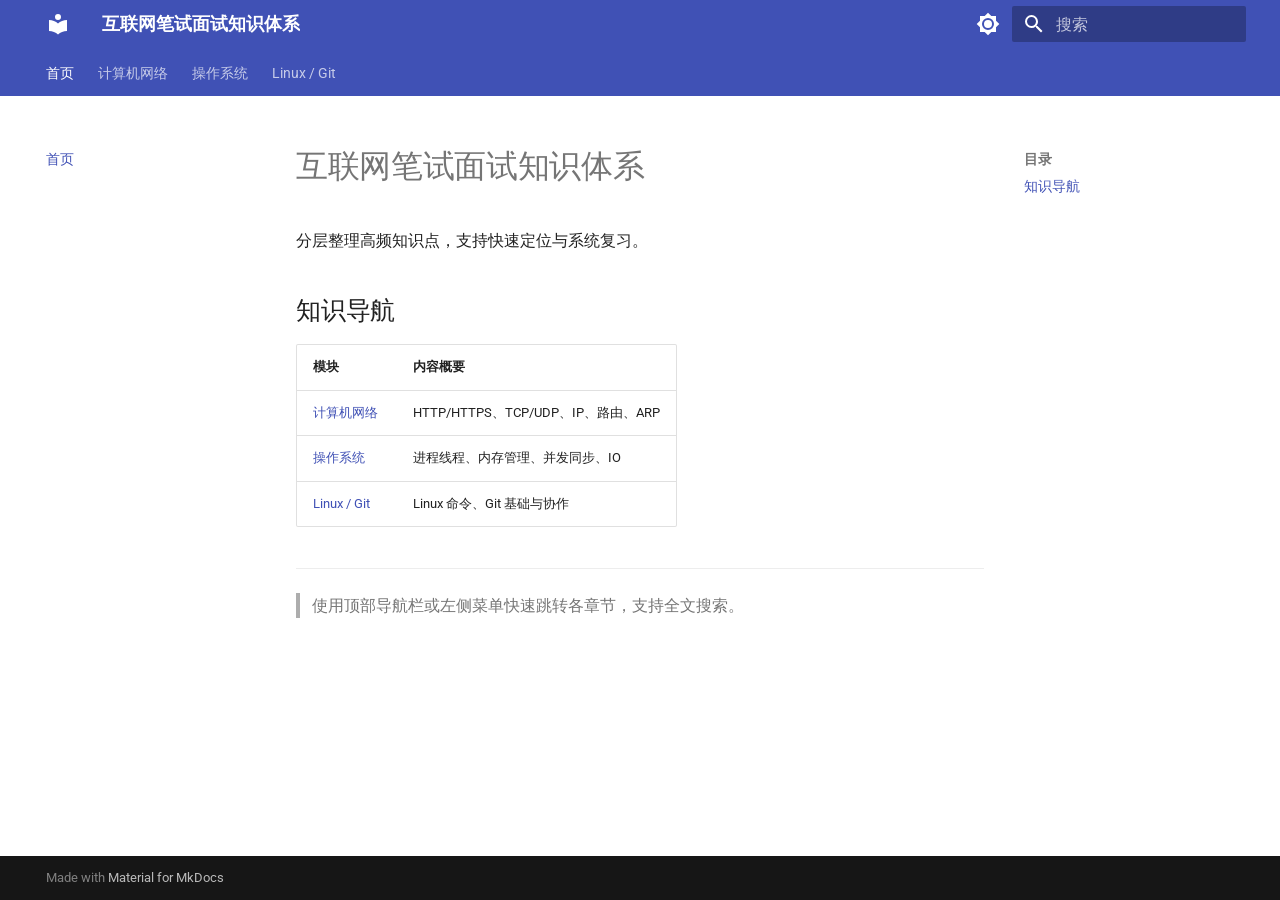
<file: index.html>
<!doctype html>
<html lang="zh" class="no-js">
  <head>
    
      <meta charset="utf-8">
      <meta name="viewport" content="width=device-width,initial-scale=1">
      
        <meta name="description" content="分层整理高频知识点，支持快速定位与系统复习。">
      
      
      
        <link rel="canonical" href="https://garyhe777.github.io/">
      
      
      
        <link rel="next" href="network/">
      
      
        
      
      
      <link rel="icon" href="assets/images/favicon.png">
      <meta name="generator" content="mkdocs-1.6.1, mkdocs-material-9.7.6">
    
    
      
        <title>互联网笔试面试知识体系</title>
      
    
    
      <link rel="stylesheet" href="assets/stylesheets/main.484c7ddc.min.css">
      
        
        <link rel="stylesheet" href="assets/stylesheets/palette.ab4e12ef.min.css">
      
      


    
    
      
    
    
      
        
        
        <link rel="preconnect" href="https://fonts.gstatic.com" crossorigin>
        <link rel="stylesheet" href="https://fonts.googleapis.com/css?family=Roboto:300,300i,400,400i,700,700i%7CRoboto+Mono:400,400i,700,700i&display=fallback">
        <style>:root{--md-text-font:"Roboto";--md-code-font:"Roboto Mono"}</style>
      
    
    
    <script>__md_scope=new URL(".",location),__md_hash=e=>[...e].reduce(((e,_)=>(e<<5)-e+_.charCodeAt(0)),0),__md_get=(e,_=localStorage,t=__md_scope)=>JSON.parse(_.getItem(t.pathname+"."+e)),__md_set=(e,_,t=localStorage,a=__md_scope)=>{try{t.setItem(a.pathname+"."+e,JSON.stringify(_))}catch(e){}}</script>
    
      

    
    
  </head>
  
  
    
    
      
    
    
    
    
    <body dir="ltr" data-md-color-scheme="default" data-md-color-primary="indigo" data-md-color-accent="indigo">
  
    
    <input class="md-toggle" data-md-toggle="drawer" type="checkbox" id="__drawer" autocomplete="off">
    <input class="md-toggle" data-md-toggle="search" type="checkbox" id="__search" autocomplete="off">
    <label class="md-overlay" for="__drawer"></label>
    <div data-md-component="skip">
      
        
        <a href="#_1" class="md-skip">
          跳转至
        </a>
      
    </div>
    <div data-md-component="announce">
      
    </div>
    
    
      

<header class="md-header" data-md-component="header">
  <nav class="md-header__inner md-grid" aria-label="页眉">
    <a href="." title="互联网笔试面试知识体系" class="md-header__button md-logo" aria-label="互联网笔试面试知识体系" data-md-component="logo">
      
  
  <svg xmlns="http://www.w3.org/2000/svg" viewBox="0 0 24 24"><path d="M12 8a3 3 0 0 0 3-3 3 3 0 0 0-3-3 3 3 0 0 0-3 3 3 3 0 0 0 3 3m0 3.54C9.64 9.35 6.5 8 3 8v11c3.5 0 6.64 1.35 9 3.54 2.36-2.19 5.5-3.54 9-3.54V8c-3.5 0-6.64 1.35-9 3.54"/></svg>

    </a>
    <label class="md-header__button md-icon" for="__drawer">
      
      <svg xmlns="http://www.w3.org/2000/svg" viewBox="0 0 24 24"><path d="M3 6h18v2H3zm0 5h18v2H3zm0 5h18v2H3z"/></svg>
    </label>
    <div class="md-header__title" data-md-component="header-title">
      <div class="md-header__ellipsis">
        <div class="md-header__topic">
          <span class="md-ellipsis">
            互联网笔试面试知识体系
          </span>
        </div>
        <div class="md-header__topic" data-md-component="header-topic">
          <span class="md-ellipsis">
            
              首页
            
          </span>
        </div>
      </div>
    </div>
    
      
        <form class="md-header__option" data-md-component="palette">
  
    
    
    
    <input class="md-option" data-md-color-media="" data-md-color-scheme="default" data-md-color-primary="indigo" data-md-color-accent="indigo"  aria-label="切换到深色模式"  type="radio" name="__palette" id="__palette_0">
    
      <label class="md-header__button md-icon" title="切换到深色模式" for="__palette_1" hidden>
        <svg xmlns="http://www.w3.org/2000/svg" viewBox="0 0 24 24"><path d="M12 8a4 4 0 0 0-4 4 4 4 0 0 0 4 4 4 4 0 0 0 4-4 4 4 0 0 0-4-4m0 10a6 6 0 0 1-6-6 6 6 0 0 1 6-6 6 6 0 0 1 6 6 6 6 0 0 1-6 6m8-9.31V4h-4.69L12 .69 8.69 4H4v4.69L.69 12 4 15.31V20h4.69L12 23.31 15.31 20H20v-4.69L23.31 12z"/></svg>
      </label>
    
  
    
    
    
    <input class="md-option" data-md-color-media="" data-md-color-scheme="slate" data-md-color-primary="indigo" data-md-color-accent="indigo"  aria-label="切换到浅色模式"  type="radio" name="__palette" id="__palette_1">
    
      <label class="md-header__button md-icon" title="切换到浅色模式" for="__palette_0" hidden>
        <svg xmlns="http://www.w3.org/2000/svg" viewBox="0 0 24 24"><path d="M12 18c-.89 0-1.74-.2-2.5-.55C11.56 16.5 13 14.42 13 12s-1.44-4.5-3.5-5.45C10.26 6.2 11.11 6 12 6a6 6 0 0 1 6 6 6 6 0 0 1-6 6m8-9.31V4h-4.69L12 .69 8.69 4H4v4.69L.69 12 4 15.31V20h4.69L12 23.31 15.31 20H20v-4.69L23.31 12z"/></svg>
      </label>
    
  
</form>
      
    
    
      <script>var palette=__md_get("__palette");if(palette&&palette.color){if("(prefers-color-scheme)"===palette.color.media){var media=matchMedia("(prefers-color-scheme: light)"),input=document.querySelector(media.matches?"[data-md-color-media='(prefers-color-scheme: light)']":"[data-md-color-media='(prefers-color-scheme: dark)']");palette.color.media=input.getAttribute("data-md-color-media"),palette.color.scheme=input.getAttribute("data-md-color-scheme"),palette.color.primary=input.getAttribute("data-md-color-primary"),palette.color.accent=input.getAttribute("data-md-color-accent")}for(var[key,value]of Object.entries(palette.color))document.body.setAttribute("data-md-color-"+key,value)}</script>
    
    
    
      
      
        <label class="md-header__button md-icon" for="__search">
          
          <svg xmlns="http://www.w3.org/2000/svg" viewBox="0 0 24 24"><path d="M9.5 3A6.5 6.5 0 0 1 16 9.5c0 1.61-.59 3.09-1.56 4.23l.27.27h.79l5 5-1.5 1.5-5-5v-.79l-.27-.27A6.52 6.52 0 0 1 9.5 16 6.5 6.5 0 0 1 3 9.5 6.5 6.5 0 0 1 9.5 3m0 2C7 5 5 7 5 9.5S7 14 9.5 14 14 12 14 9.5 12 5 9.5 5"/></svg>
        </label>
        <div class="md-search" data-md-component="search" role="dialog">
  <label class="md-search__overlay" for="__search"></label>
  <div class="md-search__inner" role="search">
    <form class="md-search__form" name="search">
      <input type="text" class="md-search__input" name="query" aria-label="搜索" placeholder="搜索" autocapitalize="off" autocorrect="off" autocomplete="off" spellcheck="false" data-md-component="search-query" required>
      <label class="md-search__icon md-icon" for="__search">
        
        <svg xmlns="http://www.w3.org/2000/svg" viewBox="0 0 24 24"><path d="M9.5 3A6.5 6.5 0 0 1 16 9.5c0 1.61-.59 3.09-1.56 4.23l.27.27h.79l5 5-1.5 1.5-5-5v-.79l-.27-.27A6.52 6.52 0 0 1 9.5 16 6.5 6.5 0 0 1 3 9.5 6.5 6.5 0 0 1 9.5 3m0 2C7 5 5 7 5 9.5S7 14 9.5 14 14 12 14 9.5 12 5 9.5 5"/></svg>
        
        <svg xmlns="http://www.w3.org/2000/svg" viewBox="0 0 24 24"><path d="M20 11v2H8l5.5 5.5-1.42 1.42L4.16 12l7.92-7.92L13.5 5.5 8 11z"/></svg>
      </label>
      <nav class="md-search__options" aria-label="查找">
        
        <button type="reset" class="md-search__icon md-icon" title="清空当前内容" aria-label="清空当前内容" tabindex="-1">
          
          <svg xmlns="http://www.w3.org/2000/svg" viewBox="0 0 24 24"><path d="M19 6.41 17.59 5 12 10.59 6.41 5 5 6.41 10.59 12 5 17.59 6.41 19 12 13.41 17.59 19 19 17.59 13.41 12z"/></svg>
        </button>
      </nav>
      
        <div class="md-search__suggest" data-md-component="search-suggest"></div>
      
    </form>
    <div class="md-search__output">
      <div class="md-search__scrollwrap" tabindex="0" data-md-scrollfix>
        <div class="md-search-result" data-md-component="search-result">
          <div class="md-search-result__meta">
            正在初始化搜索引擎
          </div>
          <ol class="md-search-result__list" role="presentation"></ol>
        </div>
      </div>
    </div>
  </div>
</div>
      
    
    
  </nav>
  
</header>
    
    <div class="md-container" data-md-component="container">
      
      
        
          
            
<nav class="md-tabs" aria-label="标签" data-md-component="tabs">
  <div class="md-grid">
    <ul class="md-tabs__list">
      
        
  
  
  
    
  
  
    <li class="md-tabs__item md-tabs__item--active">
      <a href="." class="md-tabs__link">
        
  
  
    
  
  首页

      </a>
    </li>
  

      
        
  
  
  
  
    <li class="md-tabs__item">
      <a href="network/" class="md-tabs__link">
        
  
  
    
  
  计算机网络

      </a>
    </li>
  

      
        
  
  
  
  
    <li class="md-tabs__item">
      <a href="os/" class="md-tabs__link">
        
  
  
    
  
  操作系统

      </a>
    </li>
  

      
        
  
  
  
  
    <li class="md-tabs__item">
      <a href="linux-git/" class="md-tabs__link">
        
  
  
    
  
  Linux / Git

      </a>
    </li>
  

      
    </ul>
  </div>
</nav>
          
        
      
      <main class="md-main" data-md-component="main">
        <div class="md-main__inner md-grid">
          
            
              
              <div class="md-sidebar md-sidebar--primary" data-md-component="sidebar" data-md-type="navigation" >
                <div class="md-sidebar__scrollwrap">
                  <div class="md-sidebar__inner">
                    


  


<nav class="md-nav md-nav--primary md-nav--lifted" aria-label="导航栏" data-md-level="0">
  <label class="md-nav__title" for="__drawer">
    <a href="." title="互联网笔试面试知识体系" class="md-nav__button md-logo" aria-label="互联网笔试面试知识体系" data-md-component="logo">
      
  
  <svg xmlns="http://www.w3.org/2000/svg" viewBox="0 0 24 24"><path d="M12 8a3 3 0 0 0 3-3 3 3 0 0 0-3-3 3 3 0 0 0-3 3 3 3 0 0 0 3 3m0 3.54C9.64 9.35 6.5 8 3 8v11c3.5 0 6.64 1.35 9 3.54 2.36-2.19 5.5-3.54 9-3.54V8c-3.5 0-6.64 1.35-9 3.54"/></svg>

    </a>
    互联网笔试面试知识体系
  </label>
  
  <ul class="md-nav__list" data-md-scrollfix>
    
      
      
  
  
    
  
  
  
    <li class="md-nav__item md-nav__item--active">
      
      <input class="md-nav__toggle md-toggle" type="checkbox" id="__toc">
      
      
        
      
      
        <label class="md-nav__link md-nav__link--active" for="__toc">
          
  
  
  <span class="md-ellipsis">
    
  
    首页
  

    
  </span>
  
  

          <span class="md-nav__icon md-icon"></span>
        </label>
      
      <a href="." class="md-nav__link md-nav__link--active">
        
  
  
  <span class="md-ellipsis">
    
  
    首页
  

    
  </span>
  
  

      </a>
      
        

<nav class="md-nav md-nav--secondary" aria-label="目录">
  
  
  
    
  
  
    <label class="md-nav__title" for="__toc">
      <span class="md-nav__icon md-icon"></span>
      目录
    </label>
    <ul class="md-nav__list" data-md-component="toc" data-md-scrollfix>
      
        <li class="md-nav__item">
  <a href="#_2" class="md-nav__link">
    <span class="md-ellipsis">
      
        知识导航
      
    </span>
  </a>
  
</li>
      
    </ul>
  
</nav>
      
    </li>
  

    
      
      
  
  
  
  
    <li class="md-nav__item">
      <a href="network/" class="md-nav__link">
        
  
  
  <span class="md-ellipsis">
    
  
    计算机网络
  

    
  </span>
  
  

      </a>
    </li>
  

    
      
      
  
  
  
  
    <li class="md-nav__item">
      <a href="os/" class="md-nav__link">
        
  
  
  <span class="md-ellipsis">
    
  
    操作系统
  

    
  </span>
  
  

      </a>
    </li>
  

    
      
      
  
  
  
  
    <li class="md-nav__item">
      <a href="linux-git/" class="md-nav__link">
        
  
  
  <span class="md-ellipsis">
    
  
    Linux / Git
  

    
  </span>
  
  

      </a>
    </li>
  

    
  </ul>
</nav>
                  </div>
                </div>
              </div>
            
            
              
              <div class="md-sidebar md-sidebar--secondary" data-md-component="sidebar" data-md-type="toc" >
                <div class="md-sidebar__scrollwrap">
                  <div class="md-sidebar__inner">
                    

<nav class="md-nav md-nav--secondary" aria-label="目录">
  
  
  
    
  
  
    <label class="md-nav__title" for="__toc">
      <span class="md-nav__icon md-icon"></span>
      目录
    </label>
    <ul class="md-nav__list" data-md-component="toc" data-md-scrollfix>
      
        <li class="md-nav__item">
  <a href="#_2" class="md-nav__link">
    <span class="md-ellipsis">
      
        知识导航
      
    </span>
  </a>
  
</li>
      
    </ul>
  
</nav>
                  </div>
                </div>
              </div>
            
          
          
            <div class="md-content" data-md-component="content">
              
              <article class="md-content__inner md-typeset">
                
                  



<h1 id="_1">互联网笔试面试知识体系</h1>
<p>分层整理高频知识点，支持快速定位与系统复习。</p>
<h2 id="_2">知识导航</h2>
<table>
<thead>
<tr>
<th>模块</th>
<th>内容概要</th>
</tr>
</thead>
<tbody>
<tr>
<td><a href="network/">计算机网络</a></td>
<td>HTTP/HTTPS、TCP/UDP、IP、路由、ARP</td>
</tr>
<tr>
<td><a href="os/">操作系统</a></td>
<td>进程线程、内存管理、并发同步、IO</td>
</tr>
<tr>
<td><a href="linux-git/">Linux / Git</a></td>
<td>Linux 命令、Git 基础与协作</td>
</tr>
</tbody>
</table>
<hr />
<blockquote>
<p>使用顶部导航栏或左侧菜单快速跳转各章节，支持全文搜索。</p>
</blockquote>












                
              </article>
            </div>
          
          
<script>var target=document.getElementById(location.hash.slice(1));target&&target.name&&(target.checked=target.name.startsWith("__tabbed_"))</script>
        </div>
        
          <button type="button" class="md-top md-icon" data-md-component="top" hidden>
  
  <svg xmlns="http://www.w3.org/2000/svg" viewBox="0 0 24 24"><path d="M13 20h-2V8l-5.5 5.5-1.42-1.42L12 4.16l7.92 7.92-1.42 1.42L13 8z"/></svg>
  回到页面顶部
</button>
        
      </main>
      
        <footer class="md-footer">
  
  <div class="md-footer-meta md-typeset">
    <div class="md-footer-meta__inner md-grid">
      <div class="md-copyright">
  
  
    Made with
    <a href="https://squidfunk.github.io/mkdocs-material/" target="_blank" rel="noopener">
      Material for MkDocs
    </a>
  
</div>
      
    </div>
  </div>
</footer>
      
    </div>
    <div class="md-dialog" data-md-component="dialog">
      <div class="md-dialog__inner md-typeset"></div>
    </div>
    
    
    
      
      
      <script id="__config" type="application/json">{"annotate": null, "base": ".", "features": ["navigation.tabs", "navigation.sections", "navigation.top", "search.highlight", "search.suggest", "content.code.copy"], "search": "assets/javascripts/workers/search.2c215733.min.js", "tags": null, "translations": {"clipboard.copied": "\u5df2\u590d\u5236", "clipboard.copy": "\u590d\u5236", "search.result.more.one": "\u5728\u8be5\u9875\u4e0a\u8fd8\u6709 1 \u4e2a\u7b26\u5408\u6761\u4ef6\u7684\u7ed3\u679c", "search.result.more.other": "\u5728\u8be5\u9875\u4e0a\u8fd8\u6709 # \u4e2a\u7b26\u5408\u6761\u4ef6\u7684\u7ed3\u679c", "search.result.none": "\u6ca1\u6709\u627e\u5230\u7b26\u5408\u6761\u4ef6\u7684\u7ed3\u679c", "search.result.one": "\u627e\u5230 1 \u4e2a\u7b26\u5408\u6761\u4ef6\u7684\u7ed3\u679c", "search.result.other": "# \u4e2a\u7b26\u5408\u6761\u4ef6\u7684\u7ed3\u679c", "search.result.placeholder": "\u952e\u5165\u4ee5\u5f00\u59cb\u641c\u7d22", "search.result.term.missing": "\u7f3a\u5c11", "select.version": "\u9009\u62e9\u5f53\u524d\u7248\u672c"}, "version": null}</script>
    
    
      <script src="assets/javascripts/bundle.79ae519e.min.js"></script>
      
    
  </body>
</html>
</file>
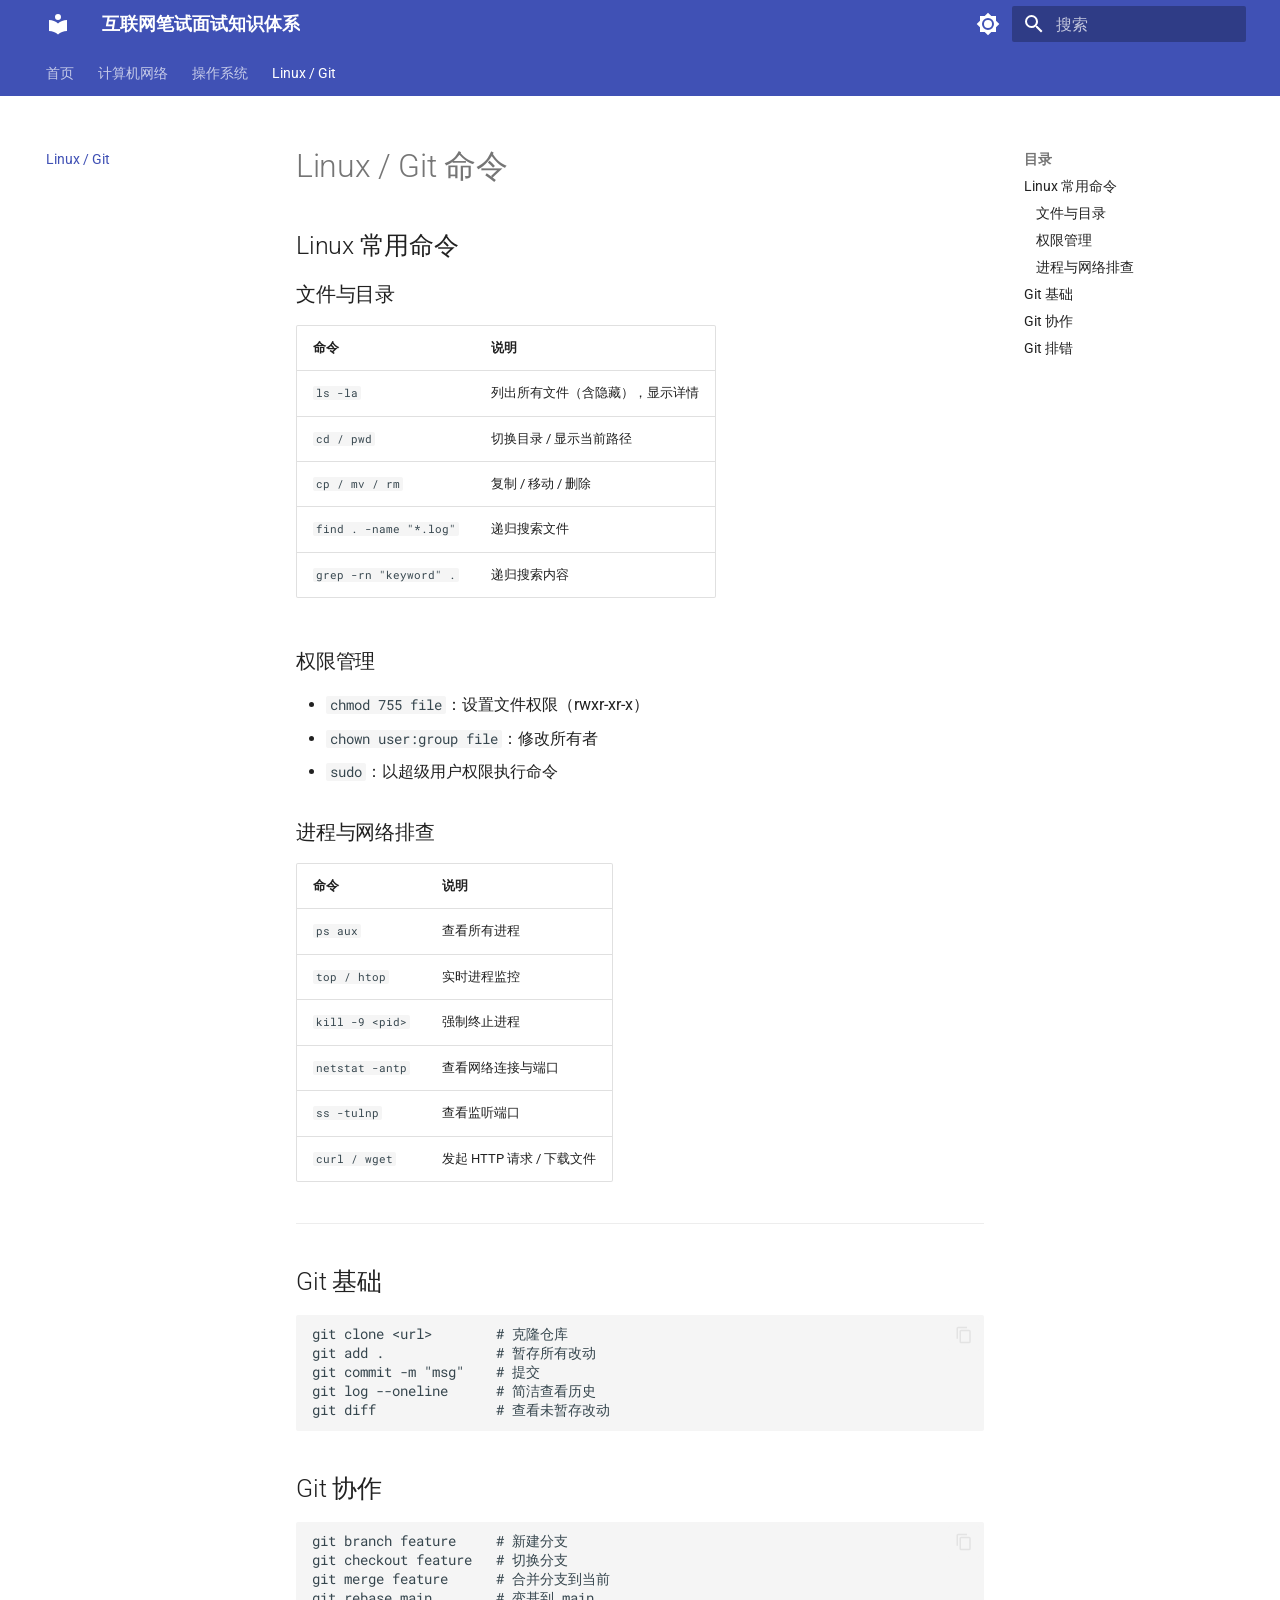
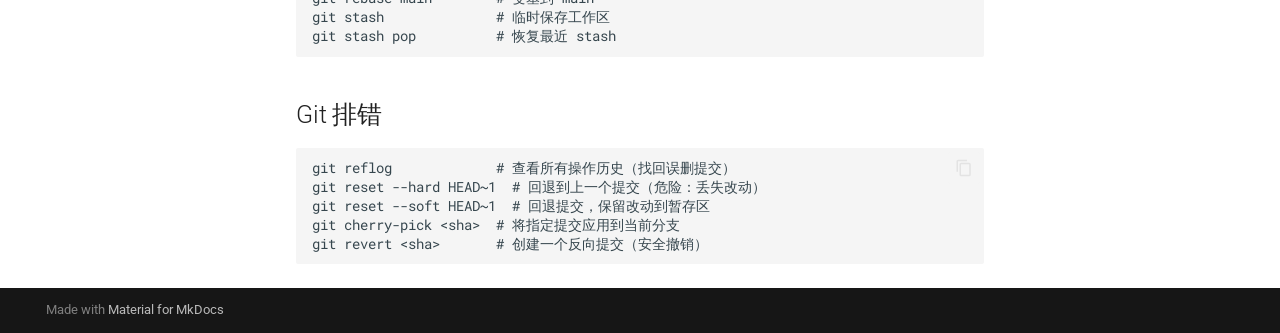
<file: linux-git/index.html>
<!doctype html>
<html lang="zh" class="no-js">
  <head>
    
      <meta charset="utf-8">
      <meta name="viewport" content="width=device-width,initial-scale=1">
      
        <meta name="description" content="分层整理高频知识点，支持快速定位与系统复习。">
      
      
      
        <link rel="canonical" href="https://garyhe777.github.io/linux-git/">
      
      
        <link rel="prev" href="../os/">
      
      
      
        
      
      
      <link rel="icon" href="../assets/images/favicon.png">
      <meta name="generator" content="mkdocs-1.6.1, mkdocs-material-9.7.6">
    
    
      
        <title>Linux / Git - 互联网笔试面试知识体系</title>
      
    
    
      <link rel="stylesheet" href="../assets/stylesheets/main.484c7ddc.min.css">
      
        
        <link rel="stylesheet" href="../assets/stylesheets/palette.ab4e12ef.min.css">
      
      


    
    
      
    
    
      
        
        
        <link rel="preconnect" href="https://fonts.gstatic.com" crossorigin>
        <link rel="stylesheet" href="https://fonts.googleapis.com/css?family=Roboto:300,300i,400,400i,700,700i%7CRoboto+Mono:400,400i,700,700i&display=fallback">
        <style>:root{--md-text-font:"Roboto";--md-code-font:"Roboto Mono"}</style>
      
    
    
    <script>__md_scope=new URL("..",location),__md_hash=e=>[...e].reduce(((e,_)=>(e<<5)-e+_.charCodeAt(0)),0),__md_get=(e,_=localStorage,t=__md_scope)=>JSON.parse(_.getItem(t.pathname+"."+e)),__md_set=(e,_,t=localStorage,a=__md_scope)=>{try{t.setItem(a.pathname+"."+e,JSON.stringify(_))}catch(e){}}</script>
    
      

    
    
  </head>
  
  
    
    
      
    
    
    
    
    <body dir="ltr" data-md-color-scheme="default" data-md-color-primary="indigo" data-md-color-accent="indigo">
  
    
    <input class="md-toggle" data-md-toggle="drawer" type="checkbox" id="__drawer" autocomplete="off">
    <input class="md-toggle" data-md-toggle="search" type="checkbox" id="__search" autocomplete="off">
    <label class="md-overlay" for="__drawer"></label>
    <div data-md-component="skip">
      
        
        <a href="#linux-git" class="md-skip">
          跳转至
        </a>
      
    </div>
    <div data-md-component="announce">
      
    </div>
    
    
      

<header class="md-header" data-md-component="header">
  <nav class="md-header__inner md-grid" aria-label="页眉">
    <a href=".." title="互联网笔试面试知识体系" class="md-header__button md-logo" aria-label="互联网笔试面试知识体系" data-md-component="logo">
      
  
  <svg xmlns="http://www.w3.org/2000/svg" viewBox="0 0 24 24"><path d="M12 8a3 3 0 0 0 3-3 3 3 0 0 0-3-3 3 3 0 0 0-3 3 3 3 0 0 0 3 3m0 3.54C9.64 9.35 6.5 8 3 8v11c3.5 0 6.64 1.35 9 3.54 2.36-2.19 5.5-3.54 9-3.54V8c-3.5 0-6.64 1.35-9 3.54"/></svg>

    </a>
    <label class="md-header__button md-icon" for="__drawer">
      
      <svg xmlns="http://www.w3.org/2000/svg" viewBox="0 0 24 24"><path d="M3 6h18v2H3zm0 5h18v2H3zm0 5h18v2H3z"/></svg>
    </label>
    <div class="md-header__title" data-md-component="header-title">
      <div class="md-header__ellipsis">
        <div class="md-header__topic">
          <span class="md-ellipsis">
            互联网笔试面试知识体系
          </span>
        </div>
        <div class="md-header__topic" data-md-component="header-topic">
          <span class="md-ellipsis">
            
              Linux / Git
            
          </span>
        </div>
      </div>
    </div>
    
      
        <form class="md-header__option" data-md-component="palette">
  
    
    
    
    <input class="md-option" data-md-color-media="" data-md-color-scheme="default" data-md-color-primary="indigo" data-md-color-accent="indigo"  aria-label="切换到深色模式"  type="radio" name="__palette" id="__palette_0">
    
      <label class="md-header__button md-icon" title="切换到深色模式" for="__palette_1" hidden>
        <svg xmlns="http://www.w3.org/2000/svg" viewBox="0 0 24 24"><path d="M12 8a4 4 0 0 0-4 4 4 4 0 0 0 4 4 4 4 0 0 0 4-4 4 4 0 0 0-4-4m0 10a6 6 0 0 1-6-6 6 6 0 0 1 6-6 6 6 0 0 1 6 6 6 6 0 0 1-6 6m8-9.31V4h-4.69L12 .69 8.69 4H4v4.69L.69 12 4 15.31V20h4.69L12 23.31 15.31 20H20v-4.69L23.31 12z"/></svg>
      </label>
    
  
    
    
    
    <input class="md-option" data-md-color-media="" data-md-color-scheme="slate" data-md-color-primary="indigo" data-md-color-accent="indigo"  aria-label="切换到浅色模式"  type="radio" name="__palette" id="__palette_1">
    
      <label class="md-header__button md-icon" title="切换到浅色模式" for="__palette_0" hidden>
        <svg xmlns="http://www.w3.org/2000/svg" viewBox="0 0 24 24"><path d="M12 18c-.89 0-1.74-.2-2.5-.55C11.56 16.5 13 14.42 13 12s-1.44-4.5-3.5-5.45C10.26 6.2 11.11 6 12 6a6 6 0 0 1 6 6 6 6 0 0 1-6 6m8-9.31V4h-4.69L12 .69 8.69 4H4v4.69L.69 12 4 15.31V20h4.69L12 23.31 15.31 20H20v-4.69L23.31 12z"/></svg>
      </label>
    
  
</form>
      
    
    
      <script>var palette=__md_get("__palette");if(palette&&palette.color){if("(prefers-color-scheme)"===palette.color.media){var media=matchMedia("(prefers-color-scheme: light)"),input=document.querySelector(media.matches?"[data-md-color-media='(prefers-color-scheme: light)']":"[data-md-color-media='(prefers-color-scheme: dark)']");palette.color.media=input.getAttribute("data-md-color-media"),palette.color.scheme=input.getAttribute("data-md-color-scheme"),palette.color.primary=input.getAttribute("data-md-color-primary"),palette.color.accent=input.getAttribute("data-md-color-accent")}for(var[key,value]of Object.entries(palette.color))document.body.setAttribute("data-md-color-"+key,value)}</script>
    
    
    
      
      
        <label class="md-header__button md-icon" for="__search">
          
          <svg xmlns="http://www.w3.org/2000/svg" viewBox="0 0 24 24"><path d="M9.5 3A6.5 6.5 0 0 1 16 9.5c0 1.61-.59 3.09-1.56 4.23l.27.27h.79l5 5-1.5 1.5-5-5v-.79l-.27-.27A6.52 6.52 0 0 1 9.5 16 6.5 6.5 0 0 1 3 9.5 6.5 6.5 0 0 1 9.5 3m0 2C7 5 5 7 5 9.5S7 14 9.5 14 14 12 14 9.5 12 5 9.5 5"/></svg>
        </label>
        <div class="md-search" data-md-component="search" role="dialog">
  <label class="md-search__overlay" for="__search"></label>
  <div class="md-search__inner" role="search">
    <form class="md-search__form" name="search">
      <input type="text" class="md-search__input" name="query" aria-label="搜索" placeholder="搜索" autocapitalize="off" autocorrect="off" autocomplete="off" spellcheck="false" data-md-component="search-query" required>
      <label class="md-search__icon md-icon" for="__search">
        
        <svg xmlns="http://www.w3.org/2000/svg" viewBox="0 0 24 24"><path d="M9.5 3A6.5 6.5 0 0 1 16 9.5c0 1.61-.59 3.09-1.56 4.23l.27.27h.79l5 5-1.5 1.5-5-5v-.79l-.27-.27A6.52 6.52 0 0 1 9.5 16 6.5 6.5 0 0 1 3 9.5 6.5 6.5 0 0 1 9.5 3m0 2C7 5 5 7 5 9.5S7 14 9.5 14 14 12 14 9.5 12 5 9.5 5"/></svg>
        
        <svg xmlns="http://www.w3.org/2000/svg" viewBox="0 0 24 24"><path d="M20 11v2H8l5.5 5.5-1.42 1.42L4.16 12l7.92-7.92L13.5 5.5 8 11z"/></svg>
      </label>
      <nav class="md-search__options" aria-label="查找">
        
        <button type="reset" class="md-search__icon md-icon" title="清空当前内容" aria-label="清空当前内容" tabindex="-1">
          
          <svg xmlns="http://www.w3.org/2000/svg" viewBox="0 0 24 24"><path d="M19 6.41 17.59 5 12 10.59 6.41 5 5 6.41 10.59 12 5 17.59 6.41 19 12 13.41 17.59 19 19 17.59 13.41 12z"/></svg>
        </button>
      </nav>
      
        <div class="md-search__suggest" data-md-component="search-suggest"></div>
      
    </form>
    <div class="md-search__output">
      <div class="md-search__scrollwrap" tabindex="0" data-md-scrollfix>
        <div class="md-search-result" data-md-component="search-result">
          <div class="md-search-result__meta">
            正在初始化搜索引擎
          </div>
          <ol class="md-search-result__list" role="presentation"></ol>
        </div>
      </div>
    </div>
  </div>
</div>
      
    
    
  </nav>
  
</header>
    
    <div class="md-container" data-md-component="container">
      
      
        
          
            
<nav class="md-tabs" aria-label="标签" data-md-component="tabs">
  <div class="md-grid">
    <ul class="md-tabs__list">
      
        
  
  
  
  
    <li class="md-tabs__item">
      <a href=".." class="md-tabs__link">
        
  
  
    
  
  首页

      </a>
    </li>
  

      
        
  
  
  
  
    <li class="md-tabs__item">
      <a href="../network/" class="md-tabs__link">
        
  
  
    
  
  计算机网络

      </a>
    </li>
  

      
        
  
  
  
  
    <li class="md-tabs__item">
      <a href="../os/" class="md-tabs__link">
        
  
  
    
  
  操作系统

      </a>
    </li>
  

      
        
  
  
  
    
  
  
    <li class="md-tabs__item md-tabs__item--active">
      <a href="./" class="md-tabs__link">
        
  
  
    
  
  Linux / Git

      </a>
    </li>
  

      
    </ul>
  </div>
</nav>
          
        
      
      <main class="md-main" data-md-component="main">
        <div class="md-main__inner md-grid">
          
            
              
              <div class="md-sidebar md-sidebar--primary" data-md-component="sidebar" data-md-type="navigation" >
                <div class="md-sidebar__scrollwrap">
                  <div class="md-sidebar__inner">
                    


  


<nav class="md-nav md-nav--primary md-nav--lifted" aria-label="导航栏" data-md-level="0">
  <label class="md-nav__title" for="__drawer">
    <a href=".." title="互联网笔试面试知识体系" class="md-nav__button md-logo" aria-label="互联网笔试面试知识体系" data-md-component="logo">
      
  
  <svg xmlns="http://www.w3.org/2000/svg" viewBox="0 0 24 24"><path d="M12 8a3 3 0 0 0 3-3 3 3 0 0 0-3-3 3 3 0 0 0-3 3 3 3 0 0 0 3 3m0 3.54C9.64 9.35 6.5 8 3 8v11c3.5 0 6.64 1.35 9 3.54 2.36-2.19 5.5-3.54 9-3.54V8c-3.5 0-6.64 1.35-9 3.54"/></svg>

    </a>
    互联网笔试面试知识体系
  </label>
  
  <ul class="md-nav__list" data-md-scrollfix>
    
      
      
  
  
  
  
    <li class="md-nav__item">
      <a href=".." class="md-nav__link">
        
  
  
  <span class="md-ellipsis">
    
  
    首页
  

    
  </span>
  
  

      </a>
    </li>
  

    
      
      
  
  
  
  
    <li class="md-nav__item">
      <a href="../network/" class="md-nav__link">
        
  
  
  <span class="md-ellipsis">
    
  
    计算机网络
  

    
  </span>
  
  

      </a>
    </li>
  

    
      
      
  
  
  
  
    <li class="md-nav__item">
      <a href="../os/" class="md-nav__link">
        
  
  
  <span class="md-ellipsis">
    
  
    操作系统
  

    
  </span>
  
  

      </a>
    </li>
  

    
      
      
  
  
    
  
  
  
    <li class="md-nav__item md-nav__item--active">
      
      <input class="md-nav__toggle md-toggle" type="checkbox" id="__toc">
      
      
        
      
      
        <label class="md-nav__link md-nav__link--active" for="__toc">
          
  
  
  <span class="md-ellipsis">
    
  
    Linux / Git
  

    
  </span>
  
  

          <span class="md-nav__icon md-icon"></span>
        </label>
      
      <a href="./" class="md-nav__link md-nav__link--active">
        
  
  
  <span class="md-ellipsis">
    
  
    Linux / Git
  

    
  </span>
  
  

      </a>
      
        

<nav class="md-nav md-nav--secondary" aria-label="目录">
  
  
  
    
  
  
    <label class="md-nav__title" for="__toc">
      <span class="md-nav__icon md-icon"></span>
      目录
    </label>
    <ul class="md-nav__list" data-md-component="toc" data-md-scrollfix>
      
        <li class="md-nav__item">
  <a href="#linux" class="md-nav__link">
    <span class="md-ellipsis">
      
        Linux 常用命令
      
    </span>
  </a>
  
    <nav class="md-nav" aria-label="Linux 常用命令">
      <ul class="md-nav__list">
        
          <li class="md-nav__item">
  <a href="#_1" class="md-nav__link">
    <span class="md-ellipsis">
      
        文件与目录
      
    </span>
  </a>
  
</li>
        
          <li class="md-nav__item">
  <a href="#_2" class="md-nav__link">
    <span class="md-ellipsis">
      
        权限管理
      
    </span>
  </a>
  
</li>
        
          <li class="md-nav__item">
  <a href="#_3" class="md-nav__link">
    <span class="md-ellipsis">
      
        进程与网络排查
      
    </span>
  </a>
  
</li>
        
      </ul>
    </nav>
  
</li>
      
        <li class="md-nav__item">
  <a href="#git" class="md-nav__link">
    <span class="md-ellipsis">
      
        Git 基础
      
    </span>
  </a>
  
</li>
      
        <li class="md-nav__item">
  <a href="#git_1" class="md-nav__link">
    <span class="md-ellipsis">
      
        Git 协作
      
    </span>
  </a>
  
</li>
      
        <li class="md-nav__item">
  <a href="#git_2" class="md-nav__link">
    <span class="md-ellipsis">
      
        Git 排错
      
    </span>
  </a>
  
</li>
      
    </ul>
  
</nav>
      
    </li>
  

    
  </ul>
</nav>
                  </div>
                </div>
              </div>
            
            
              
              <div class="md-sidebar md-sidebar--secondary" data-md-component="sidebar" data-md-type="toc" >
                <div class="md-sidebar__scrollwrap">
                  <div class="md-sidebar__inner">
                    

<nav class="md-nav md-nav--secondary" aria-label="目录">
  
  
  
    
  
  
    <label class="md-nav__title" for="__toc">
      <span class="md-nav__icon md-icon"></span>
      目录
    </label>
    <ul class="md-nav__list" data-md-component="toc" data-md-scrollfix>
      
        <li class="md-nav__item">
  <a href="#linux" class="md-nav__link">
    <span class="md-ellipsis">
      
        Linux 常用命令
      
    </span>
  </a>
  
    <nav class="md-nav" aria-label="Linux 常用命令">
      <ul class="md-nav__list">
        
          <li class="md-nav__item">
  <a href="#_1" class="md-nav__link">
    <span class="md-ellipsis">
      
        文件与目录
      
    </span>
  </a>
  
</li>
        
          <li class="md-nav__item">
  <a href="#_2" class="md-nav__link">
    <span class="md-ellipsis">
      
        权限管理
      
    </span>
  </a>
  
</li>
        
          <li class="md-nav__item">
  <a href="#_3" class="md-nav__link">
    <span class="md-ellipsis">
      
        进程与网络排查
      
    </span>
  </a>
  
</li>
        
      </ul>
    </nav>
  
</li>
      
        <li class="md-nav__item">
  <a href="#git" class="md-nav__link">
    <span class="md-ellipsis">
      
        Git 基础
      
    </span>
  </a>
  
</li>
      
        <li class="md-nav__item">
  <a href="#git_1" class="md-nav__link">
    <span class="md-ellipsis">
      
        Git 协作
      
    </span>
  </a>
  
</li>
      
        <li class="md-nav__item">
  <a href="#git_2" class="md-nav__link">
    <span class="md-ellipsis">
      
        Git 排错
      
    </span>
  </a>
  
</li>
      
    </ul>
  
</nav>
                  </div>
                </div>
              </div>
            
          
          
            <div class="md-content" data-md-component="content">
              
              <article class="md-content__inner md-typeset">
                
                  



<h1 id="linux-git">Linux / Git 命令</h1>
<h2 id="linux">Linux 常用命令</h2>
<h3 id="_1">文件与目录</h3>
<table>
<thead>
<tr>
<th>命令</th>
<th>说明</th>
</tr>
</thead>
<tbody>
<tr>
<td><code>ls -la</code></td>
<td>列出所有文件（含隐藏），显示详情</td>
</tr>
<tr>
<td><code>cd / pwd</code></td>
<td>切换目录 / 显示当前路径</td>
</tr>
<tr>
<td><code>cp / mv / rm</code></td>
<td>复制 / 移动 / 删除</td>
</tr>
<tr>
<td><code>find . -name "*.log"</code></td>
<td>递归搜索文件</td>
</tr>
<tr>
<td><code>grep -rn "keyword" .</code></td>
<td>递归搜索内容</td>
</tr>
</tbody>
</table>
<h3 id="_2">权限管理</h3>
<ul>
<li><code>chmod 755 file</code>：设置文件权限（rwxr-xr-x）</li>
<li><code>chown user:group file</code>：修改所有者</li>
<li><code>sudo</code>：以超级用户权限执行命令</li>
</ul>
<h3 id="_3">进程与网络排查</h3>
<table>
<thead>
<tr>
<th>命令</th>
<th>说明</th>
</tr>
</thead>
<tbody>
<tr>
<td><code>ps aux</code></td>
<td>查看所有进程</td>
</tr>
<tr>
<td><code>top / htop</code></td>
<td>实时进程监控</td>
</tr>
<tr>
<td><code>kill -9 &lt;pid&gt;</code></td>
<td>强制终止进程</td>
</tr>
<tr>
<td><code>netstat -antp</code></td>
<td>查看网络连接与端口</td>
</tr>
<tr>
<td><code>ss -tulnp</code></td>
<td>查看监听端口</td>
</tr>
<tr>
<td><code>curl / wget</code></td>
<td>发起 HTTP 请求 / 下载文件</td>
</tr>
</tbody>
</table>
<hr />
<h2 id="git">Git 基础</h2>
<pre><code class="language-bash">git clone &lt;url&gt;        # 克隆仓库
git add .              # 暂存所有改动
git commit -m &quot;msg&quot;    # 提交
git log --oneline      # 简洁查看历史
git diff               # 查看未暂存改动
</code></pre>
<h2 id="git_1">Git 协作</h2>
<pre><code class="language-bash">git branch feature     # 新建分支
git checkout feature   # 切换分支
git merge feature      # 合并分支到当前
git rebase main        # 变基到 main
git stash              # 临时保存工作区
git stash pop          # 恢复最近 stash
</code></pre>
<h2 id="git_2">Git 排错</h2>
<pre><code class="language-bash">git reflog             # 查看所有操作历史（找回误删提交）
git reset --hard HEAD~1  # 回退到上一个提交（危险：丢失改动）
git reset --soft HEAD~1  # 回退提交，保留改动到暂存区
git cherry-pick &lt;sha&gt;  # 将指定提交应用到当前分支
git revert &lt;sha&gt;       # 创建一个反向提交（安全撤销）
</code></pre>












                
              </article>
            </div>
          
          
<script>var target=document.getElementById(location.hash.slice(1));target&&target.name&&(target.checked=target.name.startsWith("__tabbed_"))</script>
        </div>
        
          <button type="button" class="md-top md-icon" data-md-component="top" hidden>
  
  <svg xmlns="http://www.w3.org/2000/svg" viewBox="0 0 24 24"><path d="M13 20h-2V8l-5.5 5.5-1.42-1.42L12 4.16l7.92 7.92-1.42 1.42L13 8z"/></svg>
  回到页面顶部
</button>
        
      </main>
      
        <footer class="md-footer">
  
  <div class="md-footer-meta md-typeset">
    <div class="md-footer-meta__inner md-grid">
      <div class="md-copyright">
  
  
    Made with
    <a href="https://squidfunk.github.io/mkdocs-material/" target="_blank" rel="noopener">
      Material for MkDocs
    </a>
  
</div>
      
    </div>
  </div>
</footer>
      
    </div>
    <div class="md-dialog" data-md-component="dialog">
      <div class="md-dialog__inner md-typeset"></div>
    </div>
    
    
    
      
      
      <script id="__config" type="application/json">{"annotate": null, "base": "..", "features": ["navigation.tabs", "navigation.sections", "navigation.top", "search.highlight", "search.suggest", "content.code.copy"], "search": "../assets/javascripts/workers/search.2c215733.min.js", "tags": null, "translations": {"clipboard.copied": "\u5df2\u590d\u5236", "clipboard.copy": "\u590d\u5236", "search.result.more.one": "\u5728\u8be5\u9875\u4e0a\u8fd8\u6709 1 \u4e2a\u7b26\u5408\u6761\u4ef6\u7684\u7ed3\u679c", "search.result.more.other": "\u5728\u8be5\u9875\u4e0a\u8fd8\u6709 # \u4e2a\u7b26\u5408\u6761\u4ef6\u7684\u7ed3\u679c", "search.result.none": "\u6ca1\u6709\u627e\u5230\u7b26\u5408\u6761\u4ef6\u7684\u7ed3\u679c", "search.result.one": "\u627e\u5230 1 \u4e2a\u7b26\u5408\u6761\u4ef6\u7684\u7ed3\u679c", "search.result.other": "# \u4e2a\u7b26\u5408\u6761\u4ef6\u7684\u7ed3\u679c", "search.result.placeholder": "\u952e\u5165\u4ee5\u5f00\u59cb\u641c\u7d22", "search.result.term.missing": "\u7f3a\u5c11", "select.version": "\u9009\u62e9\u5f53\u524d\u7248\u672c"}, "version": null}</script>
    
    
      <script src="../assets/javascripts/bundle.79ae519e.min.js"></script>
      
    
  </body>
</html>
</file>
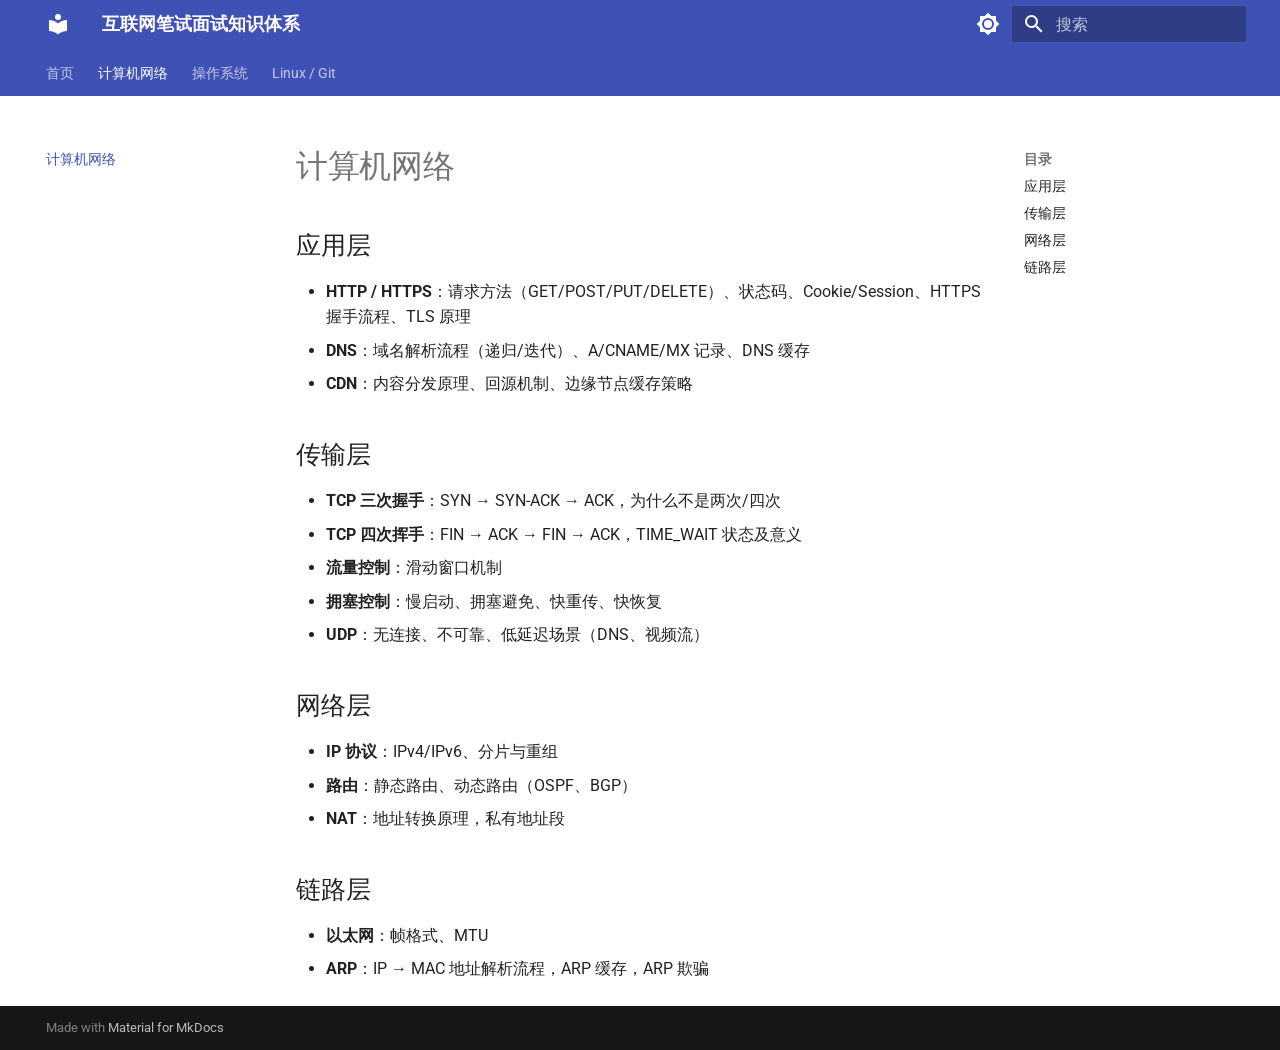
<file: network/index.html>
<!doctype html>
<html lang="zh" class="no-js">
  <head>
    
      <meta charset="utf-8">
      <meta name="viewport" content="width=device-width,initial-scale=1">
      
        <meta name="description" content="分层整理高频知识点，支持快速定位与系统复习。">
      
      
      
        <link rel="canonical" href="https://garyhe777.github.io/network/">
      
      
        <link rel="prev" href="..">
      
      
        <link rel="next" href="../os/">
      
      
        
      
      
      <link rel="icon" href="../assets/images/favicon.png">
      <meta name="generator" content="mkdocs-1.6.1, mkdocs-material-9.7.6">
    
    
      
        <title>计算机网络 - 互联网笔试面试知识体系</title>
      
    
    
      <link rel="stylesheet" href="../assets/stylesheets/main.484c7ddc.min.css">
      
        
        <link rel="stylesheet" href="../assets/stylesheets/palette.ab4e12ef.min.css">
      
      


    
    
      
    
    
      
        
        
        <link rel="preconnect" href="https://fonts.gstatic.com" crossorigin>
        <link rel="stylesheet" href="https://fonts.googleapis.com/css?family=Roboto:300,300i,400,400i,700,700i%7CRoboto+Mono:400,400i,700,700i&display=fallback">
        <style>:root{--md-text-font:"Roboto";--md-code-font:"Roboto Mono"}</style>
      
    
    
    <script>__md_scope=new URL("..",location),__md_hash=e=>[...e].reduce(((e,_)=>(e<<5)-e+_.charCodeAt(0)),0),__md_get=(e,_=localStorage,t=__md_scope)=>JSON.parse(_.getItem(t.pathname+"."+e)),__md_set=(e,_,t=localStorage,a=__md_scope)=>{try{t.setItem(a.pathname+"."+e,JSON.stringify(_))}catch(e){}}</script>
    
      

    
    
  </head>
  
  
    
    
      
    
    
    
    
    <body dir="ltr" data-md-color-scheme="default" data-md-color-primary="indigo" data-md-color-accent="indigo">
  
    
    <input class="md-toggle" data-md-toggle="drawer" type="checkbox" id="__drawer" autocomplete="off">
    <input class="md-toggle" data-md-toggle="search" type="checkbox" id="__search" autocomplete="off">
    <label class="md-overlay" for="__drawer"></label>
    <div data-md-component="skip">
      
        
        <a href="#_1" class="md-skip">
          跳转至
        </a>
      
    </div>
    <div data-md-component="announce">
      
    </div>
    
    
      

<header class="md-header" data-md-component="header">
  <nav class="md-header__inner md-grid" aria-label="页眉">
    <a href=".." title="互联网笔试面试知识体系" class="md-header__button md-logo" aria-label="互联网笔试面试知识体系" data-md-component="logo">
      
  
  <svg xmlns="http://www.w3.org/2000/svg" viewBox="0 0 24 24"><path d="M12 8a3 3 0 0 0 3-3 3 3 0 0 0-3-3 3 3 0 0 0-3 3 3 3 0 0 0 3 3m0 3.54C9.64 9.35 6.5 8 3 8v11c3.5 0 6.64 1.35 9 3.54 2.36-2.19 5.5-3.54 9-3.54V8c-3.5 0-6.64 1.35-9 3.54"/></svg>

    </a>
    <label class="md-header__button md-icon" for="__drawer">
      
      <svg xmlns="http://www.w3.org/2000/svg" viewBox="0 0 24 24"><path d="M3 6h18v2H3zm0 5h18v2H3zm0 5h18v2H3z"/></svg>
    </label>
    <div class="md-header__title" data-md-component="header-title">
      <div class="md-header__ellipsis">
        <div class="md-header__topic">
          <span class="md-ellipsis">
            互联网笔试面试知识体系
          </span>
        </div>
        <div class="md-header__topic" data-md-component="header-topic">
          <span class="md-ellipsis">
            
              计算机网络
            
          </span>
        </div>
      </div>
    </div>
    
      
        <form class="md-header__option" data-md-component="palette">
  
    
    
    
    <input class="md-option" data-md-color-media="" data-md-color-scheme="default" data-md-color-primary="indigo" data-md-color-accent="indigo"  aria-label="切换到深色模式"  type="radio" name="__palette" id="__palette_0">
    
      <label class="md-header__button md-icon" title="切换到深色模式" for="__palette_1" hidden>
        <svg xmlns="http://www.w3.org/2000/svg" viewBox="0 0 24 24"><path d="M12 8a4 4 0 0 0-4 4 4 4 0 0 0 4 4 4 4 0 0 0 4-4 4 4 0 0 0-4-4m0 10a6 6 0 0 1-6-6 6 6 0 0 1 6-6 6 6 0 0 1 6 6 6 6 0 0 1-6 6m8-9.31V4h-4.69L12 .69 8.69 4H4v4.69L.69 12 4 15.31V20h4.69L12 23.31 15.31 20H20v-4.69L23.31 12z"/></svg>
      </label>
    
  
    
    
    
    <input class="md-option" data-md-color-media="" data-md-color-scheme="slate" data-md-color-primary="indigo" data-md-color-accent="indigo"  aria-label="切换到浅色模式"  type="radio" name="__palette" id="__palette_1">
    
      <label class="md-header__button md-icon" title="切换到浅色模式" for="__palette_0" hidden>
        <svg xmlns="http://www.w3.org/2000/svg" viewBox="0 0 24 24"><path d="M12 18c-.89 0-1.74-.2-2.5-.55C11.56 16.5 13 14.42 13 12s-1.44-4.5-3.5-5.45C10.26 6.2 11.11 6 12 6a6 6 0 0 1 6 6 6 6 0 0 1-6 6m8-9.31V4h-4.69L12 .69 8.69 4H4v4.69L.69 12 4 15.31V20h4.69L12 23.31 15.31 20H20v-4.69L23.31 12z"/></svg>
      </label>
    
  
</form>
      
    
    
      <script>var palette=__md_get("__palette");if(palette&&palette.color){if("(prefers-color-scheme)"===palette.color.media){var media=matchMedia("(prefers-color-scheme: light)"),input=document.querySelector(media.matches?"[data-md-color-media='(prefers-color-scheme: light)']":"[data-md-color-media='(prefers-color-scheme: dark)']");palette.color.media=input.getAttribute("data-md-color-media"),palette.color.scheme=input.getAttribute("data-md-color-scheme"),palette.color.primary=input.getAttribute("data-md-color-primary"),palette.color.accent=input.getAttribute("data-md-color-accent")}for(var[key,value]of Object.entries(palette.color))document.body.setAttribute("data-md-color-"+key,value)}</script>
    
    
    
      
      
        <label class="md-header__button md-icon" for="__search">
          
          <svg xmlns="http://www.w3.org/2000/svg" viewBox="0 0 24 24"><path d="M9.5 3A6.5 6.5 0 0 1 16 9.5c0 1.61-.59 3.09-1.56 4.23l.27.27h.79l5 5-1.5 1.5-5-5v-.79l-.27-.27A6.52 6.52 0 0 1 9.5 16 6.5 6.5 0 0 1 3 9.5 6.5 6.5 0 0 1 9.5 3m0 2C7 5 5 7 5 9.5S7 14 9.5 14 14 12 14 9.5 12 5 9.5 5"/></svg>
        </label>
        <div class="md-search" data-md-component="search" role="dialog">
  <label class="md-search__overlay" for="__search"></label>
  <div class="md-search__inner" role="search">
    <form class="md-search__form" name="search">
      <input type="text" class="md-search__input" name="query" aria-label="搜索" placeholder="搜索" autocapitalize="off" autocorrect="off" autocomplete="off" spellcheck="false" data-md-component="search-query" required>
      <label class="md-search__icon md-icon" for="__search">
        
        <svg xmlns="http://www.w3.org/2000/svg" viewBox="0 0 24 24"><path d="M9.5 3A6.5 6.5 0 0 1 16 9.5c0 1.61-.59 3.09-1.56 4.23l.27.27h.79l5 5-1.5 1.5-5-5v-.79l-.27-.27A6.52 6.52 0 0 1 9.5 16 6.5 6.5 0 0 1 3 9.5 6.5 6.5 0 0 1 9.5 3m0 2C7 5 5 7 5 9.5S7 14 9.5 14 14 12 14 9.5 12 5 9.5 5"/></svg>
        
        <svg xmlns="http://www.w3.org/2000/svg" viewBox="0 0 24 24"><path d="M20 11v2H8l5.5 5.5-1.42 1.42L4.16 12l7.92-7.92L13.5 5.5 8 11z"/></svg>
      </label>
      <nav class="md-search__options" aria-label="查找">
        
        <button type="reset" class="md-search__icon md-icon" title="清空当前内容" aria-label="清空当前内容" tabindex="-1">
          
          <svg xmlns="http://www.w3.org/2000/svg" viewBox="0 0 24 24"><path d="M19 6.41 17.59 5 12 10.59 6.41 5 5 6.41 10.59 12 5 17.59 6.41 19 12 13.41 17.59 19 19 17.59 13.41 12z"/></svg>
        </button>
      </nav>
      
        <div class="md-search__suggest" data-md-component="search-suggest"></div>
      
    </form>
    <div class="md-search__output">
      <div class="md-search__scrollwrap" tabindex="0" data-md-scrollfix>
        <div class="md-search-result" data-md-component="search-result">
          <div class="md-search-result__meta">
            正在初始化搜索引擎
          </div>
          <ol class="md-search-result__list" role="presentation"></ol>
        </div>
      </div>
    </div>
  </div>
</div>
      
    
    
  </nav>
  
</header>
    
    <div class="md-container" data-md-component="container">
      
      
        
          
            
<nav class="md-tabs" aria-label="标签" data-md-component="tabs">
  <div class="md-grid">
    <ul class="md-tabs__list">
      
        
  
  
  
  
    <li class="md-tabs__item">
      <a href=".." class="md-tabs__link">
        
  
  
    
  
  首页

      </a>
    </li>
  

      
        
  
  
  
    
  
  
    <li class="md-tabs__item md-tabs__item--active">
      <a href="./" class="md-tabs__link">
        
  
  
    
  
  计算机网络

      </a>
    </li>
  

      
        
  
  
  
  
    <li class="md-tabs__item">
      <a href="../os/" class="md-tabs__link">
        
  
  
    
  
  操作系统

      </a>
    </li>
  

      
        
  
  
  
  
    <li class="md-tabs__item">
      <a href="../linux-git/" class="md-tabs__link">
        
  
  
    
  
  Linux / Git

      </a>
    </li>
  

      
    </ul>
  </div>
</nav>
          
        
      
      <main class="md-main" data-md-component="main">
        <div class="md-main__inner md-grid">
          
            
              
              <div class="md-sidebar md-sidebar--primary" data-md-component="sidebar" data-md-type="navigation" >
                <div class="md-sidebar__scrollwrap">
                  <div class="md-sidebar__inner">
                    


  


<nav class="md-nav md-nav--primary md-nav--lifted" aria-label="导航栏" data-md-level="0">
  <label class="md-nav__title" for="__drawer">
    <a href=".." title="互联网笔试面试知识体系" class="md-nav__button md-logo" aria-label="互联网笔试面试知识体系" data-md-component="logo">
      
  
  <svg xmlns="http://www.w3.org/2000/svg" viewBox="0 0 24 24"><path d="M12 8a3 3 0 0 0 3-3 3 3 0 0 0-3-3 3 3 0 0 0-3 3 3 3 0 0 0 3 3m0 3.54C9.64 9.35 6.5 8 3 8v11c3.5 0 6.64 1.35 9 3.54 2.36-2.19 5.5-3.54 9-3.54V8c-3.5 0-6.64 1.35-9 3.54"/></svg>

    </a>
    互联网笔试面试知识体系
  </label>
  
  <ul class="md-nav__list" data-md-scrollfix>
    
      
      
  
  
  
  
    <li class="md-nav__item">
      <a href=".." class="md-nav__link">
        
  
  
  <span class="md-ellipsis">
    
  
    首页
  

    
  </span>
  
  

      </a>
    </li>
  

    
      
      
  
  
    
  
  
  
    <li class="md-nav__item md-nav__item--active">
      
      <input class="md-nav__toggle md-toggle" type="checkbox" id="__toc">
      
      
        
      
      
        <label class="md-nav__link md-nav__link--active" for="__toc">
          
  
  
  <span class="md-ellipsis">
    
  
    计算机网络
  

    
  </span>
  
  

          <span class="md-nav__icon md-icon"></span>
        </label>
      
      <a href="./" class="md-nav__link md-nav__link--active">
        
  
  
  <span class="md-ellipsis">
    
  
    计算机网络
  

    
  </span>
  
  

      </a>
      
        

<nav class="md-nav md-nav--secondary" aria-label="目录">
  
  
  
    
  
  
    <label class="md-nav__title" for="__toc">
      <span class="md-nav__icon md-icon"></span>
      目录
    </label>
    <ul class="md-nav__list" data-md-component="toc" data-md-scrollfix>
      
        <li class="md-nav__item">
  <a href="#_2" class="md-nav__link">
    <span class="md-ellipsis">
      
        应用层
      
    </span>
  </a>
  
</li>
      
        <li class="md-nav__item">
  <a href="#_3" class="md-nav__link">
    <span class="md-ellipsis">
      
        传输层
      
    </span>
  </a>
  
</li>
      
        <li class="md-nav__item">
  <a href="#_4" class="md-nav__link">
    <span class="md-ellipsis">
      
        网络层
      
    </span>
  </a>
  
</li>
      
        <li class="md-nav__item">
  <a href="#_5" class="md-nav__link">
    <span class="md-ellipsis">
      
        链路层
      
    </span>
  </a>
  
</li>
      
    </ul>
  
</nav>
      
    </li>
  

    
      
      
  
  
  
  
    <li class="md-nav__item">
      <a href="../os/" class="md-nav__link">
        
  
  
  <span class="md-ellipsis">
    
  
    操作系统
  

    
  </span>
  
  

      </a>
    </li>
  

    
      
      
  
  
  
  
    <li class="md-nav__item">
      <a href="../linux-git/" class="md-nav__link">
        
  
  
  <span class="md-ellipsis">
    
  
    Linux / Git
  

    
  </span>
  
  

      </a>
    </li>
  

    
  </ul>
</nav>
                  </div>
                </div>
              </div>
            
            
              
              <div class="md-sidebar md-sidebar--secondary" data-md-component="sidebar" data-md-type="toc" >
                <div class="md-sidebar__scrollwrap">
                  <div class="md-sidebar__inner">
                    

<nav class="md-nav md-nav--secondary" aria-label="目录">
  
  
  
    
  
  
    <label class="md-nav__title" for="__toc">
      <span class="md-nav__icon md-icon"></span>
      目录
    </label>
    <ul class="md-nav__list" data-md-component="toc" data-md-scrollfix>
      
        <li class="md-nav__item">
  <a href="#_2" class="md-nav__link">
    <span class="md-ellipsis">
      
        应用层
      
    </span>
  </a>
  
</li>
      
        <li class="md-nav__item">
  <a href="#_3" class="md-nav__link">
    <span class="md-ellipsis">
      
        传输层
      
    </span>
  </a>
  
</li>
      
        <li class="md-nav__item">
  <a href="#_4" class="md-nav__link">
    <span class="md-ellipsis">
      
        网络层
      
    </span>
  </a>
  
</li>
      
        <li class="md-nav__item">
  <a href="#_5" class="md-nav__link">
    <span class="md-ellipsis">
      
        链路层
      
    </span>
  </a>
  
</li>
      
    </ul>
  
</nav>
                  </div>
                </div>
              </div>
            
          
          
            <div class="md-content" data-md-component="content">
              
              <article class="md-content__inner md-typeset">
                
                  



<h1 id="_1">计算机网络</h1>
<h2 id="_2">应用层</h2>
<ul>
<li><strong>HTTP / HTTPS</strong>：请求方法（GET/POST/PUT/DELETE）、状态码、Cookie/Session、HTTPS 握手流程、TLS 原理</li>
<li><strong>DNS</strong>：域名解析流程（递归/迭代）、A/CNAME/MX 记录、DNS 缓存</li>
<li><strong>CDN</strong>：内容分发原理、回源机制、边缘节点缓存策略</li>
</ul>
<h2 id="_3">传输层</h2>
<ul>
<li><strong>TCP 三次握手</strong>：SYN → SYN-ACK → ACK，为什么不是两次/四次</li>
<li><strong>TCP 四次挥手</strong>：FIN → ACK → FIN → ACK，TIME_WAIT 状态及意义</li>
<li><strong>流量控制</strong>：滑动窗口机制</li>
<li><strong>拥塞控制</strong>：慢启动、拥塞避免、快重传、快恢复</li>
<li><strong>UDP</strong>：无连接、不可靠、低延迟场景（DNS、视频流）</li>
</ul>
<h2 id="_4">网络层</h2>
<ul>
<li><strong>IP 协议</strong>：IPv4/IPv6、分片与重组</li>
<li><strong>路由</strong>：静态路由、动态路由（OSPF、BGP）</li>
<li><strong>NAT</strong>：地址转换原理，私有地址段</li>
</ul>
<h2 id="_5">链路层</h2>
<ul>
<li><strong>以太网</strong>：帧格式、MTU</li>
<li><strong>ARP</strong>：IP → MAC 地址解析流程，ARP 缓存，ARP 欺骗</li>
</ul>












                
              </article>
            </div>
          
          
<script>var target=document.getElementById(location.hash.slice(1));target&&target.name&&(target.checked=target.name.startsWith("__tabbed_"))</script>
        </div>
        
          <button type="button" class="md-top md-icon" data-md-component="top" hidden>
  
  <svg xmlns="http://www.w3.org/2000/svg" viewBox="0 0 24 24"><path d="M13 20h-2V8l-5.5 5.5-1.42-1.42L12 4.16l7.92 7.92-1.42 1.42L13 8z"/></svg>
  回到页面顶部
</button>
        
      </main>
      
        <footer class="md-footer">
  
  <div class="md-footer-meta md-typeset">
    <div class="md-footer-meta__inner md-grid">
      <div class="md-copyright">
  
  
    Made with
    <a href="https://squidfunk.github.io/mkdocs-material/" target="_blank" rel="noopener">
      Material for MkDocs
    </a>
  
</div>
      
    </div>
  </div>
</footer>
      
    </div>
    <div class="md-dialog" data-md-component="dialog">
      <div class="md-dialog__inner md-typeset"></div>
    </div>
    
    
    
      
      
      <script id="__config" type="application/json">{"annotate": null, "base": "..", "features": ["navigation.tabs", "navigation.sections", "navigation.top", "search.highlight", "search.suggest", "content.code.copy"], "search": "../assets/javascripts/workers/search.2c215733.min.js", "tags": null, "translations": {"clipboard.copied": "\u5df2\u590d\u5236", "clipboard.copy": "\u590d\u5236", "search.result.more.one": "\u5728\u8be5\u9875\u4e0a\u8fd8\u6709 1 \u4e2a\u7b26\u5408\u6761\u4ef6\u7684\u7ed3\u679c", "search.result.more.other": "\u5728\u8be5\u9875\u4e0a\u8fd8\u6709 # \u4e2a\u7b26\u5408\u6761\u4ef6\u7684\u7ed3\u679c", "search.result.none": "\u6ca1\u6709\u627e\u5230\u7b26\u5408\u6761\u4ef6\u7684\u7ed3\u679c", "search.result.one": "\u627e\u5230 1 \u4e2a\u7b26\u5408\u6761\u4ef6\u7684\u7ed3\u679c", "search.result.other": "# \u4e2a\u7b26\u5408\u6761\u4ef6\u7684\u7ed3\u679c", "search.result.placeholder": "\u952e\u5165\u4ee5\u5f00\u59cb\u641c\u7d22", "search.result.term.missing": "\u7f3a\u5c11", "select.version": "\u9009\u62e9\u5f53\u524d\u7248\u672c"}, "version": null}</script>
    
    
      <script src="../assets/javascripts/bundle.79ae519e.min.js"></script>
      
    
  </body>
</html>
</file>
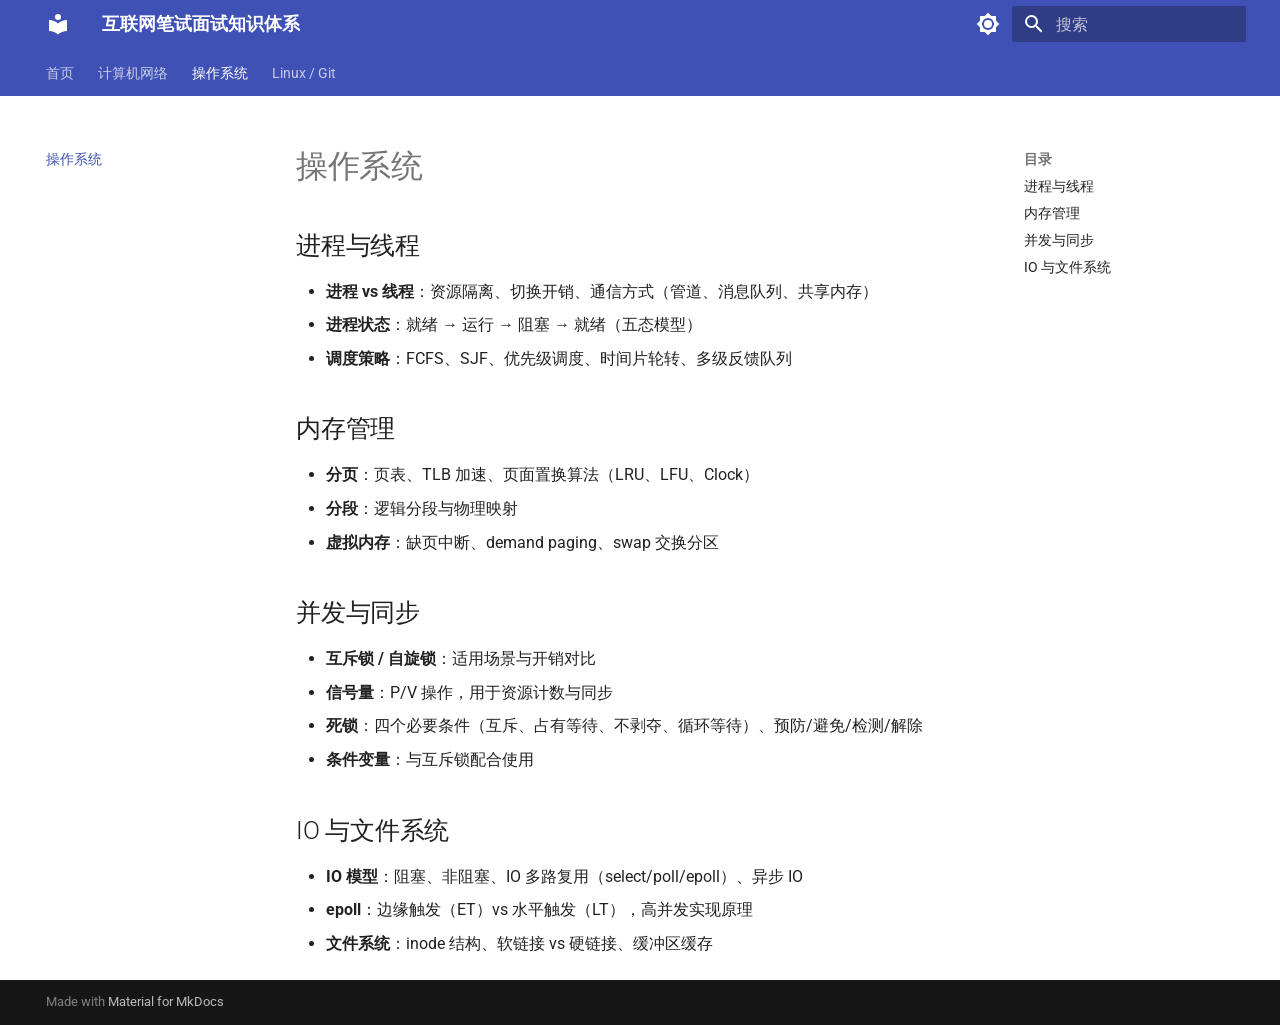
<file: os/index.html>
<!doctype html>
<html lang="zh" class="no-js">
  <head>
    
      <meta charset="utf-8">
      <meta name="viewport" content="width=device-width,initial-scale=1">
      
        <meta name="description" content="分层整理高频知识点，支持快速定位与系统复习。">
      
      
      
        <link rel="canonical" href="https://garyhe777.github.io/os/">
      
      
        <link rel="prev" href="../network/">
      
      
        <link rel="next" href="../linux-git/">
      
      
        
      
      
      <link rel="icon" href="../assets/images/favicon.png">
      <meta name="generator" content="mkdocs-1.6.1, mkdocs-material-9.7.6">
    
    
      
        <title>操作系统 - 互联网笔试面试知识体系</title>
      
    
    
      <link rel="stylesheet" href="../assets/stylesheets/main.484c7ddc.min.css">
      
        
        <link rel="stylesheet" href="../assets/stylesheets/palette.ab4e12ef.min.css">
      
      


    
    
      
    
    
      
        
        
        <link rel="preconnect" href="https://fonts.gstatic.com" crossorigin>
        <link rel="stylesheet" href="https://fonts.googleapis.com/css?family=Roboto:300,300i,400,400i,700,700i%7CRoboto+Mono:400,400i,700,700i&display=fallback">
        <style>:root{--md-text-font:"Roboto";--md-code-font:"Roboto Mono"}</style>
      
    
    
    <script>__md_scope=new URL("..",location),__md_hash=e=>[...e].reduce(((e,_)=>(e<<5)-e+_.charCodeAt(0)),0),__md_get=(e,_=localStorage,t=__md_scope)=>JSON.parse(_.getItem(t.pathname+"."+e)),__md_set=(e,_,t=localStorage,a=__md_scope)=>{try{t.setItem(a.pathname+"."+e,JSON.stringify(_))}catch(e){}}</script>
    
      

    
    
  </head>
  
  
    
    
      
    
    
    
    
    <body dir="ltr" data-md-color-scheme="default" data-md-color-primary="indigo" data-md-color-accent="indigo">
  
    
    <input class="md-toggle" data-md-toggle="drawer" type="checkbox" id="__drawer" autocomplete="off">
    <input class="md-toggle" data-md-toggle="search" type="checkbox" id="__search" autocomplete="off">
    <label class="md-overlay" for="__drawer"></label>
    <div data-md-component="skip">
      
        
        <a href="#_1" class="md-skip">
          跳转至
        </a>
      
    </div>
    <div data-md-component="announce">
      
    </div>
    
    
      

<header class="md-header" data-md-component="header">
  <nav class="md-header__inner md-grid" aria-label="页眉">
    <a href=".." title="互联网笔试面试知识体系" class="md-header__button md-logo" aria-label="互联网笔试面试知识体系" data-md-component="logo">
      
  
  <svg xmlns="http://www.w3.org/2000/svg" viewBox="0 0 24 24"><path d="M12 8a3 3 0 0 0 3-3 3 3 0 0 0-3-3 3 3 0 0 0-3 3 3 3 0 0 0 3 3m0 3.54C9.64 9.35 6.5 8 3 8v11c3.5 0 6.64 1.35 9 3.54 2.36-2.19 5.5-3.54 9-3.54V8c-3.5 0-6.64 1.35-9 3.54"/></svg>

    </a>
    <label class="md-header__button md-icon" for="__drawer">
      
      <svg xmlns="http://www.w3.org/2000/svg" viewBox="0 0 24 24"><path d="M3 6h18v2H3zm0 5h18v2H3zm0 5h18v2H3z"/></svg>
    </label>
    <div class="md-header__title" data-md-component="header-title">
      <div class="md-header__ellipsis">
        <div class="md-header__topic">
          <span class="md-ellipsis">
            互联网笔试面试知识体系
          </span>
        </div>
        <div class="md-header__topic" data-md-component="header-topic">
          <span class="md-ellipsis">
            
              操作系统
            
          </span>
        </div>
      </div>
    </div>
    
      
        <form class="md-header__option" data-md-component="palette">
  
    
    
    
    <input class="md-option" data-md-color-media="" data-md-color-scheme="default" data-md-color-primary="indigo" data-md-color-accent="indigo"  aria-label="切换到深色模式"  type="radio" name="__palette" id="__palette_0">
    
      <label class="md-header__button md-icon" title="切换到深色模式" for="__palette_1" hidden>
        <svg xmlns="http://www.w3.org/2000/svg" viewBox="0 0 24 24"><path d="M12 8a4 4 0 0 0-4 4 4 4 0 0 0 4 4 4 4 0 0 0 4-4 4 4 0 0 0-4-4m0 10a6 6 0 0 1-6-6 6 6 0 0 1 6-6 6 6 0 0 1 6 6 6 6 0 0 1-6 6m8-9.31V4h-4.69L12 .69 8.69 4H4v4.69L.69 12 4 15.31V20h4.69L12 23.31 15.31 20H20v-4.69L23.31 12z"/></svg>
      </label>
    
  
    
    
    
    <input class="md-option" data-md-color-media="" data-md-color-scheme="slate" data-md-color-primary="indigo" data-md-color-accent="indigo"  aria-label="切换到浅色模式"  type="radio" name="__palette" id="__palette_1">
    
      <label class="md-header__button md-icon" title="切换到浅色模式" for="__palette_0" hidden>
        <svg xmlns="http://www.w3.org/2000/svg" viewBox="0 0 24 24"><path d="M12 18c-.89 0-1.74-.2-2.5-.55C11.56 16.5 13 14.42 13 12s-1.44-4.5-3.5-5.45C10.26 6.2 11.11 6 12 6a6 6 0 0 1 6 6 6 6 0 0 1-6 6m8-9.31V4h-4.69L12 .69 8.69 4H4v4.69L.69 12 4 15.31V20h4.69L12 23.31 15.31 20H20v-4.69L23.31 12z"/></svg>
      </label>
    
  
</form>
      
    
    
      <script>var palette=__md_get("__palette");if(palette&&palette.color){if("(prefers-color-scheme)"===palette.color.media){var media=matchMedia("(prefers-color-scheme: light)"),input=document.querySelector(media.matches?"[data-md-color-media='(prefers-color-scheme: light)']":"[data-md-color-media='(prefers-color-scheme: dark)']");palette.color.media=input.getAttribute("data-md-color-media"),palette.color.scheme=input.getAttribute("data-md-color-scheme"),palette.color.primary=input.getAttribute("data-md-color-primary"),palette.color.accent=input.getAttribute("data-md-color-accent")}for(var[key,value]of Object.entries(palette.color))document.body.setAttribute("data-md-color-"+key,value)}</script>
    
    
    
      
      
        <label class="md-header__button md-icon" for="__search">
          
          <svg xmlns="http://www.w3.org/2000/svg" viewBox="0 0 24 24"><path d="M9.5 3A6.5 6.5 0 0 1 16 9.5c0 1.61-.59 3.09-1.56 4.23l.27.27h.79l5 5-1.5 1.5-5-5v-.79l-.27-.27A6.52 6.52 0 0 1 9.5 16 6.5 6.5 0 0 1 3 9.5 6.5 6.5 0 0 1 9.5 3m0 2C7 5 5 7 5 9.5S7 14 9.5 14 14 12 14 9.5 12 5 9.5 5"/></svg>
        </label>
        <div class="md-search" data-md-component="search" role="dialog">
  <label class="md-search__overlay" for="__search"></label>
  <div class="md-search__inner" role="search">
    <form class="md-search__form" name="search">
      <input type="text" class="md-search__input" name="query" aria-label="搜索" placeholder="搜索" autocapitalize="off" autocorrect="off" autocomplete="off" spellcheck="false" data-md-component="search-query" required>
      <label class="md-search__icon md-icon" for="__search">
        
        <svg xmlns="http://www.w3.org/2000/svg" viewBox="0 0 24 24"><path d="M9.5 3A6.5 6.5 0 0 1 16 9.5c0 1.61-.59 3.09-1.56 4.23l.27.27h.79l5 5-1.5 1.5-5-5v-.79l-.27-.27A6.52 6.52 0 0 1 9.5 16 6.5 6.5 0 0 1 3 9.5 6.5 6.5 0 0 1 9.5 3m0 2C7 5 5 7 5 9.5S7 14 9.5 14 14 12 14 9.5 12 5 9.5 5"/></svg>
        
        <svg xmlns="http://www.w3.org/2000/svg" viewBox="0 0 24 24"><path d="M20 11v2H8l5.5 5.5-1.42 1.42L4.16 12l7.92-7.92L13.5 5.5 8 11z"/></svg>
      </label>
      <nav class="md-search__options" aria-label="查找">
        
        <button type="reset" class="md-search__icon md-icon" title="清空当前内容" aria-label="清空当前内容" tabindex="-1">
          
          <svg xmlns="http://www.w3.org/2000/svg" viewBox="0 0 24 24"><path d="M19 6.41 17.59 5 12 10.59 6.41 5 5 6.41 10.59 12 5 17.59 6.41 19 12 13.41 17.59 19 19 17.59 13.41 12z"/></svg>
        </button>
      </nav>
      
        <div class="md-search__suggest" data-md-component="search-suggest"></div>
      
    </form>
    <div class="md-search__output">
      <div class="md-search__scrollwrap" tabindex="0" data-md-scrollfix>
        <div class="md-search-result" data-md-component="search-result">
          <div class="md-search-result__meta">
            正在初始化搜索引擎
          </div>
          <ol class="md-search-result__list" role="presentation"></ol>
        </div>
      </div>
    </div>
  </div>
</div>
      
    
    
  </nav>
  
</header>
    
    <div class="md-container" data-md-component="container">
      
      
        
          
            
<nav class="md-tabs" aria-label="标签" data-md-component="tabs">
  <div class="md-grid">
    <ul class="md-tabs__list">
      
        
  
  
  
  
    <li class="md-tabs__item">
      <a href=".." class="md-tabs__link">
        
  
  
    
  
  首页

      </a>
    </li>
  

      
        
  
  
  
  
    <li class="md-tabs__item">
      <a href="../network/" class="md-tabs__link">
        
  
  
    
  
  计算机网络

      </a>
    </li>
  

      
        
  
  
  
    
  
  
    <li class="md-tabs__item md-tabs__item--active">
      <a href="./" class="md-tabs__link">
        
  
  
    
  
  操作系统

      </a>
    </li>
  

      
        
  
  
  
  
    <li class="md-tabs__item">
      <a href="../linux-git/" class="md-tabs__link">
        
  
  
    
  
  Linux / Git

      </a>
    </li>
  

      
    </ul>
  </div>
</nav>
          
        
      
      <main class="md-main" data-md-component="main">
        <div class="md-main__inner md-grid">
          
            
              
              <div class="md-sidebar md-sidebar--primary" data-md-component="sidebar" data-md-type="navigation" >
                <div class="md-sidebar__scrollwrap">
                  <div class="md-sidebar__inner">
                    


  


<nav class="md-nav md-nav--primary md-nav--lifted" aria-label="导航栏" data-md-level="0">
  <label class="md-nav__title" for="__drawer">
    <a href=".." title="互联网笔试面试知识体系" class="md-nav__button md-logo" aria-label="互联网笔试面试知识体系" data-md-component="logo">
      
  
  <svg xmlns="http://www.w3.org/2000/svg" viewBox="0 0 24 24"><path d="M12 8a3 3 0 0 0 3-3 3 3 0 0 0-3-3 3 3 0 0 0-3 3 3 3 0 0 0 3 3m0 3.54C9.64 9.35 6.5 8 3 8v11c3.5 0 6.64 1.35 9 3.54 2.36-2.19 5.5-3.54 9-3.54V8c-3.5 0-6.64 1.35-9 3.54"/></svg>

    </a>
    互联网笔试面试知识体系
  </label>
  
  <ul class="md-nav__list" data-md-scrollfix>
    
      
      
  
  
  
  
    <li class="md-nav__item">
      <a href=".." class="md-nav__link">
        
  
  
  <span class="md-ellipsis">
    
  
    首页
  

    
  </span>
  
  

      </a>
    </li>
  

    
      
      
  
  
  
  
    <li class="md-nav__item">
      <a href="../network/" class="md-nav__link">
        
  
  
  <span class="md-ellipsis">
    
  
    计算机网络
  

    
  </span>
  
  

      </a>
    </li>
  

    
      
      
  
  
    
  
  
  
    <li class="md-nav__item md-nav__item--active">
      
      <input class="md-nav__toggle md-toggle" type="checkbox" id="__toc">
      
      
        
      
      
        <label class="md-nav__link md-nav__link--active" for="__toc">
          
  
  
  <span class="md-ellipsis">
    
  
    操作系统
  

    
  </span>
  
  

          <span class="md-nav__icon md-icon"></span>
        </label>
      
      <a href="./" class="md-nav__link md-nav__link--active">
        
  
  
  <span class="md-ellipsis">
    
  
    操作系统
  

    
  </span>
  
  

      </a>
      
        

<nav class="md-nav md-nav--secondary" aria-label="目录">
  
  
  
    
  
  
    <label class="md-nav__title" for="__toc">
      <span class="md-nav__icon md-icon"></span>
      目录
    </label>
    <ul class="md-nav__list" data-md-component="toc" data-md-scrollfix>
      
        <li class="md-nav__item">
  <a href="#_2" class="md-nav__link">
    <span class="md-ellipsis">
      
        进程与线程
      
    </span>
  </a>
  
</li>
      
        <li class="md-nav__item">
  <a href="#_3" class="md-nav__link">
    <span class="md-ellipsis">
      
        内存管理
      
    </span>
  </a>
  
</li>
      
        <li class="md-nav__item">
  <a href="#_4" class="md-nav__link">
    <span class="md-ellipsis">
      
        并发与同步
      
    </span>
  </a>
  
</li>
      
        <li class="md-nav__item">
  <a href="#io" class="md-nav__link">
    <span class="md-ellipsis">
      
        IO 与文件系统
      
    </span>
  </a>
  
</li>
      
    </ul>
  
</nav>
      
    </li>
  

    
      
      
  
  
  
  
    <li class="md-nav__item">
      <a href="../linux-git/" class="md-nav__link">
        
  
  
  <span class="md-ellipsis">
    
  
    Linux / Git
  

    
  </span>
  
  

      </a>
    </li>
  

    
  </ul>
</nav>
                  </div>
                </div>
              </div>
            
            
              
              <div class="md-sidebar md-sidebar--secondary" data-md-component="sidebar" data-md-type="toc" >
                <div class="md-sidebar__scrollwrap">
                  <div class="md-sidebar__inner">
                    

<nav class="md-nav md-nav--secondary" aria-label="目录">
  
  
  
    
  
  
    <label class="md-nav__title" for="__toc">
      <span class="md-nav__icon md-icon"></span>
      目录
    </label>
    <ul class="md-nav__list" data-md-component="toc" data-md-scrollfix>
      
        <li class="md-nav__item">
  <a href="#_2" class="md-nav__link">
    <span class="md-ellipsis">
      
        进程与线程
      
    </span>
  </a>
  
</li>
      
        <li class="md-nav__item">
  <a href="#_3" class="md-nav__link">
    <span class="md-ellipsis">
      
        内存管理
      
    </span>
  </a>
  
</li>
      
        <li class="md-nav__item">
  <a href="#_4" class="md-nav__link">
    <span class="md-ellipsis">
      
        并发与同步
      
    </span>
  </a>
  
</li>
      
        <li class="md-nav__item">
  <a href="#io" class="md-nav__link">
    <span class="md-ellipsis">
      
        IO 与文件系统
      
    </span>
  </a>
  
</li>
      
    </ul>
  
</nav>
                  </div>
                </div>
              </div>
            
          
          
            <div class="md-content" data-md-component="content">
              
              <article class="md-content__inner md-typeset">
                
                  



<h1 id="_1">操作系统</h1>
<h2 id="_2">进程与线程</h2>
<ul>
<li><strong>进程 vs 线程</strong>：资源隔离、切换开销、通信方式（管道、消息队列、共享内存）</li>
<li><strong>进程状态</strong>：就绪 → 运行 → 阻塞 → 就绪（五态模型）</li>
<li><strong>调度策略</strong>：FCFS、SJF、优先级调度、时间片轮转、多级反馈队列</li>
</ul>
<h2 id="_3">内存管理</h2>
<ul>
<li><strong>分页</strong>：页表、TLB 加速、页面置换算法（LRU、LFU、Clock）</li>
<li><strong>分段</strong>：逻辑分段与物理映射</li>
<li><strong>虚拟内存</strong>：缺页中断、demand paging、swap 交换分区</li>
</ul>
<h2 id="_4">并发与同步</h2>
<ul>
<li><strong>互斥锁 / 自旋锁</strong>：适用场景与开销对比</li>
<li><strong>信号量</strong>：P/V 操作，用于资源计数与同步</li>
<li><strong>死锁</strong>：四个必要条件（互斥、占有等待、不剥夺、循环等待）、预防/避免/检测/解除</li>
<li><strong>条件变量</strong>：与互斥锁配合使用</li>
</ul>
<h2 id="io">IO 与文件系统</h2>
<ul>
<li><strong>IO 模型</strong>：阻塞、非阻塞、IO 多路复用（select/poll/epoll）、异步 IO</li>
<li><strong>epoll</strong>：边缘触发（ET）vs 水平触发（LT），高并发实现原理</li>
<li><strong>文件系统</strong>：inode 结构、软链接 vs 硬链接、缓冲区缓存</li>
</ul>












                
              </article>
            </div>
          
          
<script>var target=document.getElementById(location.hash.slice(1));target&&target.name&&(target.checked=target.name.startsWith("__tabbed_"))</script>
        </div>
        
          <button type="button" class="md-top md-icon" data-md-component="top" hidden>
  
  <svg xmlns="http://www.w3.org/2000/svg" viewBox="0 0 24 24"><path d="M13 20h-2V8l-5.5 5.5-1.42-1.42L12 4.16l7.92 7.92-1.42 1.42L13 8z"/></svg>
  回到页面顶部
</button>
        
      </main>
      
        <footer class="md-footer">
  
  <div class="md-footer-meta md-typeset">
    <div class="md-footer-meta__inner md-grid">
      <div class="md-copyright">
  
  
    Made with
    <a href="https://squidfunk.github.io/mkdocs-material/" target="_blank" rel="noopener">
      Material for MkDocs
    </a>
  
</div>
      
    </div>
  </div>
</footer>
      
    </div>
    <div class="md-dialog" data-md-component="dialog">
      <div class="md-dialog__inner md-typeset"></div>
    </div>
    
    
    
      
      
      <script id="__config" type="application/json">{"annotate": null, "base": "..", "features": ["navigation.tabs", "navigation.sections", "navigation.top", "search.highlight", "search.suggest", "content.code.copy"], "search": "../assets/javascripts/workers/search.2c215733.min.js", "tags": null, "translations": {"clipboard.copied": "\u5df2\u590d\u5236", "clipboard.copy": "\u590d\u5236", "search.result.more.one": "\u5728\u8be5\u9875\u4e0a\u8fd8\u6709 1 \u4e2a\u7b26\u5408\u6761\u4ef6\u7684\u7ed3\u679c", "search.result.more.other": "\u5728\u8be5\u9875\u4e0a\u8fd8\u6709 # \u4e2a\u7b26\u5408\u6761\u4ef6\u7684\u7ed3\u679c", "search.result.none": "\u6ca1\u6709\u627e\u5230\u7b26\u5408\u6761\u4ef6\u7684\u7ed3\u679c", "search.result.one": "\u627e\u5230 1 \u4e2a\u7b26\u5408\u6761\u4ef6\u7684\u7ed3\u679c", "search.result.other": "# \u4e2a\u7b26\u5408\u6761\u4ef6\u7684\u7ed3\u679c", "search.result.placeholder": "\u952e\u5165\u4ee5\u5f00\u59cb\u641c\u7d22", "search.result.term.missing": "\u7f3a\u5c11", "select.version": "\u9009\u62e9\u5f53\u524d\u7248\u672c"}, "version": null}</script>
    
    
      <script src="../assets/javascripts/bundle.79ae519e.min.js"></script>
      
    
  </body>
</html>
</file>
<file: assets/stylesheets/main.484c7ddc.min.css>
@charset "UTF-8";html{-webkit-text-size-adjust:none;-moz-text-size-adjust:none;text-size-adjust:none;box-sizing:border-box}*,:after,:before{box-sizing:inherit}@media (prefers-reduced-motion){*,:after,:before{transition:none!important}}body{margin:0}a,button,input,label{-webkit-tap-highlight-color:transparent}a{color:inherit;text-decoration:none}hr{border:0;box-sizing:initial;display:block;height:.05rem;overflow:visible;padding:0}small{font-size:80%}sub,sup{line-height:1em}img{border-style:none}table{border-collapse:initial;border-spacing:0}td,th{font-weight:400;vertical-align:top}button{background:#0000;border:0;font-family:inherit;font-size:inherit;margin:0;padding:0}input{border:0;outline:none}:root{--md-primary-fg-color:#4051b5;--md-primary-fg-color--light:#5d6cc0;--md-primary-fg-color--dark:#303fa1;--md-primary-bg-color:#fff;--md-primary-bg-color--light:#ffffffb3;--md-accent-fg-color:#526cfe;--md-accent-fg-color--transparent:#526cfe1a;--md-accent-bg-color:#fff;--md-accent-bg-color--light:#ffffffb3}[data-md-color-scheme=default]{color-scheme:light}[data-md-color-scheme=default] img[src$="#gh-dark-mode-only"],[data-md-color-scheme=default] img[src$="#only-dark"]{display:none}:root,[data-md-color-scheme=default]{--md-hue:225deg;--md-default-fg-color:#000000de;--md-default-fg-color--light:#0000008a;--md-default-fg-color--lighter:#00000052;--md-default-fg-color--lightest:#00000012;--md-default-bg-color:#fff;--md-default-bg-color--light:#ffffffb3;--md-default-bg-color--lighter:#ffffff4d;--md-default-bg-color--lightest:#ffffff1f;--md-code-fg-color:#36464e;--md-code-bg-color:#f5f5f5;--md-code-bg-color--light:#f5f5f5b3;--md-code-bg-color--lighter:#f5f5f54d;--md-code-hl-color:#4287ff;--md-code-hl-color--light:#4287ff1a;--md-code-hl-number-color:#d52a2a;--md-code-hl-special-color:#db1457;--md-code-hl-function-color:#a846b9;--md-code-hl-constant-color:#6e59d9;--md-code-hl-keyword-color:#3f6ec6;--md-code-hl-string-color:#1c7d4d;--md-code-hl-name-color:var(--md-code-fg-color);--md-code-hl-operator-color:var(--md-default-fg-color--light);--md-code-hl-punctuation-color:var(--md-default-fg-color--light);--md-code-hl-comment-color:var(--md-default-fg-color--light);--md-code-hl-generic-color:var(--md-default-fg-color--light);--md-code-hl-variable-color:var(--md-default-fg-color--light);--md-typeset-color:var(--md-default-fg-color);--md-typeset-a-color:var(--md-primary-fg-color);--md-typeset-del-color:#f5503d26;--md-typeset-ins-color:#0bd57026;--md-typeset-kbd-color:#fafafa;--md-typeset-kbd-accent-color:#fff;--md-typeset-kbd-border-color:#b8b8b8;--md-typeset-mark-color:#ffff0080;--md-typeset-table-color:#0000001f;--md-typeset-table-color--light:rgba(0,0,0,.035);--md-admonition-fg-color:var(--md-default-fg-color);--md-admonition-bg-color:var(--md-default-bg-color);--md-warning-fg-color:#000000de;--md-warning-bg-color:#ff9;--md-footer-fg-color:#fff;--md-footer-fg-color--light:#ffffffb3;--md-footer-fg-color--lighter:#ffffff73;--md-footer-bg-color:#000000de;--md-footer-bg-color--dark:#00000052;--md-shadow-z1:0 0.2rem 0.5rem #0000000d,0 0 0.05rem #0000001a;--md-shadow-z2:0 0.2rem 0.5rem #0000001a,0 0 0.05rem #00000040;--md-shadow-z3:0 0.2rem 0.5rem #0003,0 0 0.05rem #00000059}.md-icon svg{fill:currentcolor;display:block;height:1.2rem;width:1.2rem}body{-webkit-font-smoothing:antialiased;-moz-osx-font-smoothing:grayscale;--md-text-font-family:var(--md-text-font,_),-apple-system,BlinkMacSystemFont,Helvetica,Arial,sans-serif;--md-code-font-family:var(--md-code-font,_),SFMono-Regular,Consolas,Menlo,monospace}aside,body,input{font-feature-settings:"kern","liga";color:var(--md-typeset-color);font-family:var(--md-text-font-family)}code,kbd,pre{font-feature-settings:"kern";font-family:var(--md-code-font-family)}:root{--md-typeset-table-sort-icon:url('data:image/svg+xml;charset=utf-8,<svg xmlns="http://www.w3.org/2000/svg" viewBox="0 0 24 24"><path d="m18 21-4-4h3V7h-3l4-4 4 4h-3v10h3M2 19v-2h10v2M2 13v-2h7v2M2 7V5h4v2z"/></svg>');--md-typeset-table-sort-icon--asc:url('data:image/svg+xml;charset=utf-8,<svg xmlns="http://www.w3.org/2000/svg" viewBox="0 0 24 24"><path d="M19 17h3l-4 4-4-4h3V3h2M2 17h10v2H2M6 5v2H2V5m0 6h7v2H2z"/></svg>');--md-typeset-table-sort-icon--desc:url('data:image/svg+xml;charset=utf-8,<svg xmlns="http://www.w3.org/2000/svg" viewBox="0 0 24 24"><path d="M19 7h3l-4-4-4 4h3v14h2M2 17h10v2H2M6 5v2H2V5m0 6h7v2H2z"/></svg>')}.md-typeset{-webkit-print-color-adjust:exact;color-adjust:exact;font-size:.8rem;line-height:1.6;overflow-wrap:break-word}@media print{.md-typeset{font-size:.68rem}}.md-typeset blockquote,.md-typeset dl,.md-typeset figure,.md-typeset ol,.md-typeset pre,.md-typeset ul{margin-bottom:1em;margin-top:1em}.md-typeset h1{color:var(--md-default-fg-color--light);font-size:2em;line-height:1.3;margin:0 0 1.25em}.md-typeset h1,.md-typeset h2{font-weight:300;letter-spacing:-.01em}.md-typeset h2{font-size:1.5625em;line-height:1.4;margin:1.6em 0 .64em}.md-typeset h3{font-size:1.25em;font-weight:400;letter-spacing:-.01em;line-height:1.5;margin:1.6em 0 .8em}.md-typeset h2+h3{margin-top:.8em}.md-typeset h4{font-weight:700;letter-spacing:-.01em;margin:1em 0}.md-typeset h5,.md-typeset h6{color:var(--md-default-fg-color--light);font-size:.8em;font-weight:700;letter-spacing:-.01em;margin:1.25em 0}.md-typeset h5{text-transform:uppercase}.md-typeset h5 code{text-transform:none}.md-typeset hr{border-bottom:.05rem solid var(--md-default-fg-color--lightest);display:flow-root;margin:1.5em 0}.md-typeset a{color:var(--md-typeset-a-color);word-break:break-word}.md-typeset a,.md-typeset a:before{transition:color 125ms}.md-typeset a:focus,.md-typeset a:hover{color:var(--md-accent-fg-color)}.md-typeset a:focus code,.md-typeset a:hover code{background-color:var(--md-accent-fg-color--transparent);color:var(--md-accent-fg-color)}.md-typeset a code{color:var(--md-typeset-a-color)}.md-typeset a.focus-visible{outline-color:var(--md-accent-fg-color);outline-offset:.2rem}.md-typeset code,.md-typeset kbd,.md-typeset pre{color:var(--md-code-fg-color);direction:ltr;font-variant-ligatures:none;transition:background-color 125ms}@media print{.md-typeset code,.md-typeset kbd,.md-typeset pre{white-space:pre-wrap}}.md-typeset code{background-color:var(--md-code-bg-color);border-radius:.1rem;-webkit-box-decoration-break:clone;box-decoration-break:clone;font-size:.85em;padding:0 .2941176471em;transition:color 125ms,background-color 125ms;word-break:break-word}.md-typeset code:not(.focus-visible){-webkit-tap-highlight-color:transparent;outline:none}.md-typeset pre{display:flow-root;line-height:1.4;position:relative}.md-typeset pre>code{-webkit-box-decoration-break:slice;box-decoration-break:slice;box-shadow:none;display:block;margin:0;outline-color:var(--md-accent-fg-color);overflow:auto;padding:.7720588235em 1.1764705882em;scrollbar-color:var(--md-default-fg-color--lighter) #0000;scrollbar-width:thin;touch-action:auto;word-break:normal}.md-typeset pre>code:hover{scrollbar-color:var(--md-accent-fg-color) #0000}.md-typeset pre>code::-webkit-scrollbar{height:.2rem;width:.2rem}.md-typeset pre>code::-webkit-scrollbar-thumb{background-color:var(--md-default-fg-color--lighter)}.md-typeset pre>code::-webkit-scrollbar-thumb:hover{background-color:var(--md-accent-fg-color)}.md-typeset kbd{background-color:var(--md-typeset-kbd-color);border-radius:.1rem;box-shadow:0 .1rem 0 .05rem var(--md-typeset-kbd-border-color),0 .1rem 0 var(--md-typeset-kbd-border-color),0 -.1rem .2rem var(--md-typeset-kbd-accent-color) inset;color:var(--md-default-fg-color);display:inline-block;font-size:.75em;padding:0 .6666666667em;vertical-align:text-top;word-break:break-word}.md-typeset mark{background-color:var(--md-typeset-mark-color);-webkit-box-decoration-break:clone;box-decoration-break:clone;color:inherit;word-break:break-word}.md-typeset abbr{cursor:help;text-decoration:none}.md-typeset [data-preview],.md-typeset abbr{border-bottom:.05rem dotted var(--md-default-fg-color--light)}.md-typeset small{opacity:.75}[dir=ltr] .md-typeset sub,[dir=ltr] .md-typeset sup{margin-left:.078125em}[dir=rtl] .md-typeset sub,[dir=rtl] .md-typeset sup{margin-right:.078125em}[dir=ltr] .md-typeset blockquote{padding-left:.6rem}[dir=rtl] .md-typeset blockquote{padding-right:.6rem}[dir=ltr] .md-typeset blockquote{border-left:.2rem solid var(--md-default-fg-color--lighter)}[dir=rtl] .md-typeset blockquote{border-right:.2rem solid var(--md-default-fg-color--lighter)}.md-typeset blockquote{color:var(--md-default-fg-color--light);margin-left:0;margin-right:0}.md-typeset ul{list-style-type:disc}.md-typeset ul[type]{list-style-type:revert-layer}[dir=ltr] .md-typeset ol,[dir=ltr] .md-typeset ul{margin-left:.625em}[dir=rtl] .md-typeset ol,[dir=rtl] .md-typeset ul{margin-right:.625em}.md-typeset ol,.md-typeset ul{padding:0}.md-typeset ol:not([hidden]),.md-typeset ul:not([hidden]){display:flow-root}.md-typeset ol ol,.md-typeset ul ol{list-style-type:lower-alpha}.md-typeset ol ol ol,.md-typeset ul ol ol{list-style-type:lower-roman}.md-typeset ol ol ol ol,.md-typeset ul ol ol ol{list-style-type:upper-alpha}.md-typeset ol ol ol ol ol,.md-typeset ul ol ol ol ol{list-style-type:upper-roman}.md-typeset ol[type],.md-typeset ul[type]{list-style-type:revert-layer}[dir=ltr] .md-typeset ol li,[dir=ltr] .md-typeset ul li{margin-left:1.25em}[dir=rtl] .md-typeset ol li,[dir=rtl] .md-typeset ul li{margin-right:1.25em}.md-typeset ol li,.md-typeset ul li{margin-bottom:.5em}.md-typeset ol li blockquote,.md-typeset ol li p,.md-typeset ul li blockquote,.md-typeset ul li p{margin:.5em 0}.md-typeset ol li:last-child,.md-typeset ul li:last-child{margin-bottom:0}[dir=ltr] .md-typeset ol li ol,[dir=ltr] .md-typeset ol li ul,[dir=ltr] .md-typeset ul li ol,[dir=ltr] .md-typeset ul li ul{margin-left:.625em}[dir=rtl] .md-typeset ol li ol,[dir=rtl] .md-typeset ol li ul,[dir=rtl] .md-typeset ul li ol,[dir=rtl] .md-typeset ul li ul{margin-right:.625em}.md-typeset ol li ol,.md-typeset ol li ul,.md-typeset ul li ol,.md-typeset ul li ul{margin-bottom:.5em;margin-top:.5em}[dir=ltr] .md-typeset dd{margin-left:1.875em}[dir=rtl] .md-typeset dd{margin-right:1.875em}.md-typeset dd{margin-bottom:1.5em;margin-top:1em}.md-typeset img,.md-typeset svg,.md-typeset video{height:auto;max-width:100%}.md-typeset img[align=left]{margin:1em 1em 1em 0}.md-typeset img[align=right]{margin:1em 0 1em 1em}.md-typeset img[align]:only-child{margin-top:0}.md-typeset figure{display:flow-root;margin:1em auto;max-width:100%;text-align:center;width:fit-content}.md-typeset figure img{display:block;margin:0 auto}.md-typeset figcaption{font-style:italic;margin:1em auto;max-width:24rem}.md-typeset iframe{max-width:100%}.md-typeset table:not([class]){background-color:var(--md-default-bg-color);border:.05rem solid var(--md-typeset-table-color);border-radius:.1rem;display:inline-block;font-size:.64rem;max-width:100%;overflow:auto;touch-action:auto}@media print{.md-typeset table:not([class]){display:table}}.md-typeset table:not([class])+*{margin-top:1.5em}.md-typeset table:not([class]) td>:first-child,.md-typeset table:not([class]) th>:first-child{margin-top:0}.md-typeset table:not([class]) td>:last-child,.md-typeset table:not([class]) th>:last-child{margin-bottom:0}.md-typeset table:not([class]) td:not([align]),.md-typeset table:not([class]) th:not([align]){text-align:left}[dir=rtl] .md-typeset table:not([class]) td:not([align]),[dir=rtl] .md-typeset table:not([class]) th:not([align]){text-align:right}.md-typeset table:not([class]) th{font-weight:700;min-width:5rem;padding:.9375em 1.25em;vertical-align:top}.md-typeset table:not([class]) td{border-top:.05rem solid var(--md-typeset-table-color);padding:.9375em 1.25em;vertical-align:top}.md-typeset table:not([class]) tbody tr{transition:background-color 125ms}.md-typeset table:not([class]) tbody tr:hover{background-color:var(--md-typeset-table-color--light);box-shadow:0 .05rem 0 var(--md-default-bg-color) inset}.md-typeset table:not([class]) a{word-break:normal}.md-typeset table th[role=columnheader]{cursor:pointer}[dir=ltr] .md-typeset table th[role=columnheader]:after{margin-left:.5em}[dir=rtl] .md-typeset table th[role=columnheader]:after{margin-right:.5em}.md-typeset table th[role=columnheader]:after{content:"";display:inline-block;height:1.2em;-webkit-mask-image:var(--md-typeset-table-sort-icon);mask-image:var(--md-typeset-table-sort-icon);-webkit-mask-repeat:no-repeat;mask-repeat:no-repeat;-webkit-mask-size:contain;mask-size:contain;transition:background-color 125ms;vertical-align:text-bottom;width:1.2em}.md-typeset table th[role=columnheader]:hover:after{background-color:var(--md-default-fg-color--lighter)}.md-typeset table th[role=columnheader][aria-sort=ascending]:after{background-color:var(--md-default-fg-color--light);-webkit-mask-image:var(--md-typeset-table-sort-icon--asc);mask-image:var(--md-typeset-table-sort-icon--asc)}.md-typeset table th[role=columnheader][aria-sort=descending]:after{background-color:var(--md-default-fg-color--light);-webkit-mask-image:var(--md-typeset-table-sort-icon--desc);mask-image:var(--md-typeset-table-sort-icon--desc)}.md-typeset__scrollwrap{margin:1em -.8rem;overflow-x:auto;touch-action:auto}.md-typeset__table{display:inline-block;margin-bottom:.5em;padding:0 .8rem}@media print{.md-typeset__table{display:block}}html .md-typeset__table table{display:table;margin:0;overflow:hidden;width:100%}@media screen and (max-width:44.984375em){.md-content__inner>pre{margin:1em -.8rem}.md-content__inner>pre code{border-radius:0}}.md-typeset .md-author{border-radius:100%;display:block;flex-shrink:0;height:1.6rem;overflow:hidden;position:relative;transition:color 125ms,transform 125ms;width:1.6rem}.md-typeset .md-author img{display:block}.md-typeset .md-author--more{background:var(--md-default-fg-color--lightest);color:var(--md-default-fg-color--lighter);font-size:.6rem;font-weight:700;line-height:1.6rem;text-align:center}.md-typeset .md-author--long{height:2.4rem;width:2.4rem}.md-typeset a.md-author{transform:scale(1)}.md-typeset a.md-author img{border-radius:100%;filter:grayscale(100%) opacity(75%);transition:filter 125ms}.md-typeset a.md-author:focus,.md-typeset a.md-author:hover{transform:scale(1.1);z-index:1}.md-typeset a.md-author:focus img,.md-typeset a.md-author:hover img{filter:grayscale(0)}.md-banner{background-color:var(--md-footer-bg-color);color:var(--md-footer-fg-color);overflow:auto}@media print{.md-banner{display:none}}.md-banner--warning{background-color:var(--md-warning-bg-color);color:var(--md-warning-fg-color)}.md-banner__inner{font-size:.7rem;margin:.6rem auto;padding:0 .8rem}[dir=ltr] .md-banner__button{float:right}[dir=rtl] .md-banner__button{float:left}.md-banner__button{color:inherit;cursor:pointer;transition:opacity .25s}.no-js .md-banner__button{display:none}.md-banner__button:hover{opacity:.7}html{font-size:125%;height:100%;overflow-x:hidden}@media screen and (min-width:100em){html{font-size:137.5%}}@media screen and (min-width:125em){html{font-size:150%}}body{background-color:var(--md-default-bg-color);display:flex;flex-direction:column;font-size:.5rem;min-height:100%;position:relative;width:100%}@media print{body{display:block}}@media screen and (max-width:59.984375em){body[data-md-scrolllock]{position:fixed}}.md-grid{margin-left:auto;margin-right:auto;max-width:61rem}.md-container{display:flex;flex-direction:column;flex-grow:1}@media print{.md-container{display:block}}.md-main{flex-grow:1}.md-main__inner{display:flex;height:100%;margin-top:1.5rem}.md-ellipsis{overflow:hidden;text-overflow:ellipsis}.md-toggle{display:none}.md-option{height:0;opacity:0;position:absolute;width:0}.md-option:checked+label:not([hidden]){display:block}.md-option.focus-visible+label{outline-color:var(--md-accent-fg-color);outline-style:auto}.md-skip{background-color:var(--md-default-fg-color);border-radius:.1rem;color:var(--md-default-bg-color);font-size:.64rem;margin:.5rem;opacity:0;outline-color:var(--md-accent-fg-color);padding:.3rem .5rem;position:fixed;transform:translateY(.4rem);z-index:-1}.md-skip:focus{opacity:1;transform:translateY(0);transition:transform .25s cubic-bezier(.4,0,.2,1),opacity 175ms 75ms;z-index:10}@page{margin:25mm}:root{--md-clipboard-icon:url('data:image/svg+xml;charset=utf-8,<svg xmlns="http://www.w3.org/2000/svg" viewBox="0 0 24 24"><path d="M19 21H8V7h11m0-2H8a2 2 0 0 0-2 2v14a2 2 0 0 0 2 2h11a2 2 0 0 0 2-2V7a2 2 0 0 0-2-2m-3-4H4a2 2 0 0 0-2 2v14h2V3h12z"/></svg>')}.md-clipboard{border-radius:.1rem;color:var(--md-default-fg-color--lightest);cursor:pointer;height:1.5em;outline-color:var(--md-accent-fg-color);outline-offset:.1rem;transition:color .25s;width:1.5em;z-index:1}@media print{.md-clipboard{display:none}}.md-clipboard:not(.focus-visible){-webkit-tap-highlight-color:transparent;outline:none}:hover>.md-clipboard{color:var(--md-default-fg-color--light)}.md-clipboard:focus,.md-clipboard:hover{color:var(--md-accent-fg-color)}.md-clipboard:after{background-color:currentcolor;content:"";display:block;height:1.125em;margin:0 auto;-webkit-mask-image:var(--md-clipboard-icon);mask-image:var(--md-clipboard-icon);-webkit-mask-position:center;mask-position:center;-webkit-mask-repeat:no-repeat;mask-repeat:no-repeat;-webkit-mask-size:contain;mask-size:contain;width:1.125em}.md-clipboard--inline{cursor:pointer}.md-clipboard--inline code{transition:color .25s,background-color .25s}.md-clipboard--inline:focus code,.md-clipboard--inline:hover code{background-color:var(--md-accent-fg-color--transparent);color:var(--md-accent-fg-color)}:root{--md-code-select-icon:url('data:image/svg+xml;charset=utf-8,<svg xmlns="http://www.w3.org/2000/svg" viewBox="0 0 24 24"><path d="M19 19h-4v2h4c1.1 0 2-.9 2-2v-4h-2m0-12h-4v2h4v4h2V5c0-1.1-.9-2-2-2M5 5h4V3H5c-1.1 0-2 .9-2 2v4h2m0 6H3v4c0 1.1.9 2 2 2h4v-2H5zm2-4h2v2H7zm4 0h2v2h-2zm4 0h2v2h-2zM7 7h2v2H7zm4 0h2v2h-2zm4 0h2v2h-2zm-8 8h2v2H7zm4 0h2v2h-2zm4 0h2v2h-2z"/></svg>');--md-code-copy-icon:url('data:image/svg+xml;charset=utf-8,<svg xmlns="http://www.w3.org/2000/svg" viewBox="0 0 24 24"><path d="M19 21H8V7h11m0-2H8a2 2 0 0 0-2 2v14a2 2 0 0 0 2 2h11a2 2 0 0 0 2-2V7a2 2 0 0 0-2-2m-3-4H4a2 2 0 0 0-2 2v14h2V3h12z"/></svg>')}.md-typeset .md-code__content{display:grid}.md-code__nav{background-color:var(--md-code-bg-color--lighter);border-radius:.1rem;display:flex;gap:.2rem;padding:.2rem;position:absolute;right:.25em;top:.25em;transition:background-color .25s;z-index:1}:hover>.md-code__nav{background-color:var(--md-code-bg-color--light)}.md-code__button{color:var(--md-default-fg-color--lightest);cursor:pointer;display:block;height:1.5em;outline-color:var(--md-accent-fg-color);outline-offset:.1rem;transition:color .25s;width:1.5em}:hover>*>.md-code__button{color:var(--md-default-fg-color--light)}.md-code__button.focus-visible,.md-code__button:hover{color:var(--md-accent-fg-color)}.md-code__button--active{color:var(--md-default-fg-color)!important}.md-code__button:after{background-color:currentcolor;content:"";display:block;height:1.125em;margin:0 auto;-webkit-mask-position:center;mask-position:center;-webkit-mask-repeat:no-repeat;mask-repeat:no-repeat;-webkit-mask-size:contain;mask-size:contain;width:1.125em}.md-code__button[data-md-type=select]:after{-webkit-mask-image:var(--md-code-select-icon);mask-image:var(--md-code-select-icon)}.md-code__button[data-md-type=copy]:after{-webkit-mask-image:var(--md-code-copy-icon);mask-image:var(--md-code-copy-icon)}@keyframes consent{0%{opacity:0;transform:translateY(100%)}to{opacity:1;transform:translateY(0)}}@keyframes overlay{0%{opacity:0}to{opacity:1}}.md-consent__overlay{animation:overlay .25s both;-webkit-backdrop-filter:blur(.1rem);backdrop-filter:blur(.1rem);background-color:#0000008a;height:100%;opacity:1;position:fixed;top:0;width:100%;z-index:5}.md-consent__inner{animation:consent .5s cubic-bezier(.1,.7,.1,1) both;background-color:var(--md-default-bg-color);border:0;border-radius:.1rem;bottom:0;box-shadow:0 0 .2rem #0000001a,0 .2rem .4rem #0003;max-height:100%;overflow:auto;padding:0;position:fixed;width:100%;z-index:5}.md-consent__form{padding:.8rem}.md-consent__settings{display:none;margin:1em 0}input:checked+.md-consent__settings{display:block}.md-consent__controls{margin-bottom:.8rem}.md-typeset .md-consent__controls .md-button{display:inline}@media screen and (max-width:44.984375em){.md-typeset .md-consent__controls .md-button{display:block;margin-top:.4rem;text-align:center;width:100%}}.md-consent label{cursor:pointer}.md-content{flex-grow:1;min-width:0}.md-content__inner{margin:0 .8rem 1.2rem;padding-top:.6rem}@media screen and (min-width:76.25em){[dir=ltr] .md-sidebar--primary:not([hidden])~.md-content>.md-content__inner{margin-left:1.2rem}[dir=ltr] .md-sidebar--secondary:not([hidden])~.md-content>.md-content__inner,[dir=rtl] .md-sidebar--primary:not([hidden])~.md-content>.md-content__inner{margin-right:1.2rem}[dir=rtl] .md-sidebar--secondary:not([hidden])~.md-content>.md-content__inner{margin-left:1.2rem}}.md-content__inner:before{content:"";display:block;height:.4rem}.md-content__inner>:last-child{margin-bottom:0}[dir=ltr] .md-content__button{float:right}[dir=rtl] .md-content__button{float:left}[dir=ltr] .md-content__button{margin-left:.4rem}[dir=rtl] .md-content__button{margin-right:.4rem}.md-content__button{margin:.4rem 0;padding:0}@media print{.md-content__button{display:none}}.md-typeset .md-content__button{color:var(--md-default-fg-color--lighter)}.md-content__button svg{display:inline;vertical-align:top}[dir=rtl] .md-content__button svg{transform:scaleX(-1)}[dir=ltr] .md-dialog{right:.8rem}[dir=rtl] .md-dialog{left:.8rem}.md-dialog{background-color:var(--md-default-fg-color);border-radius:.1rem;bottom:.8rem;box-shadow:var(--md-shadow-z3);min-width:11.1rem;opacity:0;padding:.4rem .6rem;pointer-events:none;position:fixed;transform:translateY(100%);transition:transform 0ms .4s,opacity .4s;z-index:4}@media print{.md-dialog{display:none}}.md-dialog--active{opacity:1;pointer-events:auto;transform:translateY(0);transition:transform .4s cubic-bezier(.075,.85,.175,1),opacity .4s}.md-dialog__inner{color:var(--md-default-bg-color);font-size:.7rem}.md-feedback{margin:2em 0 1em;text-align:center}.md-feedback fieldset{border:none;margin:0;padding:0}.md-feedback__title{font-weight:700;margin:1em auto}.md-feedback__inner{position:relative}.md-feedback__list{display:flex;flex-wrap:wrap;place-content:baseline center;position:relative}.md-feedback__list:hover .md-icon:not(:disabled){color:var(--md-default-fg-color--lighter)}:disabled .md-feedback__list{min-height:1.8rem}.md-feedback__icon{color:var(--md-default-fg-color--light);cursor:pointer;flex-shrink:0;margin:0 .1rem;transition:color 125ms}.md-feedback__icon:not(:disabled).md-icon:hover{color:var(--md-accent-fg-color)}.md-feedback__icon:disabled{color:var(--md-default-fg-color--lightest);pointer-events:none}.md-feedback__note{opacity:0;position:relative;transform:translateY(.4rem);transition:transform .4s cubic-bezier(.1,.7,.1,1),opacity .15s}.md-feedback__note>*{margin:0 auto;max-width:16rem}:disabled .md-feedback__note{opacity:1;transform:translateY(0)}@media print{.md-feedback{display:none}}.md-footer{background-color:var(--md-footer-bg-color);color:var(--md-footer-fg-color)}@media print{.md-footer{display:none}}.md-footer__inner{justify-content:space-between;overflow:auto;padding:.2rem}.md-footer__inner:not([hidden]){display:flex}.md-footer__link{align-items:end;display:flex;flex-grow:0.01;margin-bottom:.4rem;margin-top:1rem;max-width:100%;outline-color:var(--md-accent-fg-color);overflow:hidden;transition:opacity .25s}.md-footer__link:focus,.md-footer__link:hover{opacity:.7}[dir=rtl] .md-footer__link svg{transform:scaleX(-1)}@media screen and (max-width:44.984375em){.md-footer__link--prev{flex-shrink:0}.md-footer__link--prev .md-footer__title{display:none}}[dir=ltr] .md-footer__link--next{margin-left:auto}[dir=rtl] .md-footer__link--next{margin-right:auto}.md-footer__link--next{text-align:right}[dir=rtl] .md-footer__link--next{text-align:left}.md-footer__title{flex-grow:1;font-size:.9rem;margin-bottom:.7rem;max-width:calc(100% - 2.4rem);padding:0 1rem;white-space:nowrap}.md-footer__button{margin:.2rem;padding:.4rem}.md-footer__direction{font-size:.64rem;opacity:.7}.md-footer-meta{background-color:var(--md-footer-bg-color--dark)}.md-footer-meta__inner{display:flex;flex-wrap:wrap;justify-content:space-between;padding:.2rem}html .md-footer-meta.md-typeset a{color:var(--md-footer-fg-color--light)}html .md-footer-meta.md-typeset a:focus,html .md-footer-meta.md-typeset a:hover{color:var(--md-footer-fg-color)}.md-copyright{color:var(--md-footer-fg-color--lighter);font-size:.64rem;margin:auto .6rem;padding:.4rem 0;width:100%}@media screen and (min-width:45em){.md-copyright{width:auto}}.md-copyright__highlight{color:var(--md-footer-fg-color--light)}.md-social{display:inline-flex;gap:.2rem;margin:0 .4rem;padding:.2rem 0 .6rem}@media screen and (min-width:45em){.md-social{padding:.6rem 0}}.md-social__link{display:inline-block;height:1.6rem;text-align:center;width:1.6rem}.md-social__link:before{line-height:1.9}.md-social__link svg{fill:currentcolor;max-height:.8rem;vertical-align:-25%}.md-typeset .md-button{border:.1rem solid;border-radius:.1rem;color:var(--md-primary-fg-color);cursor:pointer;display:inline-block;font-weight:700;padding:.625em 2em;transition:color 125ms,background-color 125ms,border-color 125ms}.md-typeset .md-button--primary{background-color:var(--md-primary-fg-color);border-color:var(--md-primary-fg-color);color:var(--md-primary-bg-color)}.md-typeset .md-button:focus,.md-typeset .md-button:hover{background-color:var(--md-accent-fg-color);border-color:var(--md-accent-fg-color);color:var(--md-accent-bg-color)}[dir=ltr] .md-typeset .md-input{border-top-left-radius:.1rem}[dir=ltr] .md-typeset .md-input,[dir=rtl] .md-typeset .md-input{border-top-right-radius:.1rem}[dir=rtl] .md-typeset .md-input{border-top-left-radius:.1rem}.md-typeset .md-input{border-bottom:.1rem solid var(--md-default-fg-color--lighter);box-shadow:var(--md-shadow-z1);font-size:.8rem;height:1.8rem;padding:0 .6rem;transition:border .25s,box-shadow .25s}.md-typeset .md-input:focus,.md-typeset .md-input:hover{border-bottom-color:var(--md-accent-fg-color);box-shadow:var(--md-shadow-z2)}.md-typeset .md-input--stretch{width:100%}.md-header{background-color:var(--md-primary-fg-color);box-shadow:0 0 .2rem #0000,0 .2rem .4rem #0000;color:var(--md-primary-bg-color);display:block;left:0;position:sticky;right:0;top:0;z-index:4}@media print{.md-header{display:none}}.md-header[hidden]{transform:translateY(-100%);transition:transform .25s cubic-bezier(.8,0,.6,1),box-shadow .25s}.md-header--shadow{box-shadow:0 0 .2rem #0000001a,0 .2rem .4rem #0003;transition:transform .25s cubic-bezier(.1,.7,.1,1),box-shadow .25s}.md-header__inner{align-items:center;display:flex;padding:0 .2rem}.md-header__button{color:currentcolor;cursor:pointer;margin:.2rem;outline-color:var(--md-accent-fg-color);padding:.4rem;position:relative;transition:opacity .25s;vertical-align:middle;z-index:1}.md-header__button:hover{opacity:.7}.md-header__button:not([hidden]){display:inline-block}.md-header__button:not(.focus-visible){-webkit-tap-highlight-color:transparent;outline:none}.md-header__button.md-logo{margin:.2rem;padding:.4rem}@media screen and (max-width:76.234375em){.md-header__button.md-logo{display:none}}.md-header__button.md-logo img,.md-header__button.md-logo svg{fill:currentcolor;display:block;height:1.2rem;width:auto}@media screen and (min-width:60em){.md-header__button[for=__search]{display:none}}.no-js .md-header__button[for=__search]{display:none}[dir=rtl] .md-header__button[for=__search] svg{transform:scaleX(-1)}@media screen and (min-width:76.25em){.md-header__button[for=__drawer]{display:none}}.md-header__topic{display:flex;max-width:100%;position:absolute;transition:transform .4s cubic-bezier(.1,.7,.1,1),opacity .15s;white-space:nowrap}.md-header__topic+.md-header__topic{opacity:0;pointer-events:none;transform:translateX(1.25rem);transition:transform .4s cubic-bezier(1,.7,.1,.1),opacity .15s;z-index:-1}[dir=rtl] .md-header__topic+.md-header__topic{transform:translateX(-1.25rem)}.md-header__topic:first-child{font-weight:700}[dir=ltr] .md-header__title{margin-left:1rem;margin-right:.4rem}[dir=rtl] .md-header__title{margin-left:.4rem;margin-right:1rem}.md-header__title{flex-grow:1;font-size:.9rem;height:2.4rem;line-height:2.4rem}.md-header__title--active .md-header__topic{opacity:0;pointer-events:none;transform:translateX(-1.25rem);transition:transform .4s cubic-bezier(1,.7,.1,.1),opacity .15s;z-index:-1}[dir=rtl] .md-header__title--active .md-header__topic{transform:translateX(1.25rem)}.md-header__title--active .md-header__topic+.md-header__topic{opacity:1;pointer-events:auto;transform:translateX(0);transition:transform .4s cubic-bezier(.1,.7,.1,1),opacity .15s;z-index:0}.md-header__title>.md-header__ellipsis{height:100%;position:relative;width:100%}.md-header__option{display:flex;flex-shrink:0;max-width:100%;transition:max-width 0ms .25s,opacity .25s .25s;white-space:nowrap}[data-md-toggle=search]:checked~.md-header .md-header__option{max-width:0;opacity:0;transition:max-width 0ms,opacity 0ms}.md-header__option>input{bottom:0}.md-header__source{display:none}@media screen and (min-width:60em){[dir=ltr] .md-header__source{margin-left:1rem}[dir=rtl] .md-header__source{margin-right:1rem}.md-header__source{display:block;max-width:11.7rem;width:11.7rem}}@media screen and (min-width:76.25em){[dir=ltr] .md-header__source{margin-left:1.4rem}[dir=rtl] .md-header__source{margin-right:1.4rem}}.md-meta{color:var(--md-default-fg-color--light);font-size:.7rem;line-height:1.3}.md-meta__list{display:inline-flex;flex-wrap:wrap;list-style:none;margin:0;padding:0}.md-meta__item:not(:last-child):after{content:"·";margin-left:.2rem;margin-right:.2rem}.md-meta__link{color:var(--md-typeset-a-color)}.md-meta__link:focus,.md-meta__link:hover{color:var(--md-accent-fg-color)}.md-draft{background-color:#ff1744;border-radius:.125em;color:#fff;display:inline-block;font-weight:700;padding-left:.5714285714em;padding-right:.5714285714em}:root{--md-nav-icon--prev:url('data:image/svg+xml;charset=utf-8,<svg xmlns="http://www.w3.org/2000/svg" viewBox="0 0 24 24"><path d="M20 11v2H8l5.5 5.5-1.42 1.42L4.16 12l7.92-7.92L13.5 5.5 8 11z"/></svg>');--md-nav-icon--next:url('data:image/svg+xml;charset=utf-8,<svg xmlns="http://www.w3.org/2000/svg" viewBox="0 0 24 24"><path d="M8.59 16.58 13.17 12 8.59 7.41 10 6l6 6-6 6z"/></svg>');--md-toc-icon:url('data:image/svg+xml;charset=utf-8,<svg xmlns="http://www.w3.org/2000/svg" viewBox="0 0 24 24"><path d="M3 9h14V7H3zm0 4h14v-2H3zm0 4h14v-2H3zm16 0h2v-2h-2zm0-10v2h2V7zm0 6h2v-2h-2z"/></svg>')}.md-nav{font-size:.7rem;line-height:1.3}.md-nav__title{color:var(--md-default-fg-color--light);display:block;font-weight:700;overflow:hidden;padding:0 .6rem;text-overflow:ellipsis}.md-nav__title .md-nav__button{display:none}.md-nav__title .md-nav__button img{height:100%;width:auto}.md-nav__title .md-nav__button.md-logo img,.md-nav__title .md-nav__button.md-logo svg{fill:currentcolor;display:block;height:2.4rem;max-width:100%;object-fit:contain;width:auto}.md-nav__list{list-style:none;margin:0;padding:0}.md-nav__link{align-items:flex-start;display:flex;gap:.4rem;margin-top:.625em;scroll-snap-align:start;transition:color 125ms}.md-nav__link--passed,.md-nav__link--passed code{color:var(--md-default-fg-color--light)}.md-nav__item .md-nav__link--active,.md-nav__item .md-nav__link--active code{color:var(--md-typeset-a-color)}.md-nav__link .md-ellipsis{position:relative}.md-nav__link .md-ellipsis code{word-break:normal}[dir=ltr] .md-nav__link .md-icon:last-child{margin-left:auto}[dir=rtl] .md-nav__link .md-icon:last-child{margin-right:auto}.md-nav__link .md-typeset{font-size:.7rem;line-height:1.3}.md-nav__link svg{fill:currentcolor;flex-shrink:0;height:1.3em;position:relative}.md-nav__link[for]:focus,.md-nav__link[for]:hover,.md-nav__link[href]:focus,.md-nav__link[href]:hover{color:var(--md-accent-fg-color);cursor:pointer}.md-nav__link[for]:focus code,.md-nav__link[for]:hover code,.md-nav__link[href]:focus code,.md-nav__link[href]:hover code{background-color:var(--md-accent-fg-color--transparent);color:var(--md-accent-fg-color)}.md-nav__link.focus-visible{outline-color:var(--md-accent-fg-color);outline-offset:.2rem}.md-nav--primary .md-nav__link[for=__toc]{display:none}.md-nav--primary .md-nav__link[for=__toc] .md-icon:after{background-color:currentcolor;display:block;height:100%;-webkit-mask-image:var(--md-toc-icon);mask-image:var(--md-toc-icon);width:100%}.md-nav--primary .md-nav__link[for=__toc]~.md-nav{display:none}.md-nav__container>.md-nav__link{margin-top:0}.md-nav__container>.md-nav__link:first-child{flex-grow:1;min-width:0}.md-nav__icon{flex-shrink:0}.md-nav__source{display:none}@media screen and (max-width:76.234375em){.md-nav--primary,.md-nav--primary .md-nav{background-color:var(--md-default-bg-color);display:flex;flex-direction:column;height:100%;left:0;position:absolute;right:0;top:0;z-index:1}.md-nav--primary .md-nav__item,.md-nav--primary .md-nav__title{font-size:.8rem;line-height:1.5}.md-nav--primary .md-nav__title{background-color:var(--md-default-fg-color--lightest);color:var(--md-default-fg-color--light);cursor:pointer;height:5.6rem;line-height:2.4rem;padding:3rem .8rem .2rem;position:relative;white-space:nowrap}[dir=ltr] .md-nav--primary .md-nav__title .md-nav__icon{left:.4rem}[dir=rtl] .md-nav--primary .md-nav__title .md-nav__icon{right:.4rem}.md-nav--primary .md-nav__title .md-nav__icon{display:block;height:1.2rem;margin:.2rem;position:absolute;top:.4rem;width:1.2rem}.md-nav--primary .md-nav__title .md-nav__icon:after{background-color:currentcolor;content:"";display:block;height:100%;-webkit-mask-image:var(--md-nav-icon--prev);mask-image:var(--md-nav-icon--prev);-webkit-mask-position:center;mask-position:center;-webkit-mask-repeat:no-repeat;mask-repeat:no-repeat;-webkit-mask-size:contain;mask-size:contain;width:100%}.md-nav--primary .md-nav__title~.md-nav__list{background-color:var(--md-default-bg-color);box-shadow:0 .05rem 0 var(--md-default-fg-color--lightest) inset;overflow-y:auto;scroll-snap-type:y mandatory;touch-action:pan-y}.md-nav--primary .md-nav__title~.md-nav__list>:first-child{border-top:0}.md-nav--primary .md-nav__title[for=__drawer]{background-color:var(--md-primary-fg-color);color:var(--md-primary-bg-color);font-weight:700}.md-nav--primary .md-nav__title .md-logo{display:block;left:.2rem;margin:.2rem;padding:.4rem;position:absolute;right:.2rem;top:.2rem}.md-nav--primary .md-nav__list{flex:1}.md-nav--primary .md-nav__item{border-top:.05rem solid var(--md-default-fg-color--lightest)}.md-nav--primary .md-nav__item--active>.md-nav__link{color:var(--md-typeset-a-color)}.md-nav--primary .md-nav__item--active>.md-nav__link:focus,.md-nav--primary .md-nav__item--active>.md-nav__link:hover{color:var(--md-accent-fg-color)}.md-nav--primary .md-nav__link{margin-top:0;padding:.6rem .8rem}.md-nav--primary .md-nav__link svg{margin-top:.1em}.md-nav--primary .md-nav__link>.md-nav__link{padding:0}[dir=ltr] .md-nav--primary .md-nav__link .md-nav__icon{margin-right:-.2rem}[dir=rtl] .md-nav--primary .md-nav__link .md-nav__icon{margin-left:-.2rem}.md-nav--primary .md-nav__link .md-nav__icon{font-size:1.2rem;height:1.2rem;width:1.2rem}.md-nav--primary .md-nav__link .md-nav__icon:after{background-color:currentcolor;content:"";display:block;height:100%;-webkit-mask-image:var(--md-nav-icon--next);mask-image:var(--md-nav-icon--next);-webkit-mask-position:center;mask-position:center;-webkit-mask-repeat:no-repeat;mask-repeat:no-repeat;-webkit-mask-size:contain;mask-size:contain;width:100%}[dir=rtl] .md-nav--primary .md-nav__icon:after{transform:scale(-1)}.md-nav--primary .md-nav--secondary .md-nav{background-color:initial;position:static}[dir=ltr] .md-nav--primary .md-nav--secondary .md-nav .md-nav__link{padding-left:1.4rem}[dir=rtl] .md-nav--primary .md-nav--secondary .md-nav .md-nav__link{padding-right:1.4rem}[dir=ltr] .md-nav--primary .md-nav--secondary .md-nav .md-nav .md-nav__link{padding-left:2rem}[dir=rtl] .md-nav--primary .md-nav--secondary .md-nav .md-nav .md-nav__link{padding-right:2rem}[dir=ltr] .md-nav--primary .md-nav--secondary .md-nav .md-nav .md-nav .md-nav__link{padding-left:2.6rem}[dir=rtl] .md-nav--primary .md-nav--secondary .md-nav .md-nav .md-nav .md-nav__link{padding-right:2.6rem}[dir=ltr] .md-nav--primary .md-nav--secondary .md-nav .md-nav .md-nav .md-nav .md-nav__link{padding-left:3.2rem}[dir=rtl] .md-nav--primary .md-nav--secondary .md-nav .md-nav .md-nav .md-nav .md-nav__link{padding-right:3.2rem}.md-nav--secondary{background-color:initial}.md-nav__toggle~.md-nav{display:flex;opacity:0;transform:translateX(100%);transition:transform .25s cubic-bezier(.8,0,.6,1),opacity 125ms 50ms}[dir=rtl] .md-nav__toggle~.md-nav{transform:translateX(-100%)}.md-nav__toggle:checked~.md-nav{opacity:1;transform:translateX(0);transition:transform .25s cubic-bezier(.4,0,.2,1),opacity 125ms 125ms}.md-nav__toggle:checked~.md-nav>.md-nav__list{backface-visibility:hidden}}@media screen and (max-width:59.984375em){.md-nav--primary .md-nav__link[for=__toc]{display:flex}.md-nav--primary .md-nav__link[for=__toc] .md-icon:after{content:""}.md-nav--primary .md-nav__link[for=__toc]+.md-nav__link{display:none}.md-nav--primary .md-nav__link[for=__toc]~.md-nav{display:flex}.md-nav__source{background-color:var(--md-primary-fg-color--dark);color:var(--md-primary-bg-color);display:block;padding:0 .2rem}}@media screen and (min-width:60em) and (max-width:76.234375em){.md-nav--integrated .md-nav__link[for=__toc]{display:flex}.md-nav--integrated .md-nav__link[for=__toc] .md-icon:after{content:""}.md-nav--integrated .md-nav__link[for=__toc]+.md-nav__link{display:none}.md-nav--integrated .md-nav__link[for=__toc]~.md-nav{display:flex}}@media screen and (min-width:60em){.md-nav{margin-bottom:-.4rem}.md-nav--secondary .md-nav__title{background:var(--md-default-bg-color);box-shadow:0 0 .4rem .4rem var(--md-default-bg-color);position:sticky;top:0;z-index:1}.md-nav--secondary .md-nav__title[for=__toc]{scroll-snap-align:start}.md-nav--secondary .md-nav__title .md-nav__icon{display:none}[dir=ltr] .md-nav--secondary .md-nav__list{padding-left:.6rem}[dir=rtl] .md-nav--secondary .md-nav__list{padding-right:.6rem}.md-nav--secondary .md-nav__list{padding-bottom:.4rem}[dir=ltr] .md-nav--secondary .md-nav__item>.md-nav__link{margin-right:.4rem}[dir=rtl] .md-nav--secondary .md-nav__item>.md-nav__link{margin-left:.4rem}}@media screen and (min-width:76.25em){.md-nav{margin-bottom:-.4rem;transition:max-height .25s cubic-bezier(.86,0,.07,1)}.md-nav--primary .md-nav__title{background:var(--md-default-bg-color);box-shadow:0 0 .4rem .4rem var(--md-default-bg-color);position:sticky;top:0;z-index:1}.md-nav--primary .md-nav__title[for=__drawer]{scroll-snap-align:start}.md-nav--primary .md-nav__title .md-nav__icon{display:none}[dir=ltr] .md-nav--primary .md-nav__list{padding-left:.6rem}[dir=rtl] .md-nav--primary .md-nav__list{padding-right:.6rem}.md-nav--primary .md-nav__list{padding-bottom:.4rem}[dir=ltr] .md-nav--primary .md-nav__item>.md-nav__link{margin-right:.4rem}[dir=rtl] .md-nav--primary .md-nav__item>.md-nav__link{margin-left:.4rem}.md-nav__toggle~.md-nav{display:grid;grid-template-rows:minmax(.4rem,0fr);opacity:0;transition:grid-template-rows .25s cubic-bezier(.86,0,.07,1),opacity .25s,visibility 0ms .25s;visibility:collapse}.md-nav__toggle~.md-nav>.md-nav__list{overflow:hidden}.md-nav__toggle.md-toggle--indeterminate~.md-nav,.md-nav__toggle:checked~.md-nav{grid-template-rows:minmax(.4rem,1fr);opacity:1;transition:grid-template-rows .25s cubic-bezier(.86,0,.07,1),opacity .15s .1s,visibility 0ms;visibility:visible}.md-nav__toggle.md-toggle--indeterminate~.md-nav{transition:none}.md-nav__item--nested>.md-nav>.md-nav__title{display:none}.md-nav__item--section{display:block;margin:1.25em 0}.md-nav__item--section:last-child{margin-bottom:0}.md-nav__item--section>.md-nav__link{font-weight:700}.md-nav__item--section>.md-nav__link[for]{color:var(--md-default-fg-color--light)}.md-nav__item--section>.md-nav__link:not(.md-nav__container){pointer-events:none}.md-nav__item--section>.md-nav__link .md-icon,.md-nav__item--section>.md-nav__link>[for]{display:none}[dir=ltr] .md-nav__item--section>.md-nav{margin-left:-.6rem}[dir=rtl] .md-nav__item--section>.md-nav{margin-right:-.6rem}.md-nav__item--section>.md-nav{display:block;opacity:1;visibility:visible}.md-nav__item--section>.md-nav>.md-nav__list>.md-nav__item{padding:0}.md-nav__icon{border-radius:100%;height:.9rem;transition:background-color .25s;width:.9rem}.md-nav__icon:hover{background-color:var(--md-accent-fg-color--transparent)}.md-nav__icon:after{background-color:currentcolor;border-radius:100%;content:"";display:inline-block;height:100%;-webkit-mask-image:var(--md-nav-icon--next);mask-image:var(--md-nav-icon--next);-webkit-mask-position:center;mask-position:center;-webkit-mask-repeat:no-repeat;mask-repeat:no-repeat;-webkit-mask-size:contain;mask-size:contain;transition:transform .25s;vertical-align:-.1rem;width:100%}[dir=rtl] .md-nav__icon:after{transform:rotate(180deg)}.md-nav__item--nested .md-nav__toggle:checked~.md-nav__link .md-nav__icon:after,.md-nav__item--nested .md-toggle--indeterminate~.md-nav__link .md-nav__icon:after{transform:rotate(90deg)}.md-nav--lifted>.md-nav__list>.md-nav__item,.md-nav--lifted>.md-nav__title{display:none}.md-nav--lifted>.md-nav__list>.md-nav__item--active{display:block}.md-nav--lifted>.md-nav__list>.md-nav__item--active>.md-nav__link{background:var(--md-default-bg-color);box-shadow:0 0 .4rem .4rem var(--md-default-bg-color);margin-top:0;position:sticky;top:0;z-index:1}.md-nav--lifted>.md-nav__list>.md-nav__item--active>.md-nav__link:not(.md-nav__container){pointer-events:none}.md-nav--lifted>.md-nav__list>.md-nav__item--active.md-nav__item--section{margin:0}[dir=ltr] .md-nav--lifted>.md-nav__list>.md-nav__item>.md-nav:not(.md-nav--secondary){margin-left:-.6rem}[dir=rtl] .md-nav--lifted>.md-nav__list>.md-nav__item>.md-nav:not(.md-nav--secondary){margin-right:-.6rem}.md-nav--lifted>.md-nav__list>.md-nav__item>[for]{color:var(--md-default-fg-color--light)}.md-nav--lifted .md-nav[data-md-level="1"]{grid-template-rows:minmax(.4rem,1fr);opacity:1;visibility:visible}[dir=ltr] .md-nav--integrated>.md-nav__list>.md-nav__item--active .md-nav--secondary{border-left:.05rem solid var(--md-primary-fg-color)}[dir=rtl] .md-nav--integrated>.md-nav__list>.md-nav__item--active .md-nav--secondary{border-right:.05rem solid var(--md-primary-fg-color)}.md-nav--integrated>.md-nav__list>.md-nav__item--active .md-nav--secondary{display:block;margin-bottom:1.25em;opacity:1;visibility:visible}.md-nav--integrated>.md-nav__list>.md-nav__item--active .md-nav--secondary>.md-nav__list{overflow:visible;padding-bottom:0}.md-nav--integrated>.md-nav__list>.md-nav__item--active .md-nav--secondary>.md-nav__title{display:none}}.md-pagination{font-size:.8rem;font-weight:700;gap:.4rem}.md-pagination,.md-pagination>*{align-items:center;display:flex;justify-content:center}.md-pagination>*{border-radius:.2rem;height:1.8rem;min-width:1.8rem;text-align:center}.md-pagination__current{background-color:var(--md-default-fg-color--lightest);color:var(--md-default-fg-color--light)}.md-pagination__link{transition:color 125ms,background-color 125ms}.md-pagination__link:focus,.md-pagination__link:hover{background-color:var(--md-accent-fg-color--transparent);color:var(--md-accent-fg-color)}.md-pagination__link:focus svg,.md-pagination__link:hover svg{color:var(--md-accent-fg-color)}.md-pagination__link.focus-visible{outline-color:var(--md-accent-fg-color);outline-offset:.2rem}.md-pagination__link svg{fill:currentcolor;color:var(--md-default-fg-color--lighter);display:block;max-height:100%;width:1.2rem}:root{--md-path-icon:url('data:image/svg+xml;charset=utf-8,<svg xmlns="http://www.w3.org/2000/svg" viewBox="0 0 24 24"><path d="M8.59 16.58 13.17 12 8.59 7.41 10 6l6 6-6 6z"/></svg>')}.md-path{font-size:.7rem;margin:0 .8rem;overflow:auto;padding-top:1.2rem}.md-path:not([hidden]){display:block}@media screen and (min-width:76.25em){.md-path{margin:0 1.2rem}}.md-path__list{align-items:center;display:flex;gap:.2rem;list-style:none;margin:0;padding:0}.md-path__item:not(:first-child){display:inline-flex;gap:.2rem;white-space:nowrap}.md-path__item:not(:first-child):before{background-color:var(--md-default-fg-color--lighter);content:"";display:inline;height:.8rem;-webkit-mask-image:var(--md-path-icon);mask-image:var(--md-path-icon);width:.8rem}.md-path__link{align-items:center;color:var(--md-default-fg-color--light);display:flex}.md-path__link:focus,.md-path__link:hover{color:var(--md-accent-fg-color)}:root{--md-post-pin-icon:url('data:image/svg+xml;charset=utf-8,<svg xmlns="http://www.w3.org/2000/svg" viewBox="0 0 24 24"><path d="M16 12V4h1V2H7v2h1v8l-2 2v2h5.2v6h1.6v-6H18v-2z"/></svg>')}.md-post__back{border-bottom:.05rem solid var(--md-default-fg-color--lightest);margin-bottom:1.2rem;padding-bottom:1.2rem}@media screen and (max-width:76.234375em){.md-post__back{display:none}}[dir=rtl] .md-post__back svg{transform:scaleX(-1)}.md-post__authors{display:flex;flex-direction:column;gap:.6rem;margin:0 .6rem 1.2rem}.md-post .md-post__meta a{transition:color 125ms}.md-post .md-post__meta a:focus,.md-post .md-post__meta a:hover{color:var(--md-accent-fg-color)}.md-post__title{color:var(--md-default-fg-color--light);font-weight:700}.md-post--excerpt{margin-bottom:3.2rem}.md-post--excerpt .md-post__header{align-items:center;display:flex;gap:.6rem;min-height:1.6rem}.md-post--excerpt .md-post__authors{align-items:center;display:inline-flex;flex-direction:row;gap:.2rem;margin:0;min-height:2.4rem}[dir=ltr] .md-post--excerpt .md-post__meta .md-meta__list{margin-right:.4rem}[dir=rtl] .md-post--excerpt .md-post__meta .md-meta__list{margin-left:.4rem}.md-post--excerpt .md-post__content>:first-child{--md-scroll-margin:6rem;margin-top:0}.md-post>.md-nav--secondary{margin:1em 0}.md-pin{background:var(--md-default-fg-color--lightest);border-radius:1rem;margin-top:-.05rem;padding:.2rem}.md-pin:after{background-color:currentcolor;content:"";display:block;height:.6rem;margin:0 auto;-webkit-mask-image:var(--md-post-pin-icon);mask-image:var(--md-post-pin-icon);-webkit-mask-position:center;mask-position:center;-webkit-mask-repeat:no-repeat;mask-repeat:no-repeat;-webkit-mask-size:contain;mask-size:contain;width:.6rem}.md-profile{align-items:center;display:flex;font-size:.7rem;gap:.6rem;line-height:1.4;width:100%}.md-profile__description{flex-grow:1}.md-content--post{display:flex}@media screen and (max-width:76.234375em){.md-content--post{flex-flow:column-reverse}}.md-content--post>.md-content__inner{flex-grow:1;min-width:0}@media screen and (min-width:76.25em){[dir=ltr] .md-content--post>.md-content__inner{margin-left:1.2rem}[dir=rtl] .md-content--post>.md-content__inner{margin-right:1.2rem}}@media screen and (max-width:76.234375em){.md-sidebar.md-sidebar--post{padding:0;position:static;width:100%}.md-sidebar.md-sidebar--post .md-sidebar__scrollwrap{overflow:visible}.md-sidebar.md-sidebar--post .md-sidebar__inner{padding:0}.md-sidebar.md-sidebar--post .md-post__meta{margin-left:.6rem;margin-right:.6rem}.md-sidebar.md-sidebar--post .md-nav__item{border:none;display:inline}.md-sidebar.md-sidebar--post .md-nav__list{display:inline-flex;flex-wrap:wrap;gap:.6rem;padding-bottom:.6rem;padding-top:.6rem}.md-sidebar.md-sidebar--post .md-nav__link{padding:0}.md-sidebar.md-sidebar--post .md-nav{height:auto;margin-bottom:0;position:static}}:root{--md-progress-value:0;--md-progress-delay:400ms}.md-progress{background:var(--md-primary-bg-color);height:.075rem;opacity:min(clamp(0,var(--md-progress-value),1),clamp(0,100 - var(--md-progress-value),1));position:fixed;top:0;transform:scaleX(calc(var(--md-progress-value)*1%));transform-origin:left;transition:transform .5s cubic-bezier(.19,1,.22,1),opacity .25s var(--md-progress-delay);width:100%;z-index:4}:root{--md-search-result-icon:url('data:image/svg+xml;charset=utf-8,<svg xmlns="http://www.w3.org/2000/svg" viewBox="0 0 24 24"><path d="M14 2H6a2 2 0 0 0-2 2v16a2 2 0 0 0 2 2h7c-.41-.25-.8-.56-1.14-.9-.33-.33-.61-.7-.86-1.1H6V4h7v5h5v1.18c.71.16 1.39.43 2 .82V8zm6.31 16.9c1.33-2.11.69-4.9-1.4-6.22-2.11-1.33-4.91-.68-6.22 1.4-1.34 2.11-.69 4.89 1.4 6.22 1.46.93 3.32.93 4.79.02L22 23.39 23.39 22zm-3.81.1a2.5 2.5 0 0 1-2.5-2.5 2.5 2.5 0 0 1 2.5-2.5 2.5 2.5 0 0 1 2.5 2.5 2.5 2.5 0 0 1-2.5 2.5"/></svg>')}.md-search{position:relative}@media screen and (min-width:60em){.md-search{padding:.2rem 0}}.no-js .md-search{display:none}.md-search__overlay{opacity:0;z-index:1}@media screen and (max-width:59.984375em){[dir=ltr] .md-search__overlay{left:-2.2rem}[dir=rtl] .md-search__overlay{right:-2.2rem}.md-search__overlay{background-color:var(--md-default-bg-color);border-radius:1rem;height:2rem;overflow:hidden;pointer-events:none;position:absolute;top:-1rem;transform-origin:center;transition:transform .3s .1s,opacity .2s .2s;width:2rem}[data-md-toggle=search]:checked~.md-header .md-search__overlay{opacity:1;transition:transform .4s,opacity .1s}}@media screen and (min-width:60em){[dir=ltr] .md-search__overlay{left:0}[dir=rtl] .md-search__overlay{right:0}.md-search__overlay{background-color:#0000008a;cursor:pointer;height:0;position:fixed;top:0;transition:width 0ms .25s,height 0ms .25s,opacity .25s;width:0}[data-md-toggle=search]:checked~.md-header .md-search__overlay{height:200vh;opacity:1;transition:width 0ms,height 0ms,opacity .25s;width:100%}}@media screen and (max-width:29.984375em){[data-md-toggle=search]:checked~.md-header .md-search__overlay{transform:scale(45)}}@media screen and (min-width:30em) and (max-width:44.984375em){[data-md-toggle=search]:checked~.md-header .md-search__overlay{transform:scale(60)}}@media screen and (min-width:45em) and (max-width:59.984375em){[data-md-toggle=search]:checked~.md-header .md-search__overlay{transform:scale(75)}}.md-search__inner{backface-visibility:hidden}@media screen and (max-width:59.984375em){[dir=ltr] .md-search__inner{left:0}[dir=rtl] .md-search__inner{right:0}.md-search__inner{height:0;opacity:0;overflow:hidden;position:fixed;top:0;transform:translateX(5%);transition:width 0ms .3s,height 0ms .3s,transform .15s cubic-bezier(.4,0,.2,1) .15s,opacity .15s .15s;width:0;z-index:2}[dir=rtl] .md-search__inner{transform:translateX(-5%)}[data-md-toggle=search]:checked~.md-header .md-search__inner{height:100%;opacity:1;transform:translateX(0);transition:width 0ms 0ms,height 0ms 0ms,transform .15s cubic-bezier(.1,.7,.1,1) .15s,opacity .15s .15s;width:100%}}@media screen and (min-width:60em){[dir=ltr] .md-search__inner{float:right}[dir=rtl] .md-search__inner{float:left}.md-search__inner{padding:.1rem 0;position:relative;transition:width .25s cubic-bezier(.1,.7,.1,1);width:11.7rem}}@media screen and (min-width:60em) and (max-width:76.234375em){[data-md-toggle=search]:checked~.md-header .md-search__inner{width:23.4rem}}@media screen and (min-width:76.25em){[data-md-toggle=search]:checked~.md-header .md-search__inner{width:34.4rem}}.md-search__form{background-color:var(--md-default-bg-color);box-shadow:0 0 .6rem #0000;height:2.4rem;position:relative;transition:color .25s,background-color .25s;z-index:2}@media screen and (min-width:60em){.md-search__form{background-color:#00000042;border-radius:.1rem;height:1.8rem}.md-search__form:hover{background-color:#ffffff1f}}[data-md-toggle=search]:checked~.md-header .md-search__form{background-color:var(--md-default-bg-color);border-radius:.1rem .1rem 0 0;box-shadow:0 0 .6rem #00000012;color:var(--md-default-fg-color)}[dir=ltr] .md-search__input{padding-left:3.6rem;padding-right:2.2rem}[dir=rtl] .md-search__input{padding-left:2.2rem;padding-right:3.6rem}.md-search__input{background:#0000;font-size:.9rem;height:100%;position:relative;text-overflow:ellipsis;width:100%;z-index:2}.md-search__input::placeholder{transition:color .25s}.md-search__input::placeholder,.md-search__input~.md-search__icon{color:var(--md-default-fg-color--light)}.md-search__input::-ms-clear{display:none}@media screen and (max-width:59.984375em){.md-search__input{font-size:.9rem;height:2.4rem;width:100%}}@media screen and (min-width:60em){[dir=ltr] .md-search__input{padding-left:2.2rem}[dir=rtl] .md-search__input{padding-right:2.2rem}.md-search__input{color:inherit;font-size:.8rem}.md-search__input::placeholder{color:var(--md-primary-bg-color--light)}.md-search__input+.md-search__icon{color:var(--md-primary-bg-color)}[data-md-toggle=search]:checked~.md-header .md-search__input{text-overflow:clip}[data-md-toggle=search]:checked~.md-header .md-search__input+.md-search__icon{color:var(--md-default-fg-color--light)}[data-md-toggle=search]:checked~.md-header .md-search__input::placeholder{color:#0000}}.md-search__icon{cursor:pointer;display:inline-block;height:1.2rem;transition:color .25s,opacity .25s;width:1.2rem}.md-search__icon:hover{opacity:.7}[dir=ltr] .md-search__icon[for=__search]{left:.5rem}[dir=rtl] .md-search__icon[for=__search]{right:.5rem}.md-search__icon[for=__search]{position:absolute;top:.3rem;z-index:2}[dir=rtl] .md-search__icon[for=__search] svg{transform:scaleX(-1)}@media screen and (max-width:59.984375em){[dir=ltr] .md-search__icon[for=__search]{left:.8rem}[dir=rtl] .md-search__icon[for=__search]{right:.8rem}.md-search__icon[for=__search]{top:.6rem}.md-search__icon[for=__search] svg:first-child{display:none}}@media screen and (min-width:60em){.md-search__icon[for=__search]{pointer-events:none}.md-search__icon[for=__search] svg:last-child{display:none}}[dir=ltr] .md-search__options{right:.5rem}[dir=rtl] .md-search__options{left:.5rem}.md-search__options{pointer-events:none;position:absolute;top:.3rem;z-index:2}@media screen and (max-width:59.984375em){[dir=ltr] .md-search__options{right:.8rem}[dir=rtl] .md-search__options{left:.8rem}.md-search__options{top:.6rem}}[dir=ltr] .md-search__options>.md-icon{margin-left:.2rem}[dir=rtl] .md-search__options>.md-icon{margin-right:.2rem}.md-search__options>.md-icon{color:var(--md-default-fg-color--light);opacity:0;transform:scale(.75);transition:transform .15s cubic-bezier(.1,.7,.1,1),opacity .15s}.md-search__options>.md-icon:not(.focus-visible){-webkit-tap-highlight-color:transparent;outline:none}[data-md-toggle=search]:checked~.md-header .md-search__input:valid~.md-search__options>.md-icon{opacity:1;pointer-events:auto;transform:scale(1)}[data-md-toggle=search]:checked~.md-header .md-search__input:valid~.md-search__options>.md-icon:hover{opacity:.7}[dir=ltr] .md-search__suggest{padding-left:3.6rem;padding-right:2.2rem}[dir=rtl] .md-search__suggest{padding-left:2.2rem;padding-right:3.6rem}.md-search__suggest{align-items:center;color:var(--md-default-fg-color--lighter);display:flex;font-size:.9rem;height:100%;opacity:0;position:absolute;top:0;transition:opacity 50ms;white-space:nowrap;width:100%}@media screen and (min-width:60em){[dir=ltr] .md-search__suggest{padding-left:2.2rem}[dir=rtl] .md-search__suggest{padding-right:2.2rem}.md-search__suggest{font-size:.8rem}}[data-md-toggle=search]:checked~.md-header .md-search__suggest{opacity:1;transition:opacity .3s .1s}[dir=ltr] .md-search__output{border-bottom-left-radius:.1rem}[dir=ltr] .md-search__output,[dir=rtl] .md-search__output{border-bottom-right-radius:.1rem}[dir=rtl] .md-search__output{border-bottom-left-radius:.1rem}.md-search__output{overflow:hidden;position:absolute;width:100%;z-index:1}@media screen and (max-width:59.984375em){.md-search__output{bottom:0;top:2.4rem}}@media screen and (min-width:60em){.md-search__output{opacity:0;top:1.9rem;transition:opacity .4s}[data-md-toggle=search]:checked~.md-header .md-search__output{box-shadow:var(--md-shadow-z3);opacity:1}}.md-search__scrollwrap{backface-visibility:hidden;background-color:var(--md-default-bg-color);height:100%;overflow-y:auto;touch-action:pan-y}@media (-webkit-max-device-pixel-ratio:1),(max-resolution:1dppx){.md-search__scrollwrap{transform:translateZ(0)}}@media screen and (min-width:60em) and (max-width:76.234375em){.md-search__scrollwrap{width:23.4rem}}@media screen and (min-width:76.25em){.md-search__scrollwrap{width:34.4rem}}@media screen and (min-width:60em){.md-search__scrollwrap{max-height:0;scrollbar-color:var(--md-default-fg-color--lighter) #0000;scrollbar-width:thin}[data-md-toggle=search]:checked~.md-header .md-search__scrollwrap{max-height:75vh}.md-search__scrollwrap:hover{scrollbar-color:var(--md-accent-fg-color) #0000}.md-search__scrollwrap::-webkit-scrollbar{height:.2rem;width:.2rem}.md-search__scrollwrap::-webkit-scrollbar-thumb{background-color:var(--md-default-fg-color--lighter)}.md-search__scrollwrap::-webkit-scrollbar-thumb:hover{background-color:var(--md-accent-fg-color)}}.md-search-result{color:var(--md-default-fg-color);word-break:break-word}.md-search-result__meta{background-color:var(--md-default-fg-color--lightest);color:var(--md-default-fg-color--light);font-size:.64rem;line-height:1.8rem;padding:0 .8rem;scroll-snap-align:start}@media screen and (min-width:60em){[dir=ltr] .md-search-result__meta{padding-left:2.2rem}[dir=rtl] .md-search-result__meta{padding-right:2.2rem}}.md-search-result__list{list-style:none;margin:0;padding:0;-webkit-user-select:none;user-select:none}.md-search-result__item{box-shadow:0 -.05rem var(--md-default-fg-color--lightest)}.md-search-result__item:first-child{box-shadow:none}.md-search-result__link{display:block;outline:none;scroll-snap-align:start;transition:background-color .25s}.md-search-result__link:focus,.md-search-result__link:hover{background-color:var(--md-accent-fg-color--transparent)}.md-search-result__link:last-child p:last-child{margin-bottom:.6rem}.md-search-result__more>summary{cursor:pointer;display:block;outline:none;position:sticky;scroll-snap-align:start;top:0;z-index:1}.md-search-result__more>summary::marker{display:none}.md-search-result__more>summary::-webkit-details-marker{display:none}.md-search-result__more>summary>div{color:var(--md-typeset-a-color);font-size:.64rem;padding:.75em .8rem;transition:color .25s,background-color .25s}@media screen and (min-width:60em){[dir=ltr] .md-search-result__more>summary>div{padding-left:2.2rem}[dir=rtl] .md-search-result__more>summary>div{padding-right:2.2rem}}.md-search-result__more>summary:focus>div,.md-search-result__more>summary:hover>div{background-color:var(--md-accent-fg-color--transparent);color:var(--md-accent-fg-color)}.md-search-result__more[open]>summary{background-color:var(--md-default-bg-color)}.md-search-result__article{overflow:hidden;padding:0 .8rem;position:relative}@media screen and (min-width:60em){[dir=ltr] .md-search-result__article{padding-left:2.2rem}[dir=rtl] .md-search-result__article{padding-right:2.2rem}}[dir=ltr] .md-search-result__icon{left:0}[dir=rtl] .md-search-result__icon{right:0}.md-search-result__icon{color:var(--md-default-fg-color--light);height:1.2rem;margin:.5rem;position:absolute;width:1.2rem}@media screen and (max-width:59.984375em){.md-search-result__icon{display:none}}.md-search-result__icon:after{background-color:currentcolor;content:"";display:inline-block;height:100%;-webkit-mask-image:var(--md-search-result-icon);mask-image:var(--md-search-result-icon);-webkit-mask-position:center;mask-position:center;-webkit-mask-repeat:no-repeat;mask-repeat:no-repeat;-webkit-mask-size:contain;mask-size:contain;width:100%}[dir=rtl] .md-search-result__icon:after{transform:scaleX(-1)}.md-search-result .md-typeset{color:var(--md-default-fg-color--light);font-size:.64rem;line-height:1.6}.md-search-result .md-typeset h1{color:var(--md-default-fg-color);font-size:.8rem;font-weight:400;line-height:1.4;margin:.55rem 0}.md-search-result .md-typeset h1 mark{text-decoration:none}.md-search-result .md-typeset h2{color:var(--md-default-fg-color);font-size:.64rem;font-weight:700;line-height:1.6;margin:.5em 0}.md-search-result .md-typeset h2 mark{text-decoration:none}.md-search-result__terms{color:var(--md-default-fg-color);display:block;font-size:.64rem;font-style:italic;margin:.5em 0}.md-search-result mark{background-color:initial;color:var(--md-accent-fg-color);text-decoration:underline}.md-select{position:relative;z-index:1}.md-select__inner{background-color:var(--md-default-bg-color);border-radius:.1rem;box-shadow:var(--md-shadow-z2);color:var(--md-default-fg-color);left:50%;margin-top:.2rem;max-height:0;opacity:0;position:absolute;top:calc(100% - .2rem);transform:translate3d(-50%,.3rem,0);transition:transform .25s 375ms,opacity .25s .25s,max-height 0ms .5s}.md-select:focus-within .md-select__inner,.md-select:hover .md-select__inner{max-height:10rem;opacity:1;transform:translate3d(-50%,0,0);transition:transform .25s cubic-bezier(.1,.7,.1,1),opacity .25s,max-height 0ms}.md-select__inner:after{border-bottom:.2rem solid #0000;border-bottom-color:var(--md-default-bg-color);border-left:.2rem solid #0000;border-right:.2rem solid #0000;border-top:0;content:"";height:0;left:50%;margin-left:-.2rem;margin-top:-.2rem;position:absolute;top:0;width:0}.md-select__list{border-radius:.1rem;font-size:.8rem;list-style-type:none;margin:0;max-height:inherit;overflow:auto;padding:0}.md-select__item{line-height:1.8rem}[dir=ltr] .md-select__link{padding-left:.6rem;padding-right:1.2rem}[dir=rtl] .md-select__link{padding-left:1.2rem;padding-right:.6rem}.md-select__link{cursor:pointer;display:block;outline:none;scroll-snap-align:start;transition:background-color .25s,color .25s;width:100%}.md-select__link:focus,.md-select__link:hover{color:var(--md-accent-fg-color)}.md-select__link:focus{background-color:var(--md-default-fg-color--lightest)}.md-sidebar{align-self:flex-start;flex-shrink:0;padding:1.2rem 0;position:sticky;top:2.4rem;width:12.1rem}@media print{.md-sidebar{display:none}}@media screen and (max-width:76.234375em){[dir=ltr] .md-sidebar--primary{left:-12.1rem}[dir=rtl] .md-sidebar--primary{right:-12.1rem}.md-sidebar--primary{background-color:var(--md-default-bg-color);display:block;height:100%;position:fixed;top:0;transform:translateX(0);transition:transform .25s cubic-bezier(.4,0,.2,1),box-shadow .25s;width:12.1rem;z-index:5}[data-md-toggle=drawer]:checked~.md-container .md-sidebar--primary{box-shadow:var(--md-shadow-z3);transform:translateX(12.1rem)}[dir=rtl] [data-md-toggle=drawer]:checked~.md-container .md-sidebar--primary{transform:translateX(-12.1rem)}.md-sidebar--primary .md-sidebar__scrollwrap{bottom:0;left:0;margin:0;overflow:hidden;position:absolute;right:0;scroll-snap-type:none;top:0}}@media screen and (min-width:76.25em){.md-sidebar{height:0}.no-js .md-sidebar{height:auto}.md-header--lifted~.md-container .md-sidebar{top:4.8rem}}.md-sidebar--secondary{display:none;order:2}@media screen and (min-width:60em){.md-sidebar--secondary{height:0}.no-js .md-sidebar--secondary{height:auto}.md-sidebar--secondary:not([hidden]){display:block}.md-sidebar--secondary .md-sidebar__scrollwrap{touch-action:pan-y}}.md-sidebar__scrollwrap{backface-visibility:hidden;margin:0 .2rem;overflow-y:auto;scrollbar-color:var(--md-default-fg-color--lighter) #0000}@media screen and (min-width:60em){.md-sidebar__scrollwrap{scrollbar-gutter:stable;scrollbar-width:thin}}.md-sidebar__scrollwrap::-webkit-scrollbar{height:.2rem;width:.2rem}.md-sidebar__scrollwrap:focus-within,.md-sidebar__scrollwrap:hover{scrollbar-color:var(--md-accent-fg-color) #0000}.md-sidebar__scrollwrap:focus-within::-webkit-scrollbar-thumb,.md-sidebar__scrollwrap:hover::-webkit-scrollbar-thumb{background-color:var(--md-default-fg-color--lighter)}.md-sidebar__scrollwrap:focus-within::-webkit-scrollbar-thumb:hover,.md-sidebar__scrollwrap:hover::-webkit-scrollbar-thumb:hover{background-color:var(--md-accent-fg-color)}@supports selector(::-webkit-scrollbar){.md-sidebar__scrollwrap{scrollbar-gutter:auto}[dir=ltr] .md-sidebar__inner{padding-right:calc(100% - 11.5rem)}[dir=rtl] .md-sidebar__inner{padding-left:calc(100% - 11.5rem)}}@media screen and (max-width:76.234375em){.md-overlay{background-color:#0000008a;height:0;opacity:0;position:fixed;top:0;transition:width 0ms .25s,height 0ms .25s,opacity .25s;width:0;z-index:5}[data-md-toggle=drawer]:checked~.md-overlay{height:100%;opacity:1;transition:width 0ms,height 0ms,opacity .25s;width:100%}}@keyframes facts{0%{height:0}to{height:.65rem}}@keyframes fact{0%{opacity:0;transform:translateY(100%)}50%{opacity:0}to{opacity:1;transform:translateY(0)}}:root{--md-source-forks-icon:url('data:image/svg+xml;charset=utf-8,<svg xmlns="http://www.w3.org/2000/svg" viewBox="0 0 16 16"><path d="M5 5.372v.878c0 .414.336.75.75.75h4.5a.75.75 0 0 0 .75-.75v-.878a2.25 2.25 0 1 1 1.5 0v.878a2.25 2.25 0 0 1-2.25 2.25h-1.5v2.128a2.251 2.251 0 1 1-1.5 0V8.5h-1.5A2.25 2.25 0 0 1 3.5 6.25v-.878a2.25 2.25 0 1 1 1.5 0M5 3.25a.75.75 0 1 0-1.5 0 .75.75 0 0 0 1.5 0m6.75.75a.75.75 0 1 0 0-1.5.75.75 0 0 0 0 1.5m-3 8.75a.75.75 0 1 0-1.5 0 .75.75 0 0 0 1.5 0"/></svg>');--md-source-repositories-icon:url('data:image/svg+xml;charset=utf-8,<svg xmlns="http://www.w3.org/2000/svg" viewBox="0 0 16 16"><path d="M2 2.5A2.5 2.5 0 0 1 4.5 0h8.75a.75.75 0 0 1 .75.75v12.5a.75.75 0 0 1-.75.75h-2.5a.75.75 0 0 1 0-1.5h1.75v-2h-8a1 1 0 0 0-.714 1.7.75.75 0 1 1-1.072 1.05A2.5 2.5 0 0 1 2 11.5Zm10.5-1h-8a1 1 0 0 0-1 1v6.708A2.5 2.5 0 0 1 4.5 9h8ZM5 12.25a.25.25 0 0 1 .25-.25h3.5a.25.25 0 0 1 .25.25v3.25a.25.25 0 0 1-.4.2l-1.45-1.087a.25.25 0 0 0-.3 0L5.4 15.7a.25.25 0 0 1-.4-.2Z"/></svg>');--md-source-stars-icon:url('data:image/svg+xml;charset=utf-8,<svg xmlns="http://www.w3.org/2000/svg" viewBox="0 0 16 16"><path d="M8 .25a.75.75 0 0 1 .673.418l1.882 3.815 4.21.612a.75.75 0 0 1 .416 1.279l-3.046 2.97.719 4.192a.751.751 0 0 1-1.088.791L8 12.347l-3.766 1.98a.75.75 0 0 1-1.088-.79l.72-4.194L.818 6.374a.75.75 0 0 1 .416-1.28l4.21-.611L7.327.668A.75.75 0 0 1 8 .25m0 2.445L6.615 5.5a.75.75 0 0 1-.564.41l-3.097.45 2.24 2.184a.75.75 0 0 1 .216.664l-.528 3.084 2.769-1.456a.75.75 0 0 1 .698 0l2.77 1.456-.53-3.084a.75.75 0 0 1 .216-.664l2.24-2.183-3.096-.45a.75.75 0 0 1-.564-.41z"/></svg>');--md-source-version-icon:url('data:image/svg+xml;charset=utf-8,<svg xmlns="http://www.w3.org/2000/svg" viewBox="0 0 16 16"><path d="M1 7.775V2.75C1 1.784 1.784 1 2.75 1h5.025c.464 0 .91.184 1.238.513l6.25 6.25a1.75 1.75 0 0 1 0 2.474l-5.026 5.026a1.75 1.75 0 0 1-2.474 0l-6.25-6.25A1.75 1.75 0 0 1 1 7.775m1.5 0c0 .066.026.13.073.177l6.25 6.25a.25.25 0 0 0 .354 0l5.025-5.025a.25.25 0 0 0 0-.354l-6.25-6.25a.25.25 0 0 0-.177-.073H2.75a.25.25 0 0 0-.25.25ZM6 5a1 1 0 1 1 0 2 1 1 0 0 1 0-2"/></svg>')}.md-source{backface-visibility:hidden;display:block;font-size:.65rem;line-height:1.2;outline-color:var(--md-accent-fg-color);transition:opacity .25s;white-space:nowrap}.md-source:hover{opacity:.7}.md-source__icon{display:inline-block;height:2.4rem;vertical-align:middle;width:2rem}[dir=ltr] .md-source__icon svg{margin-left:.6rem}[dir=rtl] .md-source__icon svg{margin-right:.6rem}.md-source__icon svg{margin-top:.6rem}[dir=ltr] .md-source__icon+.md-source__repository{padding-left:2rem}[dir=rtl] .md-source__icon+.md-source__repository{padding-right:2rem}[dir=ltr] .md-source__icon+.md-source__repository{margin-left:-2rem}[dir=rtl] .md-source__icon+.md-source__repository{margin-right:-2rem}[dir=ltr] .md-source__repository{margin-left:.6rem}[dir=rtl] .md-source__repository{margin-right:.6rem}.md-source__repository{display:inline-block;max-width:calc(100% - 1.2rem);overflow:hidden;text-overflow:ellipsis;vertical-align:middle}.md-source__facts{display:flex;font-size:.55rem;gap:.4rem;list-style-type:none;margin:.1rem 0 0;opacity:.75;overflow:hidden;padding:0;width:100%}.md-source__repository--active .md-source__facts{animation:facts .25s ease-in}.md-source__fact{overflow:hidden;text-overflow:ellipsis}.md-source__repository--active .md-source__fact{animation:fact .4s ease-out}[dir=ltr] .md-source__fact:before{margin-right:.1rem}[dir=rtl] .md-source__fact:before{margin-left:.1rem}.md-source__fact:before{background-color:currentcolor;content:"";display:inline-block;height:.6rem;-webkit-mask-position:center;mask-position:center;-webkit-mask-repeat:no-repeat;mask-repeat:no-repeat;-webkit-mask-size:contain;mask-size:contain;vertical-align:text-top;width:.6rem}.md-source__fact:nth-child(1n+2){flex-shrink:0}.md-source__fact--version:before{-webkit-mask-image:var(--md-source-version-icon);mask-image:var(--md-source-version-icon)}.md-source__fact--stars:before{-webkit-mask-image:var(--md-source-stars-icon);mask-image:var(--md-source-stars-icon)}.md-source__fact--forks:before{-webkit-mask-image:var(--md-source-forks-icon);mask-image:var(--md-source-forks-icon)}.md-source__fact--repositories:before{-webkit-mask-image:var(--md-source-repositories-icon);mask-image:var(--md-source-repositories-icon)}.md-source-file{margin:1em 0}[dir=ltr] .md-source-file__fact{margin-right:.6rem}[dir=rtl] .md-source-file__fact{margin-left:.6rem}.md-source-file__fact{align-items:center;color:var(--md-default-fg-color--light);display:inline-flex;font-size:.68rem;gap:.3rem}.md-source-file__fact .md-icon{flex-shrink:0;margin-bottom:.05rem}[dir=ltr] .md-source-file__fact .md-author{float:left}[dir=rtl] .md-source-file__fact .md-author{float:right}.md-source-file__fact .md-author{margin-right:.2rem}.md-source-file__fact svg{width:.9rem}:root{--md-status:url('data:image/svg+xml;charset=utf-8,<svg xmlns="http://www.w3.org/2000/svg" viewBox="0 0 24 24"><path d="M11 9h2V7h-2m1 13c-4.41 0-8-3.59-8-8s3.59-8 8-8 8 3.59 8 8-3.59 8-8 8m0-18A10 10 0 0 0 2 12a10 10 0 0 0 10 10 10 10 0 0 0 10-10A10 10 0 0 0 12 2m-1 15h2v-6h-2z"/></svg>');--md-status--new:url('data:image/svg+xml;charset=utf-8,<svg xmlns="http://www.w3.org/2000/svg" viewBox="0 0 24 24"><path d="m23 12-2.44-2.78.34-3.68-3.61-.82-1.89-3.18L12 3 8.6 1.54 6.71 4.72l-3.61.81.34 3.68L1 12l2.44 2.78-.34 3.69 3.61.82 1.89 3.18L12 21l3.4 1.46 1.89-3.18 3.61-.82-.34-3.68zm-10 5h-2v-2h2zm0-4h-2V7h2z"/></svg>');--md-status--deprecated:url('data:image/svg+xml;charset=utf-8,<svg xmlns="http://www.w3.org/2000/svg" viewBox="0 0 24 24"><path d="M9 3v1H4v2h1v13a2 2 0 0 0 2 2h10a2 2 0 0 0 2-2V6h1V4h-5V3zm0 5h2v9H9zm4 0h2v9h-2z"/></svg>');--md-status--encrypted:url('data:image/svg+xml;charset=utf-8,<svg xmlns="http://www.w3.org/2000/svg" viewBox="0 0 24 24"><path d="M12 1 3 5v6c0 5.55 3.84 10.74 9 12 5.16-1.26 9-6.45 9-12V5zm0 6c1.4 0 2.8 1.1 2.8 2.5V11c.6 0 1.2.6 1.2 1.3v3.5c0 .6-.6 1.2-1.3 1.2H9.2c-.6 0-1.2-.6-1.2-1.3v-3.5c0-.6.6-1.2 1.2-1.2V9.5C9.2 8.1 10.6 7 12 7m0 1.2c-.8 0-1.5.5-1.5 1.3V11h3V9.5c0-.8-.7-1.3-1.5-1.3"/></svg>')}.md-status:after{background-color:var(--md-default-fg-color--light);content:"";display:inline-block;height:1.125em;-webkit-mask-image:var(--md-status);mask-image:var(--md-status);-webkit-mask-position:center;mask-position:center;-webkit-mask-repeat:no-repeat;mask-repeat:no-repeat;-webkit-mask-size:contain;mask-size:contain;vertical-align:text-bottom;width:1.125em}.md-status:hover:after{background-color:currentcolor}.md-status--new:after{-webkit-mask-image:var(--md-status--new);mask-image:var(--md-status--new)}.md-status--deprecated:after{-webkit-mask-image:var(--md-status--deprecated);mask-image:var(--md-status--deprecated)}.md-status--encrypted:after{-webkit-mask-image:var(--md-status--encrypted);mask-image:var(--md-status--encrypted)}.md-tabs{background-color:var(--md-primary-fg-color);color:var(--md-primary-bg-color);display:block;line-height:1.3;overflow:auto;width:100%;z-index:3}@media print{.md-tabs{display:none}}@media screen and (max-width:76.234375em){.md-tabs{display:none}}.md-tabs[hidden]{pointer-events:none}[dir=ltr] .md-tabs__list{margin-left:.2rem}[dir=rtl] .md-tabs__list{margin-right:.2rem}.md-tabs__list{contain:content;display:flex;list-style:none;margin:0;overflow:auto;padding:0;scrollbar-width:none;white-space:nowrap}.md-tabs__list::-webkit-scrollbar{display:none}.md-tabs__item{height:2.4rem;padding-left:.6rem;padding-right:.6rem}.md-tabs__item--active .md-tabs__link{color:inherit;opacity:1}.md-tabs__link{backface-visibility:hidden;display:flex;font-size:.7rem;margin-top:.8rem;opacity:.7;outline-color:var(--md-accent-fg-color);outline-offset:.2rem;transition:transform .4s cubic-bezier(.1,.7,.1,1),opacity .25s}.md-tabs__link:focus,.md-tabs__link:hover{color:inherit;opacity:1}[dir=ltr] .md-tabs__link svg{margin-right:.4rem}[dir=rtl] .md-tabs__link svg{margin-left:.4rem}.md-tabs__link svg{fill:currentcolor;height:1.3em}.md-tabs__item:nth-child(2) .md-tabs__link{transition-delay:20ms}.md-tabs__item:nth-child(3) .md-tabs__link{transition-delay:40ms}.md-tabs__item:nth-child(4) .md-tabs__link{transition-delay:60ms}.md-tabs__item:nth-child(5) .md-tabs__link{transition-delay:80ms}.md-tabs__item:nth-child(6) .md-tabs__link{transition-delay:.1s}.md-tabs__item:nth-child(7) .md-tabs__link{transition-delay:.12s}.md-tabs__item:nth-child(8) .md-tabs__link{transition-delay:.14s}.md-tabs__item:nth-child(9) .md-tabs__link{transition-delay:.16s}.md-tabs__item:nth-child(10) .md-tabs__link{transition-delay:.18s}.md-tabs__item:nth-child(11) .md-tabs__link{transition-delay:.2s}.md-tabs__item:nth-child(12) .md-tabs__link{transition-delay:.22s}.md-tabs__item:nth-child(13) .md-tabs__link{transition-delay:.24s}.md-tabs__item:nth-child(14) .md-tabs__link{transition-delay:.26s}.md-tabs__item:nth-child(15) .md-tabs__link{transition-delay:.28s}.md-tabs__item:nth-child(16) .md-tabs__link{transition-delay:.3s}.md-tabs[hidden] .md-tabs__link{opacity:0;transform:translateY(50%);transition:transform 0ms .1s,opacity .1s}:root{--md-tag-icon:url('data:image/svg+xml;charset=utf-8,<svg xmlns="http://www.w3.org/2000/svg" viewBox="0 0 24 24"><path d="m5.41 21 .71-4h-4l.35-2h4l1.06-6h-4l.35-2h4l.71-4h2l-.71 4h6l.71-4h2l-.71 4h4l-.35 2h-4l-1.06 6h4l-.35 2h-4l-.71 4h-2l.71-4h-6l-.71 4zM9.53 9l-1.06 6h6l1.06-6z"/></svg>')}.md-typeset .md-tags:not([hidden]){display:inline-flex;flex-wrap:wrap;gap:.5em;margin-bottom:.75em;margin-top:-.125em}.md-typeset .md-tag{align-items:center;background:var(--md-default-fg-color--lightest);border-radius:2.4rem;display:inline-flex;font-size:.64rem;font-size:min(.8em,.64rem);font-weight:700;gap:.5em;letter-spacing:normal;line-height:1.6;padding:.3125em .78125em}.md-typeset .md-tag[href]{-webkit-tap-highlight-color:transparent;color:inherit;outline:none;transition:color 125ms,background-color 125ms}.md-typeset .md-tag[href]:focus,.md-typeset .md-tag[href]:hover{background-color:var(--md-accent-fg-color);color:var(--md-accent-bg-color)}[id]>.md-typeset .md-tag{vertical-align:text-top}.md-typeset .md-tag-shadow{opacity:.5}.md-typeset .md-tag-icon:before{background-color:var(--md-default-fg-color--lighter);content:"";display:inline-block;height:1.2em;-webkit-mask-image:var(--md-tag-icon);mask-image:var(--md-tag-icon);-webkit-mask-position:center;mask-position:center;-webkit-mask-repeat:no-repeat;mask-repeat:no-repeat;-webkit-mask-size:contain;mask-size:contain;transition:background-color 125ms;vertical-align:text-bottom;width:1.2em}.md-typeset .md-tag-icon[href]:focus:before,.md-typeset .md-tag-icon[href]:hover:before{background-color:var(--md-accent-bg-color)}@keyframes pulse{0%{transform:scale(.95)}75%{transform:scale(1)}to{transform:scale(.95)}}:root{--md-annotation-bg-icon:url('data:image/svg+xml;charset=utf-8,<svg xmlns="http://www.w3.org/2000/svg" viewBox="0 0 24 24"><path d="M12 2A10 10 0 0 0 2 12a10 10 0 0 0 10 10 10 10 0 0 0 10-10A10 10 0 0 0 12 2"/></svg>');--md-annotation-icon:url('data:image/svg+xml;charset=utf-8,<svg xmlns="http://www.w3.org/2000/svg" viewBox="0 0 24 24"><path d="M17 13h-4v4h-2v-4H7v-2h4V7h2v4h4m-5-9A10 10 0 0 0 2 12a10 10 0 0 0 10 10 10 10 0 0 0 10-10A10 10 0 0 0 12 2"/></svg>')}.md-tooltip{backface-visibility:hidden;background-color:var(--md-default-bg-color);border-radius:.1rem;box-shadow:var(--md-shadow-z2);color:var(--md-default-fg-color);font-family:var(--md-text-font-family);left:clamp(var(--md-tooltip-0,0rem) + .8rem,var(--md-tooltip-x),100vw + var(--md-tooltip-0,0rem) + .8rem - var(--md-tooltip-width) - 2 * .8rem);max-width:calc(100vw - 1.6rem);opacity:0;position:absolute;top:var(--md-tooltip-y);transform:translateY(-.4rem);transition:transform 0ms .25s,opacity .25s,z-index .25s;width:var(--md-tooltip-width);z-index:0}.md-tooltip--active{opacity:1;transform:translateY(0);transition:transform .25s cubic-bezier(.1,.7,.1,1),opacity .25s,z-index 0ms;z-index:2}.md-tooltip--inline{font-weight:700;-webkit-user-select:none;user-select:none;width:auto}.md-tooltip--inline:not(.md-tooltip--active){transform:translateY(.2rem) scale(.9)}.md-tooltip--inline .md-tooltip__inner{font-size:.5rem;padding:.2rem .4rem}[hidden]+.md-tooltip--inline{display:none}.focus-visible>.md-tooltip,.md-tooltip:target{outline:var(--md-accent-fg-color) auto}.md-tooltip__inner{font-size:.64rem;padding:.8rem}.md-tooltip__inner.md-typeset>:first-child{margin-top:0}.md-tooltip__inner.md-typeset>:last-child{margin-bottom:0}.md-annotation{font-style:normal;font-weight:400;outline:none;text-align:initial;vertical-align:text-bottom;white-space:normal}[dir=rtl] .md-annotation{direction:rtl}code .md-annotation{font-family:var(--md-code-font-family);font-size:inherit}.md-annotation:not([hidden]){display:inline-block;line-height:1.25}.md-annotation__index{border-radius:.01px;cursor:pointer;display:inline-block;margin-left:.4ch;margin-right:.4ch;outline:none;overflow:hidden;position:relative;-webkit-user-select:none;user-select:none;vertical-align:text-top;z-index:0}.md-annotation .md-annotation__index{transition:z-index .25s}@media screen{.md-annotation__index{width:2.2ch}[data-md-visible]>.md-annotation__index{animation:pulse 2s infinite}.md-annotation__index:before{background:var(--md-default-bg-color);-webkit-mask-image:var(--md-annotation-bg-icon);mask-image:var(--md-annotation-bg-icon)}.md-annotation__index:after,.md-annotation__index:before{content:"";height:2.2ch;-webkit-mask-position:center;mask-position:center;-webkit-mask-repeat:no-repeat;mask-repeat:no-repeat;-webkit-mask-size:contain;mask-size:contain;position:absolute;top:-.1ch;width:2.2ch;z-index:-1}.md-annotation__index:after{background-color:var(--md-default-fg-color--lighter);-webkit-mask-image:var(--md-annotation-icon);mask-image:var(--md-annotation-icon);transform:scale(1.0001);transition:background-color .25s,transform .25s}.md-tooltip--active+.md-annotation__index:after{transform:rotate(45deg)}.md-tooltip--active+.md-annotation__index:after,:hover>.md-annotation__index:after{background-color:var(--md-accent-fg-color)}}.md-tooltip--active+.md-annotation__index{animation-play-state:paused;transition-duration:0ms;z-index:2}.md-annotation__index [data-md-annotation-id]{display:inline-block}@media print{.md-annotation__index [data-md-annotation-id]{background:var(--md-default-fg-color--lighter);border-radius:2ch;color:var(--md-default-bg-color);font-weight:700;padding:0 .6ch;white-space:nowrap}.md-annotation__index [data-md-annotation-id]:after{content:attr(data-md-annotation-id)}}.md-typeset .md-annotation-list{counter-reset:annotation;list-style:none!important}.md-typeset .md-annotation-list li{position:relative}[dir=ltr] .md-typeset .md-annotation-list li:before{left:-2.125em}[dir=rtl] .md-typeset .md-annotation-list li:before{right:-2.125em}.md-typeset .md-annotation-list li:before{background:var(--md-default-fg-color--lighter);border-radius:2ch;color:var(--md-default-bg-color);content:counter(annotation);counter-increment:annotation;font-size:.8875em;font-weight:700;height:2ch;line-height:1.25;min-width:2ch;padding:0 .6ch;position:absolute;text-align:center;top:.25em}:root{--md-tooltip-width:20rem;--md-tooltip-tail:0.3rem}.md-tooltip2{backface-visibility:hidden;color:var(--md-default-fg-color);font-family:var(--md-text-font-family);opacity:0;pointer-events:none;position:absolute;top:calc(var(--md-tooltip-host-y) + var(--md-tooltip-y));transform:translateY(-.4rem);transform-origin:calc(var(--md-tooltip-host-x) + var(--md-tooltip-x)) 0;transition:transform 0ms .25s,opacity .25s,z-index .25s;width:100%;z-index:0}.md-tooltip2:before{border-left:var(--md-tooltip-tail) solid #0000;border-right:var(--md-tooltip-tail) solid #0000;content:"";display:block;left:clamp(1.5 * .8rem,var(--md-tooltip-host-x) + var(--md-tooltip-x) - var(--md-tooltip-tail),100vw - 2 * var(--md-tooltip-tail) - 1.5 * .8rem);position:absolute;z-index:1}.md-tooltip2--top:before{border-top:var(--md-tooltip-tail) solid var(--md-default-bg-color);bottom:calc(var(--md-tooltip-tail)*-1 + .025rem);filter:drop-shadow(0 1px 0 hsla(0,0%,0%,.05))}.md-tooltip2--bottom:before{border-bottom:var(--md-tooltip-tail) solid var(--md-default-bg-color);filter:drop-shadow(0 -1px 0 hsla(0,0%,0%,.05));top:calc(var(--md-tooltip-tail)*-1 + .025rem)}.md-tooltip2--active{opacity:1;transform:translateY(0);transition:transform .4s cubic-bezier(0,1,.5,1),opacity .25s,z-index 0ms;z-index:2}.md-tooltip2__inner{scrollbar-gutter:stable;background-color:var(--md-default-bg-color);border-radius:.1rem;box-shadow:var(--md-shadow-z2);left:clamp(.8rem,var(--md-tooltip-host-x) - .8rem,100vw - var(--md-tooltip-width) - .8rem);max-height:40vh;max-width:calc(100vw - 1.6rem);position:relative;scrollbar-width:thin}.md-tooltip2__inner::-webkit-scrollbar{height:.2rem;width:.2rem}.md-tooltip2__inner::-webkit-scrollbar-thumb{background-color:var(--md-default-fg-color--lighter)}.md-tooltip2__inner::-webkit-scrollbar-thumb:hover{background-color:var(--md-accent-fg-color)}[role=dialog]>.md-tooltip2__inner{font-size:.64rem;overflow:auto;padding:0 .8rem;pointer-events:auto;width:var(--md-tooltip-width)}[role=dialog]>.md-tooltip2__inner:after,[role=dialog]>.md-tooltip2__inner:before{content:"";display:block;height:.8rem;position:sticky;width:100%;z-index:10}[role=dialog]>.md-tooltip2__inner:before{background:linear-gradient(var(--md-default-bg-color),#0000 75%);top:0}[role=dialog]>.md-tooltip2__inner:after{background:linear-gradient(#0000,var(--md-default-bg-color) 75%);bottom:0}[role=tooltip]>.md-tooltip2__inner{font-size:.5rem;font-weight:700;left:clamp(.8rem,var(--md-tooltip-host-x) + var(--md-tooltip-x) - var(--md-tooltip-width)/2,100vw - var(--md-tooltip-width) - .8rem);max-width:min(100vw - 2 * .8rem,400px);padding:.2rem .4rem;-webkit-user-select:none;user-select:none;width:fit-content}.md-tooltip2__inner.md-typeset>:first-child{margin-top:0}.md-tooltip2__inner.md-typeset>:last-child{margin-bottom:0}[dir=ltr] .md-top{margin-left:50%}[dir=rtl] .md-top{margin-right:50%}.md-top{background-color:var(--md-default-bg-color);border-radius:1.6rem;box-shadow:var(--md-shadow-z2);color:var(--md-default-fg-color--light);cursor:pointer;display:block;font-size:.7rem;outline:none;padding:.4rem .8rem;position:fixed;top:3.2rem;transform:translate(-50%);transition:color 125ms,background-color 125ms,transform 125ms cubic-bezier(.4,0,.2,1),opacity 125ms;z-index:2}@media print{.md-top{display:none}}[dir=rtl] .md-top{transform:translate(50%)}.md-top[hidden]{opacity:0;pointer-events:none;transform:translate(-50%,.2rem);transition-duration:0ms}[dir=rtl] .md-top[hidden]{transform:translate(50%,.2rem)}.md-top:focus,.md-top:hover{background-color:var(--md-accent-fg-color);color:var(--md-accent-bg-color)}.md-top svg{display:inline-block;vertical-align:-.5em}@keyframes hoverfix{0%{pointer-events:none}}:root{--md-version-icon:url('data:image/svg+xml;charset=utf-8,<svg xmlns="http://www.w3.org/2000/svg" viewBox="0 0 320 512"><!--! Font Awesome Free 7.1.0 by @fontawesome - https://fontawesome.com License - https://fontawesome.com/license/free (Icons: CC BY 4.0, Fonts: SIL OFL 1.1, Code: MIT License) Copyright 2025 Fonticons, Inc.--><path d="M140.3 376.8c12.6 10.2 31.1 9.5 42.8-2.2l128-128c9.2-9.2 11.9-22.9 6.9-34.9S301.4 192 288.5 192h-256c-12.9 0-24.6 7.8-29.6 19.8s-2.2 25.7 7 34.8l128 128z"/></svg>')}.md-version{flex-shrink:0;font-size:.8rem;height:2.4rem}[dir=ltr] .md-version__current{margin-left:1.4rem;margin-right:.4rem}[dir=rtl] .md-version__current{margin-left:.4rem;margin-right:1.4rem}.md-version__current{color:inherit;cursor:pointer;outline:none;position:relative;top:.05rem}[dir=ltr] .md-version__current:after{margin-left:.4rem}[dir=rtl] .md-version__current:after{margin-right:.4rem}.md-version__current:after{background-color:currentcolor;content:"";display:inline-block;height:.6rem;-webkit-mask-image:var(--md-version-icon);mask-image:var(--md-version-icon);-webkit-mask-position:center;mask-position:center;-webkit-mask-repeat:no-repeat;mask-repeat:no-repeat;-webkit-mask-size:contain;mask-size:contain;width:.4rem}.md-version__alias{margin-left:.3rem;opacity:.7}.md-version__list{background-color:var(--md-default-bg-color);border-radius:.1rem;box-shadow:var(--md-shadow-z2);color:var(--md-default-fg-color);list-style-type:none;margin:.2rem .8rem;max-height:0;opacity:0;overflow:auto;padding:0;position:absolute;scroll-snap-type:y mandatory;top:.15rem;transition:max-height 0ms .5s,opacity .25s .25s;z-index:3}.md-version:focus-within .md-version__list,.md-version:hover .md-version__list{max-height:10rem;opacity:1;transition:max-height 0ms,opacity .25s}@media (hover:none),(pointer:coarse){.md-version:hover .md-version__list{animation:hoverfix .25s forwards}.md-version:focus-within .md-version__list{animation:none}}.md-version__item{line-height:1.8rem}[dir=ltr] .md-version__link{padding-left:.6rem;padding-right:1.2rem}[dir=rtl] .md-version__link{padding-left:1.2rem;padding-right:.6rem}.md-version__link{cursor:pointer;display:block;outline:none;scroll-snap-align:start;transition:color .25s,background-color .25s;white-space:nowrap;width:100%}.md-version__link:focus,.md-version__link:hover{color:var(--md-accent-fg-color)}.md-version__link:focus{background-color:var(--md-default-fg-color--lightest)}:root{--md-admonition-icon--note:url('data:image/svg+xml;charset=utf-8,<svg xmlns="http://www.w3.org/2000/svg" viewBox="0 0 24 24"><path d="M12 2C6.47 2 2 6.47 2 12s4.47 10 10 10 10-4.47 10-10S17.53 2 12 2m3.1 5.07c.14 0 .28.05.4.16l1.27 1.27c.23.22.23.57 0 .78l-1 1-2.05-2.05 1-1c.1-.11.24-.16.38-.16m-1.97 1.74 2.06 2.06-6.06 6.06H7.07v-2.06z"/></svg>');--md-admonition-icon--abstract:url('data:image/svg+xml;charset=utf-8,<svg xmlns="http://www.w3.org/2000/svg" viewBox="0 0 24 24"><path d="M17 9H7V7h10m0 6H7v-2h10m-3 6H7v-2h7M12 3a1 1 0 0 1 1 1 1 1 0 0 1-1 1 1 1 0 0 1-1-1 1 1 0 0 1 1-1m7 0h-4.18C14.4 1.84 13.3 1 12 1s-2.4.84-2.82 2H5a2 2 0 0 0-2 2v14a2 2 0 0 0 2 2h14a2 2 0 0 0 2-2V5a2 2 0 0 0-2-2"/></svg>');--md-admonition-icon--info:url('data:image/svg+xml;charset=utf-8,<svg xmlns="http://www.w3.org/2000/svg" viewBox="0 0 24 24"><path d="M13 9h-2V7h2m0 10h-2v-6h2m-1-9A10 10 0 0 0 2 12a10 10 0 0 0 10 10 10 10 0 0 0 10-10A10 10 0 0 0 12 2"/></svg>');--md-admonition-icon--tip:url('data:image/svg+xml;charset=utf-8,<svg xmlns="http://www.w3.org/2000/svg" viewBox="0 0 24 24"><path d="M17.66 11.2c-.23-.3-.51-.56-.77-.82-.67-.6-1.43-1.03-2.07-1.66C13.33 7.26 13 4.85 13.95 3c-.95.23-1.78.75-2.49 1.32-2.59 2.08-3.61 5.75-2.39 8.9.04.1.08.2.08.33 0 .22-.15.42-.35.5-.23.1-.47.04-.66-.12a.6.6 0 0 1-.14-.17c-1.13-1.43-1.31-3.48-.55-5.12C5.78 10 4.87 12.3 5 14.47c.06.5.12 1 .29 1.5.14.6.41 1.2.71 1.73 1.08 1.73 2.95 2.97 4.96 3.22 2.14.27 4.43-.12 6.07-1.6 1.83-1.66 2.47-4.32 1.53-6.6l-.13-.26c-.21-.46-.77-1.26-.77-1.26m-3.16 6.3c-.28.24-.74.5-1.1.6-1.12.4-2.24-.16-2.9-.82 1.19-.28 1.9-1.16 2.11-2.05.17-.8-.15-1.46-.28-2.23-.12-.74-.1-1.37.17-2.06.19.38.39.76.63 1.06.77 1 1.98 1.44 2.24 2.8.04.14.06.28.06.43.03.82-.33 1.72-.93 2.27"/></svg>');--md-admonition-icon--success:url('data:image/svg+xml;charset=utf-8,<svg xmlns="http://www.w3.org/2000/svg" viewBox="0 0 24 24"><path d="M21 7 9 19l-5.5-5.5 1.41-1.41L9 16.17 19.59 5.59z"/></svg>');--md-admonition-icon--question:url('data:image/svg+xml;charset=utf-8,<svg xmlns="http://www.w3.org/2000/svg" viewBox="0 0 24 24"><path d="m15.07 11.25-.9.92C13.45 12.89 13 13.5 13 15h-2v-.5c0-1.11.45-2.11 1.17-2.83l1.24-1.26c.37-.36.59-.86.59-1.41a2 2 0 0 0-2-2 2 2 0 0 0-2 2H8a4 4 0 0 1 4-4 4 4 0 0 1 4 4 3.2 3.2 0 0 1-.93 2.25M13 19h-2v-2h2M12 2A10 10 0 0 0 2 12a10 10 0 0 0 10 10 10 10 0 0 0 10-10c0-5.53-4.5-10-10-10"/></svg>');--md-admonition-icon--warning:url('data:image/svg+xml;charset=utf-8,<svg xmlns="http://www.w3.org/2000/svg" viewBox="0 0 24 24"><path d="M13 14h-2V9h2m0 9h-2v-2h2M1 21h22L12 2z"/></svg>');--md-admonition-icon--failure:url('data:image/svg+xml;charset=utf-8,<svg xmlns="http://www.w3.org/2000/svg" viewBox="0 0 24 24"><path d="M19 6.41 17.59 5 12 10.59 6.41 5 5 6.41 10.59 12 5 17.59 6.41 19 12 13.41 17.59 19 19 17.59 13.41 12z"/></svg>');--md-admonition-icon--danger:url('data:image/svg+xml;charset=utf-8,<svg xmlns="http://www.w3.org/2000/svg" viewBox="0 0 24 24"><path d="m11.5 20 4.86-9.73H13V4l-5 9.73h3.5zM12 2c2.75 0 5.1 1 7.05 2.95S22 9.25 22 12s-1 5.1-2.95 7.05S14.75 22 12 22s-5.1-1-7.05-2.95S2 14.75 2 12s1-5.1 2.95-7.05S9.25 2 12 2"/></svg>');--md-admonition-icon--bug:url('data:image/svg+xml;charset=utf-8,<svg xmlns="http://www.w3.org/2000/svg" viewBox="0 0 24 24"><path d="M11 13h2v1h-2zm10-8v6c0 5.5-3.8 10.7-9 12-5.2-1.3-9-6.5-9-12V5l9-4zm-4 5h-2.2c-.2-.6-.6-1.1-1.1-1.5l1.2-1.2-.7-.7L12.8 8H12c-.2 0-.5 0-.7.1L9.9 6.6l-.8.8 1.2 1.2c-.5.3-.9.8-1.1 1.4H7v1h2v1H7v1h2v1H7v1h2.2c.4 1.2 1.5 2 2.8 2s2.4-.8 2.8-2H17v-1h-2v-1h2v-1h-2v-1h2zm-6 2h2v-1h-2z"/></svg>');--md-admonition-icon--example:url('data:image/svg+xml;charset=utf-8,<svg xmlns="http://www.w3.org/2000/svg" viewBox="0 0 24 24"><path d="M7 2v2h1v14a4 4 0 0 0 4 4 4 4 0 0 0 4-4V4h1V2zm4 14c-.6 0-1-.4-1-1s.4-1 1-1 1 .4 1 1-.4 1-1 1m2-4c-.6 0-1-.4-1-1s.4-1 1-1 1 .4 1 1-.4 1-1 1m1-5h-4V4h4z"/></svg>');--md-admonition-icon--quote:url('data:image/svg+xml;charset=utf-8,<svg xmlns="http://www.w3.org/2000/svg" viewBox="0 0 24 24"><path d="M14 17h3l2-4V7h-6v6h3M6 17h3l2-4V7H5v6h3z"/></svg>')}.md-typeset .admonition,.md-typeset details{background-color:var(--md-admonition-bg-color);border:.075rem solid #448aff;border-radius:.2rem;box-shadow:var(--md-shadow-z1);color:var(--md-admonition-fg-color);display:flow-root;font-size:.64rem;margin:1.5625em 0;padding:0 .6rem;page-break-inside:avoid;transition:box-shadow 125ms}@media print{.md-typeset .admonition,.md-typeset details{box-shadow:none}}.md-typeset .admonition:focus-within,.md-typeset details:focus-within{box-shadow:0 0 0 .2rem #448aff1a}.md-typeset .admonition>*,.md-typeset details>*{box-sizing:border-box}.md-typeset .admonition .admonition,.md-typeset .admonition details,.md-typeset details .admonition,.md-typeset details details{margin-bottom:1em;margin-top:1em}.md-typeset .admonition .md-typeset__scrollwrap,.md-typeset details .md-typeset__scrollwrap{margin:1em -.6rem}.md-typeset .admonition .md-typeset__table,.md-typeset details .md-typeset__table{padding:0 .6rem}.md-typeset .admonition>.tabbed-set:only-child,.md-typeset details>.tabbed-set:only-child{margin-top:0}html .md-typeset .admonition>:last-child,html .md-typeset details>:last-child{margin-bottom:.6rem}[dir=ltr] .md-typeset .admonition-title,[dir=ltr] .md-typeset summary{padding-left:2rem;padding-right:.6rem}[dir=rtl] .md-typeset .admonition-title,[dir=rtl] .md-typeset summary{padding-left:.6rem;padding-right:2rem}[dir=ltr] .md-typeset .admonition-title,[dir=ltr] .md-typeset summary{border-left-width:.2rem}[dir=rtl] .md-typeset .admonition-title,[dir=rtl] .md-typeset summary{border-right-width:.2rem}[dir=ltr] .md-typeset .admonition-title,[dir=ltr] .md-typeset summary{border-top-left-radius:.1rem}[dir=ltr] .md-typeset .admonition-title,[dir=ltr] .md-typeset summary,[dir=rtl] .md-typeset .admonition-title,[dir=rtl] .md-typeset summary{border-top-right-radius:.1rem}[dir=rtl] .md-typeset .admonition-title,[dir=rtl] .md-typeset summary{border-top-left-radius:.1rem}.md-typeset .admonition-title,.md-typeset summary{background-color:#448aff1a;border:none;font-weight:700;margin:0 -.6rem;padding-bottom:.4rem;padding-top:.4rem;position:relative}html .md-typeset .admonition-title:last-child,html .md-typeset summary:last-child{margin-bottom:0}[dir=ltr] .md-typeset .admonition-title:before,[dir=ltr] .md-typeset summary:before{left:.6rem}[dir=rtl] .md-typeset .admonition-title:before,[dir=rtl] .md-typeset summary:before{right:.6rem}.md-typeset .admonition-title:before,.md-typeset summary:before{background-color:#448aff;content:"";height:1rem;-webkit-mask-image:var(--md-admonition-icon--note);mask-image:var(--md-admonition-icon--note);-webkit-mask-position:center;mask-position:center;-webkit-mask-repeat:no-repeat;mask-repeat:no-repeat;-webkit-mask-size:contain;mask-size:contain;position:absolute;top:.625em;width:1rem}.md-typeset .admonition-title code,.md-typeset summary code{box-shadow:0 0 0 .05rem var(--md-default-fg-color--lightest)}.md-typeset .admonition.note,.md-typeset details.note{border-color:#448aff}.md-typeset .admonition.note:focus-within,.md-typeset details.note:focus-within{box-shadow:0 0 0 .2rem #448aff1a}.md-typeset .note>.admonition-title,.md-typeset .note>summary{background-color:#448aff1a}.md-typeset .note>.admonition-title:before,.md-typeset .note>summary:before{background-color:#448aff;-webkit-mask-image:var(--md-admonition-icon--note);mask-image:var(--md-admonition-icon--note)}.md-typeset .note>.admonition-title:after,.md-typeset .note>summary:after{color:#448aff}.md-typeset .admonition.abstract,.md-typeset details.abstract{border-color:#00b0ff}.md-typeset .admonition.abstract:focus-within,.md-typeset details.abstract:focus-within{box-shadow:0 0 0 .2rem #00b0ff1a}.md-typeset .abstract>.admonition-title,.md-typeset .abstract>summary{background-color:#00b0ff1a}.md-typeset .abstract>.admonition-title:before,.md-typeset .abstract>summary:before{background-color:#00b0ff;-webkit-mask-image:var(--md-admonition-icon--abstract);mask-image:var(--md-admonition-icon--abstract)}.md-typeset .abstract>.admonition-title:after,.md-typeset .abstract>summary:after{color:#00b0ff}.md-typeset .admonition.info,.md-typeset details.info{border-color:#00b8d4}.md-typeset .admonition.info:focus-within,.md-typeset details.info:focus-within{box-shadow:0 0 0 .2rem #00b8d41a}.md-typeset .info>.admonition-title,.md-typeset .info>summary{background-color:#00b8d41a}.md-typeset .info>.admonition-title:before,.md-typeset .info>summary:before{background-color:#00b8d4;-webkit-mask-image:var(--md-admonition-icon--info);mask-image:var(--md-admonition-icon--info)}.md-typeset .info>.admonition-title:after,.md-typeset .info>summary:after{color:#00b8d4}.md-typeset .admonition.tip,.md-typeset details.tip{border-color:#00bfa5}.md-typeset .admonition.tip:focus-within,.md-typeset details.tip:focus-within{box-shadow:0 0 0 .2rem #00bfa51a}.md-typeset .tip>.admonition-title,.md-typeset .tip>summary{background-color:#00bfa51a}.md-typeset .tip>.admonition-title:before,.md-typeset .tip>summary:before{background-color:#00bfa5;-webkit-mask-image:var(--md-admonition-icon--tip);mask-image:var(--md-admonition-icon--tip)}.md-typeset .tip>.admonition-title:after,.md-typeset .tip>summary:after{color:#00bfa5}.md-typeset .admonition.success,.md-typeset details.success{border-color:#00c853}.md-typeset .admonition.success:focus-within,.md-typeset details.success:focus-within{box-shadow:0 0 0 .2rem #00c8531a}.md-typeset .success>.admonition-title,.md-typeset .success>summary{background-color:#00c8531a}.md-typeset .success>.admonition-title:before,.md-typeset .success>summary:before{background-color:#00c853;-webkit-mask-image:var(--md-admonition-icon--success);mask-image:var(--md-admonition-icon--success)}.md-typeset .success>.admonition-title:after,.md-typeset .success>summary:after{color:#00c853}.md-typeset .admonition.question,.md-typeset details.question{border-color:#64dd17}.md-typeset .admonition.question:focus-within,.md-typeset details.question:focus-within{box-shadow:0 0 0 .2rem #64dd171a}.md-typeset .question>.admonition-title,.md-typeset .question>summary{background-color:#64dd171a}.md-typeset .question>.admonition-title:before,.md-typeset .question>summary:before{background-color:#64dd17;-webkit-mask-image:var(--md-admonition-icon--question);mask-image:var(--md-admonition-icon--question)}.md-typeset .question>.admonition-title:after,.md-typeset .question>summary:after{color:#64dd17}.md-typeset .admonition.warning,.md-typeset details.warning{border-color:#ff9100}.md-typeset .admonition.warning:focus-within,.md-typeset details.warning:focus-within{box-shadow:0 0 0 .2rem #ff91001a}.md-typeset .warning>.admonition-title,.md-typeset .warning>summary{background-color:#ff91001a}.md-typeset .warning>.admonition-title:before,.md-typeset .warning>summary:before{background-color:#ff9100;-webkit-mask-image:var(--md-admonition-icon--warning);mask-image:var(--md-admonition-icon--warning)}.md-typeset .warning>.admonition-title:after,.md-typeset .warning>summary:after{color:#ff9100}.md-typeset .admonition.failure,.md-typeset details.failure{border-color:#ff5252}.md-typeset .admonition.failure:focus-within,.md-typeset details.failure:focus-within{box-shadow:0 0 0 .2rem #ff52521a}.md-typeset .failure>.admonition-title,.md-typeset .failure>summary{background-color:#ff52521a}.md-typeset .failure>.admonition-title:before,.md-typeset .failure>summary:before{background-color:#ff5252;-webkit-mask-image:var(--md-admonition-icon--failure);mask-image:var(--md-admonition-icon--failure)}.md-typeset .failure>.admonition-title:after,.md-typeset .failure>summary:after{color:#ff5252}.md-typeset .admonition.danger,.md-typeset details.danger{border-color:#ff1744}.md-typeset .admonition.danger:focus-within,.md-typeset details.danger:focus-within{box-shadow:0 0 0 .2rem #ff17441a}.md-typeset .danger>.admonition-title,.md-typeset .danger>summary{background-color:#ff17441a}.md-typeset .danger>.admonition-title:before,.md-typeset .danger>summary:before{background-color:#ff1744;-webkit-mask-image:var(--md-admonition-icon--danger);mask-image:var(--md-admonition-icon--danger)}.md-typeset .danger>.admonition-title:after,.md-typeset .danger>summary:after{color:#ff1744}.md-typeset .admonition.bug,.md-typeset details.bug{border-color:#f50057}.md-typeset .admonition.bug:focus-within,.md-typeset details.bug:focus-within{box-shadow:0 0 0 .2rem #f500571a}.md-typeset .bug>.admonition-title,.md-typeset .bug>summary{background-color:#f500571a}.md-typeset .bug>.admonition-title:before,.md-typeset .bug>summary:before{background-color:#f50057;-webkit-mask-image:var(--md-admonition-icon--bug);mask-image:var(--md-admonition-icon--bug)}.md-typeset .bug>.admonition-title:after,.md-typeset .bug>summary:after{color:#f50057}.md-typeset .admonition.example,.md-typeset details.example{border-color:#7c4dff}.md-typeset .admonition.example:focus-within,.md-typeset details.example:focus-within{box-shadow:0 0 0 .2rem #7c4dff1a}.md-typeset .example>.admonition-title,.md-typeset .example>summary{background-color:#7c4dff1a}.md-typeset .example>.admonition-title:before,.md-typeset .example>summary:before{background-color:#7c4dff;-webkit-mask-image:var(--md-admonition-icon--example);mask-image:var(--md-admonition-icon--example)}.md-typeset .example>.admonition-title:after,.md-typeset .example>summary:after{color:#7c4dff}.md-typeset .admonition.quote,.md-typeset details.quote{border-color:#9e9e9e}.md-typeset .admonition.quote:focus-within,.md-typeset details.quote:focus-within{box-shadow:0 0 0 .2rem #9e9e9e1a}.md-typeset .quote>.admonition-title,.md-typeset .quote>summary{background-color:#9e9e9e1a}.md-typeset .quote>.admonition-title:before,.md-typeset .quote>summary:before{background-color:#9e9e9e;-webkit-mask-image:var(--md-admonition-icon--quote);mask-image:var(--md-admonition-icon--quote)}.md-typeset .quote>.admonition-title:after,.md-typeset .quote>summary:after{color:#9e9e9e}:root{--md-footnotes-icon:url('data:image/svg+xml;charset=utf-8,<svg xmlns="http://www.w3.org/2000/svg" viewBox="0 0 24 24"><path d="M19 7v4H5.83l3.58-3.59L8 6l-6 6 6 6 1.41-1.42L5.83 13H21V7z"/></svg>')}.md-typeset .footnote{color:var(--md-default-fg-color--light);font-size:.64rem}[dir=ltr] .md-typeset .footnote>ol{margin-left:0}[dir=rtl] .md-typeset .footnote>ol{margin-right:0}.md-typeset .footnote>ol>li{transition:color 125ms}.md-typeset .footnote>ol>li:target{color:var(--md-default-fg-color)}.md-typeset .footnote>ol>li:focus-within .footnote-backref{opacity:1;transform:translateX(0);transition:none}.md-typeset .footnote>ol>li:hover .footnote-backref,.md-typeset .footnote>ol>li:target .footnote-backref{opacity:1;transform:translateX(0)}.md-typeset .footnote>ol>li>:first-child{margin-top:0}.md-typeset .footnote-ref{font-size:.75em;font-weight:700}html .md-typeset .footnote-ref{outline-offset:.1rem}.md-typeset [id^="fnref:"]:target>.footnote-ref{outline:auto}.md-typeset .footnote-backref{color:var(--md-typeset-a-color);display:inline-block;font-size:0;opacity:0;transform:translateX(.25rem);transition:color .25s,transform .25s .25s,opacity 125ms .25s;vertical-align:text-bottom}@media print{.md-typeset .footnote-backref{color:var(--md-typeset-a-color);opacity:1;transform:translateX(0)}}[dir=rtl] .md-typeset .footnote-backref{transform:translateX(-.25rem)}.md-typeset .footnote-backref:hover{color:var(--md-accent-fg-color)}.md-typeset .footnote-backref:before{background-color:currentcolor;content:"";display:inline-block;height:.8rem;-webkit-mask-image:var(--md-footnotes-icon);mask-image:var(--md-footnotes-icon);-webkit-mask-position:center;mask-position:center;-webkit-mask-repeat:no-repeat;mask-repeat:no-repeat;-webkit-mask-size:contain;mask-size:contain;width:.8rem}[dir=rtl] .md-typeset .footnote-backref:before{transform:scaleX(-1)}[dir=ltr] .md-typeset .headerlink{margin-left:.5rem}[dir=rtl] .md-typeset .headerlink{margin-right:.5rem}.md-typeset .headerlink{color:var(--md-default-fg-color--lighter);display:inline-block;opacity:0;transition:color .25s,opacity 125ms}@media print{.md-typeset .headerlink{display:none}}.md-typeset .headerlink:focus,.md-typeset :hover>.headerlink,.md-typeset :target>.headerlink{opacity:1;transition:color .25s,opacity 125ms}.md-typeset .headerlink:focus,.md-typeset .headerlink:hover,.md-typeset :target>.headerlink{color:var(--md-accent-fg-color)}.md-typeset :target{--md-scroll-margin:3.6rem;--md-scroll-offset:0rem;scroll-margin-top:calc(var(--md-scroll-margin) - var(--md-scroll-offset))}@media screen and (min-width:76.25em){.md-header--lifted~.md-container .md-typeset :target{--md-scroll-margin:6rem}}.md-typeset h1:target,.md-typeset h2:target,.md-typeset h3:target{--md-scroll-offset:0.2rem}.md-typeset h4:target{--md-scroll-offset:0.15rem}.md-typeset div.arithmatex{overflow:auto}@media screen and (max-width:44.984375em){.md-typeset div.arithmatex{margin:0 -.8rem}.md-typeset div.arithmatex>*{width:min-content}}.md-typeset div.arithmatex>*{margin-left:auto!important;margin-right:auto!important;padding:0 .8rem;touch-action:auto}.md-typeset div.arithmatex>* mjx-container{margin:0!important}.md-typeset div.arithmatex mjx-assistive-mml{height:0}.md-typeset .katex-html svg{max-width:revert}.md-typeset del.critic{background-color:var(--md-typeset-del-color)}.md-typeset del.critic,.md-typeset ins.critic{-webkit-box-decoration-break:clone;box-decoration-break:clone}.md-typeset ins.critic{background-color:var(--md-typeset-ins-color)}.md-typeset .critic.comment{-webkit-box-decoration-break:clone;box-decoration-break:clone;color:var(--md-code-hl-comment-color)}.md-typeset .critic.comment:before{content:"/* "}.md-typeset .critic.comment:after{content:" */"}.md-typeset .critic.block{box-shadow:none;display:block;margin:1em 0;overflow:auto;padding-left:.8rem;padding-right:.8rem}.md-typeset .critic.block>:first-child{margin-top:.5em}.md-typeset .critic.block>:last-child{margin-bottom:.5em}:root{--md-details-icon:url('data:image/svg+xml;charset=utf-8,<svg xmlns="http://www.w3.org/2000/svg" viewBox="0 0 24 24"><path d="M8.59 16.58 13.17 12 8.59 7.41 10 6l6 6-6 6z"/></svg>')}.md-typeset details{display:flow-root;overflow:visible;padding-top:0}.md-typeset details[open]>summary:after{transform:rotate(90deg)}.md-typeset details:not([open]){box-shadow:none;padding-bottom:0}.md-typeset details:not([open])>summary{border-radius:.1rem}[dir=ltr] .md-typeset summary{padding-right:1.8rem}[dir=rtl] .md-typeset summary{padding-left:1.8rem}[dir=ltr] .md-typeset summary{border-top-left-radius:.1rem}[dir=ltr] .md-typeset summary,[dir=rtl] .md-typeset summary{border-top-right-radius:.1rem}[dir=rtl] .md-typeset summary{border-top-left-radius:.1rem}.md-typeset summary{cursor:pointer;display:block;min-height:1rem;overflow:hidden}.md-typeset summary.focus-visible{outline-color:var(--md-accent-fg-color);outline-offset:.2rem}.md-typeset summary:not(.focus-visible){-webkit-tap-highlight-color:transparent;outline:none}[dir=ltr] .md-typeset summary:after{right:.4rem}[dir=rtl] .md-typeset summary:after{left:.4rem}.md-typeset summary:after{background-color:currentcolor;content:"";height:1rem;-webkit-mask-image:var(--md-details-icon);mask-image:var(--md-details-icon);-webkit-mask-position:center;mask-position:center;-webkit-mask-repeat:no-repeat;mask-repeat:no-repeat;-webkit-mask-size:contain;mask-size:contain;position:absolute;top:.625em;transform:rotate(0deg);transition:transform .25s;width:1rem}[dir=rtl] .md-typeset summary:after{transform:rotate(180deg)}.md-typeset summary::marker{display:none}.md-typeset summary::-webkit-details-marker{display:none}.md-typeset .emojione,.md-typeset .gemoji,.md-typeset .twemoji{--md-icon-size:1.125em;display:inline-flex;height:var(--md-icon-size);vertical-align:text-top}.md-typeset .emojione svg,.md-typeset .gemoji svg,.md-typeset .twemoji svg{fill:currentcolor;max-height:100%;width:var(--md-icon-size)}.md-typeset .lg,.md-typeset .xl,.md-typeset .xxl,.md-typeset .xxxl{vertical-align:text-bottom}.md-typeset .middle{vertical-align:middle}.md-typeset .lg{--md-icon-size:1.5em}.md-typeset .xl{--md-icon-size:2.25em}.md-typeset .xxl{--md-icon-size:3em}.md-typeset .xxxl{--md-icon-size:4em}.highlight .o,.highlight .ow{color:var(--md-code-hl-operator-color)}.highlight .p{color:var(--md-code-hl-punctuation-color)}.highlight .cpf,.highlight .l,.highlight .s,.highlight .s1,.highlight .s2,.highlight .sb,.highlight .sc,.highlight .si,.highlight .ss{color:var(--md-code-hl-string-color)}.highlight .cp,.highlight .se,.highlight .sh,.highlight .sr,.highlight .sx{color:var(--md-code-hl-special-color)}.highlight .il,.highlight .m,.highlight .mb,.highlight .mf,.highlight .mh,.highlight .mi,.highlight .mo{color:var(--md-code-hl-number-color)}.highlight .k,.highlight .kd,.highlight .kn,.highlight .kp,.highlight .kr,.highlight .kt{color:var(--md-code-hl-keyword-color)}.highlight .kc,.highlight .n{color:var(--md-code-hl-name-color)}.highlight .bp,.highlight .nb,.highlight .no{color:var(--md-code-hl-constant-color)}.highlight .nc,.highlight .ne,.highlight .nf,.highlight .nn{color:var(--md-code-hl-function-color)}.highlight .nd,.highlight .ni,.highlight .nl,.highlight .nt{color:var(--md-code-hl-keyword-color)}.highlight .c,.highlight .c1,.highlight .ch,.highlight .cm,.highlight .cs,.highlight .sd{color:var(--md-code-hl-comment-color)}.highlight .na,.highlight .nv,.highlight .vc,.highlight .vg,.highlight .vi{color:var(--md-code-hl-variable-color)}.highlight .ge,.highlight .gh,.highlight .go,.highlight .gp,.highlight .gr,.highlight .gs,.highlight .gt,.highlight .gu{color:var(--md-code-hl-generic-color)}.highlight .gd,.highlight .gi{border-radius:.1rem;margin:0 -.125em;padding:0 .125em}.highlight .gd{background-color:var(--md-typeset-del-color)}.highlight .gi{background-color:var(--md-typeset-ins-color)}.highlight .hll{background-color:var(--md-code-hl-color--light);box-shadow:2px 0 0 0 var(--md-code-hl-color) inset;display:block;margin:0 -1.1764705882em;padding:0 1.1764705882em}.highlight span.filename{background-color:var(--md-code-bg-color);border-bottom:.05rem solid var(--md-default-fg-color--lightest);border-top-left-radius:.1rem;border-top-right-radius:.1rem;display:flow-root;font-size:.85em;font-weight:700;margin-top:1em;padding:.6617647059em 1.1764705882em;position:relative}.highlight span.filename+pre{margin-top:0}.highlight span.filename+pre>code{border-top-left-radius:0;border-top-right-radius:0}.highlight [data-linenos]:before{background-color:var(--md-code-bg-color);box-shadow:-.05rem 0 var(--md-default-fg-color--lightest) inset;color:var(--md-default-fg-color--light);content:attr(data-linenos);float:left;left:-1.1764705882em;margin-left:-1.1764705882em;margin-right:1.1764705882em;padding-left:1.1764705882em;position:sticky;-webkit-user-select:none;user-select:none;z-index:3}.highlight code a[id]{position:absolute;visibility:hidden}.highlight code[data-md-copying]{display:initial}.highlight code[data-md-copying] .hll{display:contents}.highlight code[data-md-copying] .md-annotation{display:none}.highlighttable{display:flow-root}.highlighttable tbody,.highlighttable td{display:block;padding:0}.highlighttable tr{display:flex}.highlighttable pre{margin:0}.highlighttable th.filename{flex-grow:1;padding:0;text-align:left}.highlighttable th.filename span.filename{margin-top:0}.highlighttable .linenos{background-color:var(--md-code-bg-color);border-bottom-left-radius:.1rem;border-top-left-radius:.1rem;font-size:.85em;padding:.7720588235em 0 .7720588235em 1.1764705882em;-webkit-user-select:none;user-select:none}.highlighttable .linenodiv{box-shadow:-.05rem 0 var(--md-default-fg-color--lightest) inset}.highlighttable .linenodiv pre{color:var(--md-default-fg-color--light);text-align:right}.highlighttable .linenodiv span[class]{padding-right:.5882352941em}.highlighttable .code{flex:1;min-width:0}.linenodiv a{color:inherit}.md-typeset .highlighttable{direction:ltr;margin:1em 0}.md-typeset .highlighttable>tbody>tr>.code>div>pre>code{border-bottom-left-radius:0;border-top-left-radius:0}.md-typeset .highlight+.result{border:.05rem solid var(--md-code-bg-color);border-bottom-left-radius:.1rem;border-bottom-right-radius:.1rem;border-top-width:.1rem;margin-top:-1.125em;overflow:visible;padding:0 1em}.md-typeset .highlight+.result:after{clear:both;content:"";display:block}@media screen and (max-width:44.984375em){.md-content__inner>.highlight{margin:1em -.8rem}.md-content__inner>.highlight>.filename,.md-content__inner>.highlight>.highlighttable>tbody>tr>.code>div>pre>code,.md-content__inner>.highlight>.highlighttable>tbody>tr>.filename span.filename,.md-content__inner>.highlight>.highlighttable>tbody>tr>.linenos,.md-content__inner>.highlight>pre>code{border-radius:0}.md-content__inner>.highlight+.result{border-left-width:0;border-radius:0;border-right-width:0;margin-left:-.8rem;margin-right:-.8rem}}.md-typeset .keys kbd:after,.md-typeset .keys kbd:before{-moz-osx-font-smoothing:initial;-webkit-font-smoothing:initial;color:inherit;margin:0;position:relative}.md-typeset .keys span{color:var(--md-default-fg-color--light);padding:0 .2em}.md-typeset .keys .key-alt:before,.md-typeset .keys .key-left-alt:before,.md-typeset .keys .key-right-alt:before{content:"⎇";padding-right:.4em}.md-typeset .keys .key-command:before,.md-typeset .keys .key-left-command:before,.md-typeset .keys .key-right-command:before{content:"⌘";padding-right:.4em}.md-typeset .keys .key-control:before,.md-typeset .keys .key-left-control:before,.md-typeset .keys .key-right-control:before{content:"⌃";padding-right:.4em}.md-typeset .keys .key-left-meta:before,.md-typeset .keys .key-meta:before,.md-typeset .keys .key-right-meta:before{content:"◆";padding-right:.4em}.md-typeset .keys .key-left-option:before,.md-typeset .keys .key-option:before,.md-typeset .keys .key-right-option:before{content:"⌥";padding-right:.4em}.md-typeset .keys .key-left-shift:before,.md-typeset .keys .key-right-shift:before,.md-typeset .keys .key-shift:before{content:"⇧";padding-right:.4em}.md-typeset .keys .key-left-super:before,.md-typeset .keys .key-right-super:before,.md-typeset .keys .key-super:before{content:"❖";padding-right:.4em}.md-typeset .keys .key-left-windows:before,.md-typeset .keys .key-right-windows:before,.md-typeset .keys .key-windows:before{content:"⊞";padding-right:.4em}.md-typeset .keys .key-arrow-down:before{content:"↓";padding-right:.4em}.md-typeset .keys .key-arrow-left:before{content:"←";padding-right:.4em}.md-typeset .keys .key-arrow-right:before{content:"→";padding-right:.4em}.md-typeset .keys .key-arrow-up:before{content:"↑";padding-right:.4em}.md-typeset .keys .key-backspace:before{content:"⌫";padding-right:.4em}.md-typeset .keys .key-backtab:before{content:"⇤";padding-right:.4em}.md-typeset .keys .key-caps-lock:before{content:"⇪";padding-right:.4em}.md-typeset .keys .key-clear:before{content:"⌧";padding-right:.4em}.md-typeset .keys .key-context-menu:before{content:"☰";padding-right:.4em}.md-typeset .keys .key-delete:before{content:"⌦";padding-right:.4em}.md-typeset .keys .key-eject:before{content:"⏏";padding-right:.4em}.md-typeset .keys .key-end:before{content:"⤓";padding-right:.4em}.md-typeset .keys .key-escape:before{content:"⎋";padding-right:.4em}.md-typeset .keys .key-home:before{content:"⤒";padding-right:.4em}.md-typeset .keys .key-insert:before{content:"⎀";padding-right:.4em}.md-typeset .keys .key-page-down:before{content:"⇟";padding-right:.4em}.md-typeset .keys .key-page-up:before{content:"⇞";padding-right:.4em}.md-typeset .keys .key-print-screen:before{content:"⎙";padding-right:.4em}.md-typeset .keys .key-tab:after{content:"⇥";padding-left:.4em}.md-typeset .keys .key-num-enter:after{content:"⌤";padding-left:.4em}.md-typeset .keys .key-enter:after{content:"⏎";padding-left:.4em}:root{--md-tabbed-icon--prev:url('data:image/svg+xml;charset=utf-8,<svg xmlns="http://www.w3.org/2000/svg" viewBox="0 0 24 24"><path d="M15.41 16.58 10.83 12l4.58-4.59L14 6l-6 6 6 6z"/></svg>');--md-tabbed-icon--next:url('data:image/svg+xml;charset=utf-8,<svg xmlns="http://www.w3.org/2000/svg" viewBox="0 0 24 24"><path d="M8.59 16.58 13.17 12 8.59 7.41 10 6l6 6-6 6z"/></svg>')}.md-typeset .tabbed-set{border-radius:.1rem;display:flex;flex-flow:column wrap;margin:1em 0;position:relative}.md-typeset .tabbed-set>input{height:0;opacity:0;position:absolute;width:0}.md-typeset .tabbed-set>input:target{--md-scroll-offset:0.625em}.md-typeset .tabbed-set>input.focus-visible~.tabbed-labels:before{background-color:var(--md-accent-fg-color)}.md-typeset .tabbed-labels{-ms-overflow-style:none;box-shadow:0 -.05rem var(--md-default-fg-color--lightest) inset;display:flex;max-width:100%;overflow:auto;scrollbar-width:none}@media print{.md-typeset .tabbed-labels{display:contents}}@media screen{.js .md-typeset .tabbed-labels{position:relative}.js .md-typeset .tabbed-labels:before{background:var(--md-default-fg-color);bottom:0;content:"";display:block;height:2px;left:0;position:absolute;transform:translateX(var(--md-indicator-x));transition:width 225ms,background-color .25s,transform .25s;transition-timing-function:cubic-bezier(.4,0,.2,1);width:var(--md-indicator-width)}}.md-typeset .tabbed-labels::-webkit-scrollbar{display:none}.md-typeset .tabbed-labels>label{border-bottom:.1rem solid #0000;border-radius:.1rem .1rem 0 0;color:var(--md-default-fg-color--light);cursor:pointer;flex-shrink:0;font-size:.64rem;font-weight:700;padding:.78125em 1.25em .625em;scroll-margin-inline-start:1rem;transition:background-color .25s,color .25s;white-space:nowrap;width:auto}@media print{.md-typeset .tabbed-labels>label:first-child{order:1}.md-typeset .tabbed-labels>label:nth-child(2){order:2}.md-typeset .tabbed-labels>label:nth-child(3){order:3}.md-typeset .tabbed-labels>label:nth-child(4){order:4}.md-typeset .tabbed-labels>label:nth-child(5){order:5}.md-typeset .tabbed-labels>label:nth-child(6){order:6}.md-typeset .tabbed-labels>label:nth-child(7){order:7}.md-typeset .tabbed-labels>label:nth-child(8){order:8}.md-typeset .tabbed-labels>label:nth-child(9){order:9}.md-typeset .tabbed-labels>label:nth-child(10){order:10}.md-typeset .tabbed-labels>label:nth-child(11){order:11}.md-typeset .tabbed-labels>label:nth-child(12){order:12}.md-typeset .tabbed-labels>label:nth-child(13){order:13}.md-typeset .tabbed-labels>label:nth-child(14){order:14}.md-typeset .tabbed-labels>label:nth-child(15){order:15}.md-typeset .tabbed-labels>label:nth-child(16){order:16}.md-typeset .tabbed-labels>label:nth-child(17){order:17}.md-typeset .tabbed-labels>label:nth-child(18){order:18}.md-typeset .tabbed-labels>label:nth-child(19){order:19}.md-typeset .tabbed-labels>label:nth-child(20){order:20}}.md-typeset .tabbed-labels>label:hover{color:var(--md-default-fg-color)}.md-typeset .tabbed-labels>label>[href]:first-child{color:inherit}.md-typeset .tabbed-labels--linked>label{padding:0}.md-typeset .tabbed-labels--linked>label>a{display:block;padding:.78125em 1.25em .625em}.md-typeset .tabbed-content{width:100%}@media print{.md-typeset .tabbed-content{display:contents}}.md-typeset .tabbed-block{display:none}@media print{.md-typeset .tabbed-block{display:block}.md-typeset .tabbed-block:first-child{order:1}.md-typeset .tabbed-block:nth-child(2){order:2}.md-typeset .tabbed-block:nth-child(3){order:3}.md-typeset .tabbed-block:nth-child(4){order:4}.md-typeset .tabbed-block:nth-child(5){order:5}.md-typeset .tabbed-block:nth-child(6){order:6}.md-typeset .tabbed-block:nth-child(7){order:7}.md-typeset .tabbed-block:nth-child(8){order:8}.md-typeset .tabbed-block:nth-child(9){order:9}.md-typeset .tabbed-block:nth-child(10){order:10}.md-typeset .tabbed-block:nth-child(11){order:11}.md-typeset .tabbed-block:nth-child(12){order:12}.md-typeset .tabbed-block:nth-child(13){order:13}.md-typeset .tabbed-block:nth-child(14){order:14}.md-typeset .tabbed-block:nth-child(15){order:15}.md-typeset .tabbed-block:nth-child(16){order:16}.md-typeset .tabbed-block:nth-child(17){order:17}.md-typeset .tabbed-block:nth-child(18){order:18}.md-typeset .tabbed-block:nth-child(19){order:19}.md-typeset .tabbed-block:nth-child(20){order:20}}.md-typeset .tabbed-block>.highlight:first-child>pre,.md-typeset .tabbed-block>pre:first-child{margin:0}.md-typeset .tabbed-block>.highlight:first-child>pre>code,.md-typeset .tabbed-block>pre:first-child>code{border-top-left-radius:0;border-top-right-radius:0}.md-typeset .tabbed-block>.highlight:first-child>.filename{border-top-left-radius:0;border-top-right-radius:0;margin:0}.md-typeset .tabbed-block>.highlight:first-child>.highlighttable{margin:0}.md-typeset .tabbed-block>.highlight:first-child>.highlighttable>tbody>tr>.filename span.filename,.md-typeset .tabbed-block>.highlight:first-child>.highlighttable>tbody>tr>.linenos{border-top-left-radius:0;border-top-right-radius:0;margin:0}.md-typeset .tabbed-block>.highlight:first-child>.highlighttable>tbody>tr>.code>div>pre>code{border-top-left-radius:0;border-top-right-radius:0}.md-typeset .tabbed-block>.highlight:first-child+.result{margin-top:-.125em}.md-typeset .tabbed-block>.tabbed-set{margin:0}.md-typeset .tabbed-button{align-self:center;border-radius:100%;color:var(--md-default-fg-color--light);cursor:pointer;display:block;height:.9rem;margin-top:.1rem;pointer-events:auto;transition:background-color .25s;width:.9rem}.md-typeset .tabbed-button:hover{background-color:var(--md-accent-fg-color--transparent);color:var(--md-accent-fg-color)}.md-typeset .tabbed-button:after{background-color:currentcolor;content:"";display:block;height:100%;-webkit-mask-image:var(--md-tabbed-icon--prev);mask-image:var(--md-tabbed-icon--prev);-webkit-mask-position:center;mask-position:center;-webkit-mask-repeat:no-repeat;mask-repeat:no-repeat;-webkit-mask-size:contain;mask-size:contain;transition:background-color .25s,transform .25s;width:100%}.md-typeset .tabbed-control{background:linear-gradient(to right,var(--md-default-bg-color) 60%,#0000);display:flex;height:1.9rem;justify-content:start;pointer-events:none;position:absolute;transition:opacity 125ms;width:1.2rem}[dir=rtl] .md-typeset .tabbed-control{transform:rotate(180deg)}.md-typeset .tabbed-control[hidden]{opacity:0}.md-typeset .tabbed-control--next{background:linear-gradient(to left,var(--md-default-bg-color) 60%,#0000);justify-content:end;right:0}.md-typeset .tabbed-control--next .tabbed-button:after{-webkit-mask-image:var(--md-tabbed-icon--next);mask-image:var(--md-tabbed-icon--next)}@media screen and (max-width:44.984375em){[dir=ltr] .md-content__inner>.tabbed-set .tabbed-labels{padding-left:.8rem}[dir=rtl] .md-content__inner>.tabbed-set .tabbed-labels{padding-right:.8rem}.md-content__inner>.tabbed-set .tabbed-labels{margin:0 -.8rem;max-width:100vw;scroll-padding-inline-start:.8rem}[dir=ltr] .md-content__inner>.tabbed-set .tabbed-labels:after{padding-right:.8rem}[dir=rtl] .md-content__inner>.tabbed-set .tabbed-labels:after{padding-left:.8rem}.md-content__inner>.tabbed-set .tabbed-labels:after{content:""}[dir=ltr] .md-content__inner>.tabbed-set .tabbed-labels~.tabbed-control--prev{padding-left:.8rem}[dir=rtl] .md-content__inner>.tabbed-set .tabbed-labels~.tabbed-control--prev{padding-right:.8rem}[dir=ltr] .md-content__inner>.tabbed-set .tabbed-labels~.tabbed-control--prev{margin-left:-.8rem}[dir=rtl] .md-content__inner>.tabbed-set .tabbed-labels~.tabbed-control--prev{margin-right:-.8rem}.md-content__inner>.tabbed-set .tabbed-labels~.tabbed-control--prev{width:2rem}[dir=ltr] .md-content__inner>.tabbed-set .tabbed-labels~.tabbed-control--next{padding-right:.8rem}[dir=rtl] .md-content__inner>.tabbed-set .tabbed-labels~.tabbed-control--next{padding-left:.8rem}[dir=ltr] .md-content__inner>.tabbed-set .tabbed-labels~.tabbed-control--next{margin-right:-.8rem}[dir=rtl] .md-content__inner>.tabbed-set .tabbed-labels~.tabbed-control--next{margin-left:-.8rem}.md-content__inner>.tabbed-set .tabbed-labels~.tabbed-control--next{width:2rem}}@media screen{.md-typeset .tabbed-set>input:first-child:checked~.tabbed-labels>:first-child,.md-typeset .tabbed-set>input:nth-child(10):checked~.tabbed-labels>:nth-child(10),.md-typeset .tabbed-set>input:nth-child(11):checked~.tabbed-labels>:nth-child(11),.md-typeset .tabbed-set>input:nth-child(12):checked~.tabbed-labels>:nth-child(12),.md-typeset .tabbed-set>input:nth-child(13):checked~.tabbed-labels>:nth-child(13),.md-typeset .tabbed-set>input:nth-child(14):checked~.tabbed-labels>:nth-child(14),.md-typeset .tabbed-set>input:nth-child(15):checked~.tabbed-labels>:nth-child(15),.md-typeset .tabbed-set>input:nth-child(16):checked~.tabbed-labels>:nth-child(16),.md-typeset .tabbed-set>input:nth-child(17):checked~.tabbed-labels>:nth-child(17),.md-typeset .tabbed-set>input:nth-child(18):checked~.tabbed-labels>:nth-child(18),.md-typeset .tabbed-set>input:nth-child(19):checked~.tabbed-labels>:nth-child(19),.md-typeset .tabbed-set>input:nth-child(2):checked~.tabbed-labels>:nth-child(2),.md-typeset .tabbed-set>input:nth-child(20):checked~.tabbed-labels>:nth-child(20),.md-typeset .tabbed-set>input:nth-child(3):checked~.tabbed-labels>:nth-child(3),.md-typeset .tabbed-set>input:nth-child(4):checked~.tabbed-labels>:nth-child(4),.md-typeset .tabbed-set>input:nth-child(5):checked~.tabbed-labels>:nth-child(5),.md-typeset .tabbed-set>input:nth-child(6):checked~.tabbed-labels>:nth-child(6),.md-typeset .tabbed-set>input:nth-child(7):checked~.tabbed-labels>:nth-child(7),.md-typeset .tabbed-set>input:nth-child(8):checked~.tabbed-labels>:nth-child(8),.md-typeset .tabbed-set>input:nth-child(9):checked~.tabbed-labels>:nth-child(9){color:var(--md-default-fg-color)}.md-typeset .no-js .tabbed-set>input:first-child:checked~.tabbed-labels>:first-child,.md-typeset .no-js .tabbed-set>input:nth-child(10):checked~.tabbed-labels>:nth-child(10),.md-typeset .no-js .tabbed-set>input:nth-child(11):checked~.tabbed-labels>:nth-child(11),.md-typeset .no-js .tabbed-set>input:nth-child(12):checked~.tabbed-labels>:nth-child(12),.md-typeset .no-js .tabbed-set>input:nth-child(13):checked~.tabbed-labels>:nth-child(13),.md-typeset .no-js .tabbed-set>input:nth-child(14):checked~.tabbed-labels>:nth-child(14),.md-typeset .no-js .tabbed-set>input:nth-child(15):checked~.tabbed-labels>:nth-child(15),.md-typeset .no-js .tabbed-set>input:nth-child(16):checked~.tabbed-labels>:nth-child(16),.md-typeset .no-js .tabbed-set>input:nth-child(17):checked~.tabbed-labels>:nth-child(17),.md-typeset .no-js .tabbed-set>input:nth-child(18):checked~.tabbed-labels>:nth-child(18),.md-typeset .no-js .tabbed-set>input:nth-child(19):checked~.tabbed-labels>:nth-child(19),.md-typeset .no-js .tabbed-set>input:nth-child(2):checked~.tabbed-labels>:nth-child(2),.md-typeset .no-js .tabbed-set>input:nth-child(20):checked~.tabbed-labels>:nth-child(20),.md-typeset .no-js .tabbed-set>input:nth-child(3):checked~.tabbed-labels>:nth-child(3),.md-typeset .no-js .tabbed-set>input:nth-child(4):checked~.tabbed-labels>:nth-child(4),.md-typeset .no-js .tabbed-set>input:nth-child(5):checked~.tabbed-labels>:nth-child(5),.md-typeset .no-js .tabbed-set>input:nth-child(6):checked~.tabbed-labels>:nth-child(6),.md-typeset .no-js .tabbed-set>input:nth-child(7):checked~.tabbed-labels>:nth-child(7),.md-typeset .no-js .tabbed-set>input:nth-child(8):checked~.tabbed-labels>:nth-child(8),.md-typeset .no-js .tabbed-set>input:nth-child(9):checked~.tabbed-labels>:nth-child(9),.md-typeset [role=dialog] .tabbed-set>input:first-child:checked~.tabbed-labels>:first-child,.md-typeset [role=dialog] .tabbed-set>input:nth-child(10):checked~.tabbed-labels>:nth-child(10),.md-typeset [role=dialog] .tabbed-set>input:nth-child(11):checked~.tabbed-labels>:nth-child(11),.md-typeset [role=dialog] .tabbed-set>input:nth-child(12):checked~.tabbed-labels>:nth-child(12),.md-typeset [role=dialog] .tabbed-set>input:nth-child(13):checked~.tabbed-labels>:nth-child(13),.md-typeset [role=dialog] .tabbed-set>input:nth-child(14):checked~.tabbed-labels>:nth-child(14),.md-typeset [role=dialog] .tabbed-set>input:nth-child(15):checked~.tabbed-labels>:nth-child(15),.md-typeset [role=dialog] .tabbed-set>input:nth-child(16):checked~.tabbed-labels>:nth-child(16),.md-typeset [role=dialog] .tabbed-set>input:nth-child(17):checked~.tabbed-labels>:nth-child(17),.md-typeset [role=dialog] .tabbed-set>input:nth-child(18):checked~.tabbed-labels>:nth-child(18),.md-typeset [role=dialog] .tabbed-set>input:nth-child(19):checked~.tabbed-labels>:nth-child(19),.md-typeset [role=dialog] .tabbed-set>input:nth-child(2):checked~.tabbed-labels>:nth-child(2),.md-typeset [role=dialog] .tabbed-set>input:nth-child(20):checked~.tabbed-labels>:nth-child(20),.md-typeset [role=dialog] .tabbed-set>input:nth-child(3):checked~.tabbed-labels>:nth-child(3),.md-typeset [role=dialog] .tabbed-set>input:nth-child(4):checked~.tabbed-labels>:nth-child(4),.md-typeset [role=dialog] .tabbed-set>input:nth-child(5):checked~.tabbed-labels>:nth-child(5),.md-typeset [role=dialog] .tabbed-set>input:nth-child(6):checked~.tabbed-labels>:nth-child(6),.md-typeset [role=dialog] .tabbed-set>input:nth-child(7):checked~.tabbed-labels>:nth-child(7),.md-typeset [role=dialog] .tabbed-set>input:nth-child(8):checked~.tabbed-labels>:nth-child(8),.md-typeset [role=dialog] .tabbed-set>input:nth-child(9):checked~.tabbed-labels>:nth-child(9),.no-js .md-typeset .tabbed-set>input:first-child:checked~.tabbed-labels>:first-child,.no-js .md-typeset .tabbed-set>input:nth-child(10):checked~.tabbed-labels>:nth-child(10),.no-js .md-typeset .tabbed-set>input:nth-child(11):checked~.tabbed-labels>:nth-child(11),.no-js .md-typeset .tabbed-set>input:nth-child(12):checked~.tabbed-labels>:nth-child(12),.no-js .md-typeset .tabbed-set>input:nth-child(13):checked~.tabbed-labels>:nth-child(13),.no-js .md-typeset .tabbed-set>input:nth-child(14):checked~.tabbed-labels>:nth-child(14),.no-js .md-typeset .tabbed-set>input:nth-child(15):checked~.tabbed-labels>:nth-child(15),.no-js .md-typeset .tabbed-set>input:nth-child(16):checked~.tabbed-labels>:nth-child(16),.no-js .md-typeset .tabbed-set>input:nth-child(17):checked~.tabbed-labels>:nth-child(17),.no-js .md-typeset .tabbed-set>input:nth-child(18):checked~.tabbed-labels>:nth-child(18),.no-js .md-typeset .tabbed-set>input:nth-child(19):checked~.tabbed-labels>:nth-child(19),.no-js .md-typeset .tabbed-set>input:nth-child(2):checked~.tabbed-labels>:nth-child(2),.no-js .md-typeset .tabbed-set>input:nth-child(20):checked~.tabbed-labels>:nth-child(20),.no-js .md-typeset .tabbed-set>input:nth-child(3):checked~.tabbed-labels>:nth-child(3),.no-js .md-typeset .tabbed-set>input:nth-child(4):checked~.tabbed-labels>:nth-child(4),.no-js .md-typeset .tabbed-set>input:nth-child(5):checked~.tabbed-labels>:nth-child(5),.no-js .md-typeset .tabbed-set>input:nth-child(6):checked~.tabbed-labels>:nth-child(6),.no-js .md-typeset .tabbed-set>input:nth-child(7):checked~.tabbed-labels>:nth-child(7),.no-js .md-typeset .tabbed-set>input:nth-child(8):checked~.tabbed-labels>:nth-child(8),.no-js .md-typeset .tabbed-set>input:nth-child(9):checked~.tabbed-labels>:nth-child(9),[role=dialog] .md-typeset .tabbed-set>input:first-child:checked~.tabbed-labels>:first-child,[role=dialog] .md-typeset .tabbed-set>input:nth-child(10):checked~.tabbed-labels>:nth-child(10),[role=dialog] .md-typeset .tabbed-set>input:nth-child(11):checked~.tabbed-labels>:nth-child(11),[role=dialog] .md-typeset .tabbed-set>input:nth-child(12):checked~.tabbed-labels>:nth-child(12),[role=dialog] .md-typeset .tabbed-set>input:nth-child(13):checked~.tabbed-labels>:nth-child(13),[role=dialog] .md-typeset .tabbed-set>input:nth-child(14):checked~.tabbed-labels>:nth-child(14),[role=dialog] .md-typeset .tabbed-set>input:nth-child(15):checked~.tabbed-labels>:nth-child(15),[role=dialog] .md-typeset .tabbed-set>input:nth-child(16):checked~.tabbed-labels>:nth-child(16),[role=dialog] .md-typeset .tabbed-set>input:nth-child(17):checked~.tabbed-labels>:nth-child(17),[role=dialog] .md-typeset .tabbed-set>input:nth-child(18):checked~.tabbed-labels>:nth-child(18),[role=dialog] .md-typeset .tabbed-set>input:nth-child(19):checked~.tabbed-labels>:nth-child(19),[role=dialog] .md-typeset .tabbed-set>input:nth-child(2):checked~.tabbed-labels>:nth-child(2),[role=dialog] .md-typeset .tabbed-set>input:nth-child(20):checked~.tabbed-labels>:nth-child(20),[role=dialog] .md-typeset .tabbed-set>input:nth-child(3):checked~.tabbed-labels>:nth-child(3),[role=dialog] .md-typeset .tabbed-set>input:nth-child(4):checked~.tabbed-labels>:nth-child(4),[role=dialog] .md-typeset .tabbed-set>input:nth-child(5):checked~.tabbed-labels>:nth-child(5),[role=dialog] .md-typeset .tabbed-set>input:nth-child(6):checked~.tabbed-labels>:nth-child(6),[role=dialog] .md-typeset .tabbed-set>input:nth-child(7):checked~.tabbed-labels>:nth-child(7),[role=dialog] .md-typeset .tabbed-set>input:nth-child(8):checked~.tabbed-labels>:nth-child(8),[role=dialog] .md-typeset .tabbed-set>input:nth-child(9):checked~.tabbed-labels>:nth-child(9){border-color:var(--md-default-fg-color)}}.md-typeset .tabbed-set>input:first-child.focus-visible~.tabbed-labels>:first-child,.md-typeset .tabbed-set>input:nth-child(10).focus-visible~.tabbed-labels>:nth-child(10),.md-typeset .tabbed-set>input:nth-child(11).focus-visible~.tabbed-labels>:nth-child(11),.md-typeset .tabbed-set>input:nth-child(12).focus-visible~.tabbed-labels>:nth-child(12),.md-typeset .tabbed-set>input:nth-child(13).focus-visible~.tabbed-labels>:nth-child(13),.md-typeset .tabbed-set>input:nth-child(14).focus-visible~.tabbed-labels>:nth-child(14),.md-typeset .tabbed-set>input:nth-child(15).focus-visible~.tabbed-labels>:nth-child(15),.md-typeset .tabbed-set>input:nth-child(16).focus-visible~.tabbed-labels>:nth-child(16),.md-typeset .tabbed-set>input:nth-child(17).focus-visible~.tabbed-labels>:nth-child(17),.md-typeset .tabbed-set>input:nth-child(18).focus-visible~.tabbed-labels>:nth-child(18),.md-typeset .tabbed-set>input:nth-child(19).focus-visible~.tabbed-labels>:nth-child(19),.md-typeset .tabbed-set>input:nth-child(2).focus-visible~.tabbed-labels>:nth-child(2),.md-typeset .tabbed-set>input:nth-child(20).focus-visible~.tabbed-labels>:nth-child(20),.md-typeset .tabbed-set>input:nth-child(3).focus-visible~.tabbed-labels>:nth-child(3),.md-typeset .tabbed-set>input:nth-child(4).focus-visible~.tabbed-labels>:nth-child(4),.md-typeset .tabbed-set>input:nth-child(5).focus-visible~.tabbed-labels>:nth-child(5),.md-typeset .tabbed-set>input:nth-child(6).focus-visible~.tabbed-labels>:nth-child(6),.md-typeset .tabbed-set>input:nth-child(7).focus-visible~.tabbed-labels>:nth-child(7),.md-typeset .tabbed-set>input:nth-child(8).focus-visible~.tabbed-labels>:nth-child(8),.md-typeset .tabbed-set>input:nth-child(9).focus-visible~.tabbed-labels>:nth-child(9){color:var(--md-accent-fg-color)}.md-typeset .tabbed-set>input:first-child:checked~.tabbed-content>:first-child,.md-typeset .tabbed-set>input:nth-child(10):checked~.tabbed-content>:nth-child(10),.md-typeset .tabbed-set>input:nth-child(11):checked~.tabbed-content>:nth-child(11),.md-typeset .tabbed-set>input:nth-child(12):checked~.tabbed-content>:nth-child(12),.md-typeset .tabbed-set>input:nth-child(13):checked~.tabbed-content>:nth-child(13),.md-typeset .tabbed-set>input:nth-child(14):checked~.tabbed-content>:nth-child(14),.md-typeset .tabbed-set>input:nth-child(15):checked~.tabbed-content>:nth-child(15),.md-typeset .tabbed-set>input:nth-child(16):checked~.tabbed-content>:nth-child(16),.md-typeset .tabbed-set>input:nth-child(17):checked~.tabbed-content>:nth-child(17),.md-typeset .tabbed-set>input:nth-child(18):checked~.tabbed-content>:nth-child(18),.md-typeset .tabbed-set>input:nth-child(19):checked~.tabbed-content>:nth-child(19),.md-typeset .tabbed-set>input:nth-child(2):checked~.tabbed-content>:nth-child(2),.md-typeset .tabbed-set>input:nth-child(20):checked~.tabbed-content>:nth-child(20),.md-typeset .tabbed-set>input:nth-child(3):checked~.tabbed-content>:nth-child(3),.md-typeset .tabbed-set>input:nth-child(4):checked~.tabbed-content>:nth-child(4),.md-typeset .tabbed-set>input:nth-child(5):checked~.tabbed-content>:nth-child(5),.md-typeset .tabbed-set>input:nth-child(6):checked~.tabbed-content>:nth-child(6),.md-typeset .tabbed-set>input:nth-child(7):checked~.tabbed-content>:nth-child(7),.md-typeset .tabbed-set>input:nth-child(8):checked~.tabbed-content>:nth-child(8),.md-typeset .tabbed-set>input:nth-child(9):checked~.tabbed-content>:nth-child(9){display:block}:root{--md-tasklist-icon:url('data:image/svg+xml;charset=utf-8,<svg xmlns="http://www.w3.org/2000/svg" viewBox="0 0 24 24"><path d="M1 12C1 5.925 5.925 1 12 1s11 4.925 11 11-4.925 11-11 11S1 18.075 1 12m16.28-2.72a.75.75 0 0 0-.018-1.042.75.75 0 0 0-1.042-.018l-5.97 5.97-2.47-2.47a.75.75 0 0 0-1.042.018.75.75 0 0 0-.018 1.042l3 3a.75.75 0 0 0 1.06 0Z"/></svg>');--md-tasklist-icon--checked:url('data:image/svg+xml;charset=utf-8,<svg xmlns="http://www.w3.org/2000/svg" viewBox="0 0 24 24"><path d="M1 12C1 5.925 5.925 1 12 1s11 4.925 11 11-4.925 11-11 11S1 18.075 1 12m16.28-2.72a.75.75 0 0 0-.018-1.042.75.75 0 0 0-1.042-.018l-5.97 5.97-2.47-2.47a.75.75 0 0 0-1.042.018.75.75 0 0 0-.018 1.042l3 3a.75.75 0 0 0 1.06 0Z"/></svg>')}.md-typeset .task-list-item{list-style-type:none;position:relative}[dir=ltr] .md-typeset .task-list-item [type=checkbox]{left:-2em}[dir=rtl] .md-typeset .task-list-item [type=checkbox]{right:-2em}.md-typeset .task-list-item [type=checkbox]{position:absolute;top:.45em}.md-typeset .task-list-control [type=checkbox]{opacity:0;z-index:-1}[dir=ltr] .md-typeset .task-list-indicator:before{left:-1.5em}[dir=rtl] .md-typeset .task-list-indicator:before{right:-1.5em}.md-typeset .task-list-indicator:before{background-color:var(--md-default-fg-color--lightest);content:"";height:1.25em;-webkit-mask-image:var(--md-tasklist-icon);mask-image:var(--md-tasklist-icon);-webkit-mask-position:center;mask-position:center;-webkit-mask-repeat:no-repeat;mask-repeat:no-repeat;-webkit-mask-size:contain;mask-size:contain;position:absolute;top:.15em;width:1.25em}.md-typeset [type=checkbox]:checked+.task-list-indicator:before{background-color:#00e676;-webkit-mask-image:var(--md-tasklist-icon--checked);mask-image:var(--md-tasklist-icon--checked)}@media print{.giscus,[id=__comments]{display:none}}:root>*{--md-mermaid-font-family:var(--md-text-font-family),sans-serif;--md-mermaid-edge-color:var(--md-code-fg-color);--md-mermaid-node-bg-color:var(--md-accent-fg-color--transparent);--md-mermaid-node-fg-color:var(--md-accent-fg-color);--md-mermaid-label-bg-color:var(--md-default-bg-color);--md-mermaid-label-fg-color:var(--md-code-fg-color);--md-mermaid-sequence-actor-bg-color:var(--md-mermaid-label-bg-color);--md-mermaid-sequence-actor-fg-color:var(--md-mermaid-label-fg-color);--md-mermaid-sequence-actor-border-color:var(--md-mermaid-node-fg-color);--md-mermaid-sequence-actor-line-color:var(--md-default-fg-color--lighter);--md-mermaid-sequence-actorman-bg-color:var(--md-mermaid-label-bg-color);--md-mermaid-sequence-actorman-line-color:var(--md-mermaid-node-fg-color);--md-mermaid-sequence-box-bg-color:var(--md-mermaid-node-bg-color);--md-mermaid-sequence-box-fg-color:var(--md-mermaid-edge-color);--md-mermaid-sequence-label-bg-color:var(--md-mermaid-node-bg-color);--md-mermaid-sequence-label-fg-color:var(--md-mermaid-node-fg-color);--md-mermaid-sequence-loop-bg-color:var(--md-mermaid-node-bg-color);--md-mermaid-sequence-loop-fg-color:var(--md-mermaid-edge-color);--md-mermaid-sequence-loop-border-color:var(--md-mermaid-node-fg-color);--md-mermaid-sequence-message-fg-color:var(--md-mermaid-edge-color);--md-mermaid-sequence-message-line-color:var(--md-mermaid-edge-color);--md-mermaid-sequence-note-bg-color:var(--md-mermaid-label-bg-color);--md-mermaid-sequence-note-fg-color:var(--md-mermaid-edge-color);--md-mermaid-sequence-note-border-color:var(--md-mermaid-label-fg-color);--md-mermaid-sequence-number-bg-color:var(--md-mermaid-node-fg-color);--md-mermaid-sequence-number-fg-color:var(--md-accent-bg-color)}.mermaid{line-height:normal;margin:1em 0}.md-typeset .grid{grid-gap:.4rem;display:grid;grid-template-columns:repeat(auto-fit,minmax(min(100%,16rem),1fr));margin:1em 0}.md-typeset .grid.cards>ol,.md-typeset .grid.cards>ul{display:contents}.md-typeset .grid.cards>ol>li,.md-typeset .grid.cards>ul>li,.md-typeset .grid>.card{border:.05rem solid var(--md-default-fg-color--lightest);border-radius:.1rem;display:block;margin:0;padding:.8rem;transition:border .25s,box-shadow .25s}.md-typeset .grid.cards>ol>li:focus-within,.md-typeset .grid.cards>ol>li:hover,.md-typeset .grid.cards>ul>li:focus-within,.md-typeset .grid.cards>ul>li:hover,.md-typeset .grid>.card:focus-within,.md-typeset .grid>.card:hover{border-color:#0000;box-shadow:var(--md-shadow-z2)}.md-typeset .grid.cards>ol>li>hr,.md-typeset .grid.cards>ul>li>hr,.md-typeset .grid>.card>hr{margin-bottom:1em;margin-top:1em}.md-typeset .grid.cards>ol>li>:first-child,.md-typeset .grid.cards>ul>li>:first-child,.md-typeset .grid>.card>:first-child{margin-top:0}.md-typeset .grid.cards>ol>li>:last-child,.md-typeset .grid.cards>ul>li>:last-child,.md-typeset .grid>.card>:last-child{margin-bottom:0}.md-typeset .grid>*,.md-typeset .grid>.admonition,.md-typeset .grid>.highlight>*,.md-typeset .grid>.highlighttable,.md-typeset .grid>.md-typeset details,.md-typeset .grid>details,.md-typeset .grid>pre{margin-bottom:0;margin-top:0}.md-typeset .grid>.highlight>pre:only-child,.md-typeset .grid>.highlight>pre>code,.md-typeset .grid>.highlighttable,.md-typeset .grid>.highlighttable>tbody,.md-typeset .grid>.highlighttable>tbody>tr,.md-typeset .grid>.highlighttable>tbody>tr>.code,.md-typeset .grid>.highlighttable>tbody>tr>.code>.highlight,.md-typeset .grid>.highlighttable>tbody>tr>.code>.highlight>pre,.md-typeset .grid>.highlighttable>tbody>tr>.code>.highlight>pre>code{height:100%}.md-typeset .grid>.tabbed-set{margin-bottom:0;margin-top:0}@media screen and (min-width:45em){[dir=ltr] .md-typeset .inline{float:left}[dir=rtl] .md-typeset .inline{float:right}[dir=ltr] .md-typeset .inline{margin-right:.8rem}[dir=rtl] .md-typeset .inline{margin-left:.8rem}.md-typeset .inline{margin-bottom:.8rem;margin-top:0;width:11.7rem}[dir=ltr] .md-typeset .inline.end{float:right}[dir=rtl] .md-typeset .inline.end{float:left}[dir=ltr] .md-typeset .inline.end{margin-left:.8rem;margin-right:0}[dir=rtl] .md-typeset .inline.end{margin-left:0;margin-right:.8rem}}
</file>
<file: assets/stylesheets/palette.ab4e12ef.min.css>
@media screen{[data-md-color-scheme=slate]{--md-default-fg-color:hsla(var(--md-hue),15%,90%,0.82);--md-default-fg-color--light:hsla(var(--md-hue),15%,90%,0.56);--md-default-fg-color--lighter:hsla(var(--md-hue),15%,90%,0.32);--md-default-fg-color--lightest:hsla(var(--md-hue),15%,90%,0.12);--md-default-bg-color:hsla(var(--md-hue),15%,14%,1);--md-default-bg-color--light:hsla(var(--md-hue),15%,14%,0.54);--md-default-bg-color--lighter:hsla(var(--md-hue),15%,14%,0.26);--md-default-bg-color--lightest:hsla(var(--md-hue),15%,14%,0.07);--md-code-fg-color:hsla(var(--md-hue),18%,86%,0.82);--md-code-bg-color:hsla(var(--md-hue),15%,18%,1);--md-code-bg-color--light:hsla(var(--md-hue),15%,18%,0.9);--md-code-bg-color--lighter:hsla(var(--md-hue),15%,18%,0.54);--md-code-hl-color:#2977ff;--md-code-hl-color--light:#2977ff1a;--md-code-hl-number-color:#e6695b;--md-code-hl-special-color:#f06090;--md-code-hl-function-color:#c973d9;--md-code-hl-constant-color:#9383e2;--md-code-hl-keyword-color:#6791e0;--md-code-hl-string-color:#2fb170;--md-code-hl-name-color:var(--md-code-fg-color);--md-code-hl-operator-color:var(--md-default-fg-color--light);--md-code-hl-punctuation-color:var(--md-default-fg-color--light);--md-code-hl-comment-color:var(--md-default-fg-color--light);--md-code-hl-generic-color:var(--md-default-fg-color--light);--md-code-hl-variable-color:var(--md-default-fg-color--light);--md-typeset-color:var(--md-default-fg-color);--md-typeset-a-color:var(--md-primary-fg-color);--md-typeset-kbd-color:hsla(var(--md-hue),15%,90%,0.12);--md-typeset-kbd-accent-color:hsla(var(--md-hue),15%,90%,0.2);--md-typeset-kbd-border-color:hsla(var(--md-hue),15%,14%,1);--md-typeset-mark-color:#4287ff4d;--md-typeset-table-color:hsla(var(--md-hue),15%,95%,0.12);--md-typeset-table-color--light:hsla(var(--md-hue),15%,95%,0.035);--md-admonition-fg-color:var(--md-default-fg-color);--md-admonition-bg-color:var(--md-default-bg-color);--md-footer-bg-color:hsla(var(--md-hue),15%,10%,0.87);--md-footer-bg-color--dark:hsla(var(--md-hue),15%,8%,1);--md-shadow-z1:0 0.2rem 0.5rem #0000000d,0 0 0.05rem #0000001a;--md-shadow-z2:0 0.2rem 0.5rem #00000040,0 0 0.05rem #00000040;--md-shadow-z3:0 0.2rem 0.5rem #0006,0 0 0.05rem #00000059;color-scheme:dark}[data-md-color-scheme=slate] img[src$="#gh-light-mode-only"],[data-md-color-scheme=slate] img[src$="#only-light"]{display:none}[data-md-color-scheme=slate][data-md-color-primary=pink]{--md-typeset-a-color:#ed5487}[data-md-color-scheme=slate][data-md-color-primary=purple]{--md-typeset-a-color:#c46fd3}[data-md-color-scheme=slate][data-md-color-primary=deep-purple]{--md-typeset-a-color:#a47bea}[data-md-color-scheme=slate][data-md-color-primary=indigo]{--md-typeset-a-color:#5488e8}[data-md-color-scheme=slate][data-md-color-primary=teal]{--md-typeset-a-color:#00ccb8}[data-md-color-scheme=slate][data-md-color-primary=green]{--md-typeset-a-color:#71c174}[data-md-color-scheme=slate][data-md-color-primary=deep-orange]{--md-typeset-a-color:#ff764d}[data-md-color-scheme=slate][data-md-color-primary=brown]{--md-typeset-a-color:#c1775c}[data-md-color-scheme=slate][data-md-color-primary=black],[data-md-color-scheme=slate][data-md-color-primary=blue-grey],[data-md-color-scheme=slate][data-md-color-primary=grey],[data-md-color-scheme=slate][data-md-color-primary=white]{--md-typeset-a-color:#5e8bde}[data-md-color-switching] *,[data-md-color-switching] :after,[data-md-color-switching] :before{transition-duration:0ms!important}}[data-md-color-accent=red]{--md-accent-fg-color:#ff1947;--md-accent-fg-color--transparent:#ff19471a;--md-accent-bg-color:#fff;--md-accent-bg-color--light:#ffffffb3}[data-md-color-accent=pink]{--md-accent-fg-color:#f50056;--md-accent-fg-color--transparent:#f500561a;--md-accent-bg-color:#fff;--md-accent-bg-color--light:#ffffffb3}[data-md-color-accent=purple]{--md-accent-fg-color:#df41fb;--md-accent-fg-color--transparent:#df41fb1a;--md-accent-bg-color:#fff;--md-accent-bg-color--light:#ffffffb3}[data-md-color-accent=deep-purple]{--md-accent-fg-color:#7c4dff;--md-accent-fg-color--transparent:#7c4dff1a;--md-accent-bg-color:#fff;--md-accent-bg-color--light:#ffffffb3}[data-md-color-accent=indigo]{--md-accent-fg-color:#526cfe;--md-accent-fg-color--transparent:#526cfe1a;--md-accent-bg-color:#fff;--md-accent-bg-color--light:#ffffffb3}[data-md-color-accent=blue]{--md-accent-fg-color:#4287ff;--md-accent-fg-color--transparent:#4287ff1a;--md-accent-bg-color:#fff;--md-accent-bg-color--light:#ffffffb3}[data-md-color-accent=light-blue]{--md-accent-fg-color:#0091eb;--md-accent-fg-color--transparent:#0091eb1a;--md-accent-bg-color:#fff;--md-accent-bg-color--light:#ffffffb3}[data-md-color-accent=cyan]{--md-accent-fg-color:#00bad6;--md-accent-fg-color--transparent:#00bad61a;--md-accent-bg-color:#fff;--md-accent-bg-color--light:#ffffffb3}[data-md-color-accent=teal]{--md-accent-fg-color:#00bda4;--md-accent-fg-color--transparent:#00bda41a;--md-accent-bg-color:#fff;--md-accent-bg-color--light:#ffffffb3}[data-md-color-accent=green]{--md-accent-fg-color:#00c753;--md-accent-fg-color--transparent:#00c7531a;--md-accent-bg-color:#fff;--md-accent-bg-color--light:#ffffffb3}[data-md-color-accent=light-green]{--md-accent-fg-color:#63de17;--md-accent-fg-color--transparent:#63de171a;--md-accent-bg-color:#fff;--md-accent-bg-color--light:#ffffffb3}[data-md-color-accent=lime]{--md-accent-fg-color:#b0eb00;--md-accent-fg-color--transparent:#b0eb001a;--md-accent-bg-color:#000000de;--md-accent-bg-color--light:#0000008a}[data-md-color-accent=yellow]{--md-accent-fg-color:#ffd500;--md-accent-fg-color--transparent:#ffd5001a;--md-accent-bg-color:#000000de;--md-accent-bg-color--light:#0000008a}[data-md-color-accent=amber]{--md-accent-fg-color:#fa0;--md-accent-fg-color--transparent:#ffaa001a;--md-accent-bg-color:#000000de;--md-accent-bg-color--light:#0000008a}[data-md-color-accent=orange]{--md-accent-fg-color:#ff9100;--md-accent-fg-color--transparent:#ff91001a;--md-accent-bg-color:#000000de;--md-accent-bg-color--light:#0000008a}[data-md-color-accent=deep-orange]{--md-accent-fg-color:#ff6e42;--md-accent-fg-color--transparent:#ff6e421a;--md-accent-bg-color:#fff;--md-accent-bg-color--light:#ffffffb3}[data-md-color-primary=red]{--md-primary-fg-color:#ef5552;--md-primary-fg-color--light:#e57171;--md-primary-fg-color--dark:#e53734;--md-primary-bg-color:#fff;--md-primary-bg-color--light:#ffffffb3}[data-md-color-primary=pink]{--md-primary-fg-color:#e92063;--md-primary-fg-color--light:#ec417a;--md-primary-fg-color--dark:#c3185d;--md-primary-bg-color:#fff;--md-primary-bg-color--light:#ffffffb3}[data-md-color-primary=purple]{--md-primary-fg-color:#ab47bd;--md-primary-fg-color--light:#bb69c9;--md-primary-fg-color--dark:#8c24a8;--md-primary-bg-color:#fff;--md-primary-bg-color--light:#ffffffb3}[data-md-color-primary=deep-purple]{--md-primary-fg-color:#7e56c2;--md-primary-fg-color--light:#9574cd;--md-primary-fg-color--dark:#673ab6;--md-primary-bg-color:#fff;--md-primary-bg-color--light:#ffffffb3}[data-md-color-primary=indigo]{--md-primary-fg-color:#4051b5;--md-primary-fg-color--light:#5d6cc0;--md-primary-fg-color--dark:#303fa1;--md-primary-bg-color:#fff;--md-primary-bg-color--light:#ffffffb3}[data-md-color-primary=blue]{--md-primary-fg-color:#2094f3;--md-primary-fg-color--light:#42a5f5;--md-primary-fg-color--dark:#1975d2;--md-primary-bg-color:#fff;--md-primary-bg-color--light:#ffffffb3}[data-md-color-primary=light-blue]{--md-primary-fg-color:#02a6f2;--md-primary-fg-color--light:#28b5f6;--md-primary-fg-color--dark:#0287cf;--md-primary-bg-color:#fff;--md-primary-bg-color--light:#ffffffb3}[data-md-color-primary=cyan]{--md-primary-fg-color:#00bdd6;--md-primary-fg-color--light:#25c5da;--md-primary-fg-color--dark:#0097a8;--md-primary-bg-color:#fff;--md-primary-bg-color--light:#ffffffb3}[data-md-color-primary=teal]{--md-primary-fg-color:#009485;--md-primary-fg-color--light:#26a699;--md-primary-fg-color--dark:#007a6c;--md-primary-bg-color:#fff;--md-primary-bg-color--light:#ffffffb3}[data-md-color-primary=green]{--md-primary-fg-color:#4cae4f;--md-primary-fg-color--light:#68bb6c;--md-primary-fg-color--dark:#398e3d;--md-primary-bg-color:#fff;--md-primary-bg-color--light:#ffffffb3}[data-md-color-primary=light-green]{--md-primary-fg-color:#8bc34b;--md-primary-fg-color--light:#9ccc66;--md-primary-fg-color--dark:#689f38;--md-primary-bg-color:#fff;--md-primary-bg-color--light:#ffffffb3}[data-md-color-primary=lime]{--md-primary-fg-color:#cbdc38;--md-primary-fg-color--light:#d3e156;--md-primary-fg-color--dark:#b0b52c;--md-primary-bg-color:#000000de;--md-primary-bg-color--light:#0000008a}[data-md-color-primary=yellow]{--md-primary-fg-color:#ffec3d;--md-primary-fg-color--light:#ffee57;--md-primary-fg-color--dark:#fbc02d;--md-primary-bg-color:#000000de;--md-primary-bg-color--light:#0000008a}[data-md-color-primary=amber]{--md-primary-fg-color:#ffc105;--md-primary-fg-color--light:#ffc929;--md-primary-fg-color--dark:#ffa200;--md-primary-bg-color:#000000de;--md-primary-bg-color--light:#0000008a}[data-md-color-primary=orange]{--md-primary-fg-color:#ffa724;--md-primary-fg-color--light:#ffa724;--md-primary-fg-color--dark:#fa8900;--md-primary-bg-color:#000000de;--md-primary-bg-color--light:#0000008a}[data-md-color-primary=deep-orange]{--md-primary-fg-color:#ff6e42;--md-primary-fg-color--light:#ff8a66;--md-primary-fg-color--dark:#f4511f;--md-primary-bg-color:#fff;--md-primary-bg-color--light:#ffffffb3}[data-md-color-primary=brown]{--md-primary-fg-color:#795649;--md-primary-fg-color--light:#8d6e62;--md-primary-fg-color--dark:#5d4037;--md-primary-bg-color:#fff;--md-primary-bg-color--light:#ffffffb3}[data-md-color-primary=grey]{--md-primary-fg-color:#757575;--md-primary-fg-color--light:#9e9e9e;--md-primary-fg-color--dark:#616161;--md-primary-bg-color:#fff;--md-primary-bg-color--light:#ffffffb3;--md-typeset-a-color:#4051b5}[data-md-color-primary=blue-grey]{--md-primary-fg-color:#546d78;--md-primary-fg-color--light:#607c8a;--md-primary-fg-color--dark:#455a63;--md-primary-bg-color:#fff;--md-primary-bg-color--light:#ffffffb3;--md-typeset-a-color:#4051b5}[data-md-color-primary=light-green]:not([data-md-color-scheme=slate]){--md-typeset-a-color:#72ad2e}[data-md-color-primary=lime]:not([data-md-color-scheme=slate]){--md-typeset-a-color:#8b990a}[data-md-color-primary=yellow]:not([data-md-color-scheme=slate]){--md-typeset-a-color:#b8a500}[data-md-color-primary=amber]:not([data-md-color-scheme=slate]){--md-typeset-a-color:#d19d00}[data-md-color-primary=orange]:not([data-md-color-scheme=slate]){--md-typeset-a-color:#e68a00}[data-md-color-primary=white]{--md-primary-fg-color:hsla(var(--md-hue),0%,100%,1);--md-primary-fg-color--light:hsla(var(--md-hue),0%,100%,0.7);--md-primary-fg-color--dark:hsla(var(--md-hue),0%,0%,0.07);--md-primary-bg-color:hsla(var(--md-hue),0%,0%,0.87);--md-primary-bg-color--light:hsla(var(--md-hue),0%,0%,0.54);--md-typeset-a-color:#4051b5}[data-md-color-primary=white] .md-button{color:var(--md-typeset-a-color)}[data-md-color-primary=white] .md-button--primary{background-color:var(--md-typeset-a-color);border-color:var(--md-typeset-a-color);color:hsla(var(--md-hue),0%,100%,1)}@media screen and (min-width:60em){[data-md-color-primary=white] .md-search__form{background-color:hsla(var(--md-hue),0%,0%,.07)}[data-md-color-primary=white] .md-search__form:hover{background-color:hsla(var(--md-hue),0%,0%,.32)}[data-md-color-primary=white] .md-search__input+.md-search__icon{color:hsla(var(--md-hue),0%,0%,.87)}}@media screen and (min-width:76.25em){[data-md-color-primary=white] .md-tabs{border-bottom:.05rem solid #00000012}}[data-md-color-primary=black]{--md-primary-fg-color:hsla(var(--md-hue),15%,9%,1);--md-primary-fg-color--light:hsla(var(--md-hue),15%,9%,0.54);--md-primary-fg-color--dark:hsla(var(--md-hue),15%,9%,1);--md-primary-bg-color:hsla(var(--md-hue),15%,100%,1);--md-primary-bg-color--light:hsla(var(--md-hue),15%,100%,0.7);--md-typeset-a-color:#4051b5}[data-md-color-primary=black] .md-button{color:var(--md-typeset-a-color)}[data-md-color-primary=black] .md-button--primary{background-color:var(--md-typeset-a-color);border-color:var(--md-typeset-a-color);color:hsla(var(--md-hue),0%,100%,1)}[data-md-color-primary=black] .md-header{background-color:hsla(var(--md-hue),15%,9%,1)}@media screen and (max-width:59.984375em){[data-md-color-primary=black] .md-nav__source{background-color:hsla(var(--md-hue),15%,11%,.87)}}@media screen and (max-width:76.234375em){html [data-md-color-primary=black] .md-nav--primary .md-nav__title[for=__drawer]{background-color:hsla(var(--md-hue),15%,9%,1)}}@media screen and (min-width:76.25em){[data-md-color-primary=black] .md-tabs{background-color:hsla(var(--md-hue),15%,9%,1)}}
</file>
